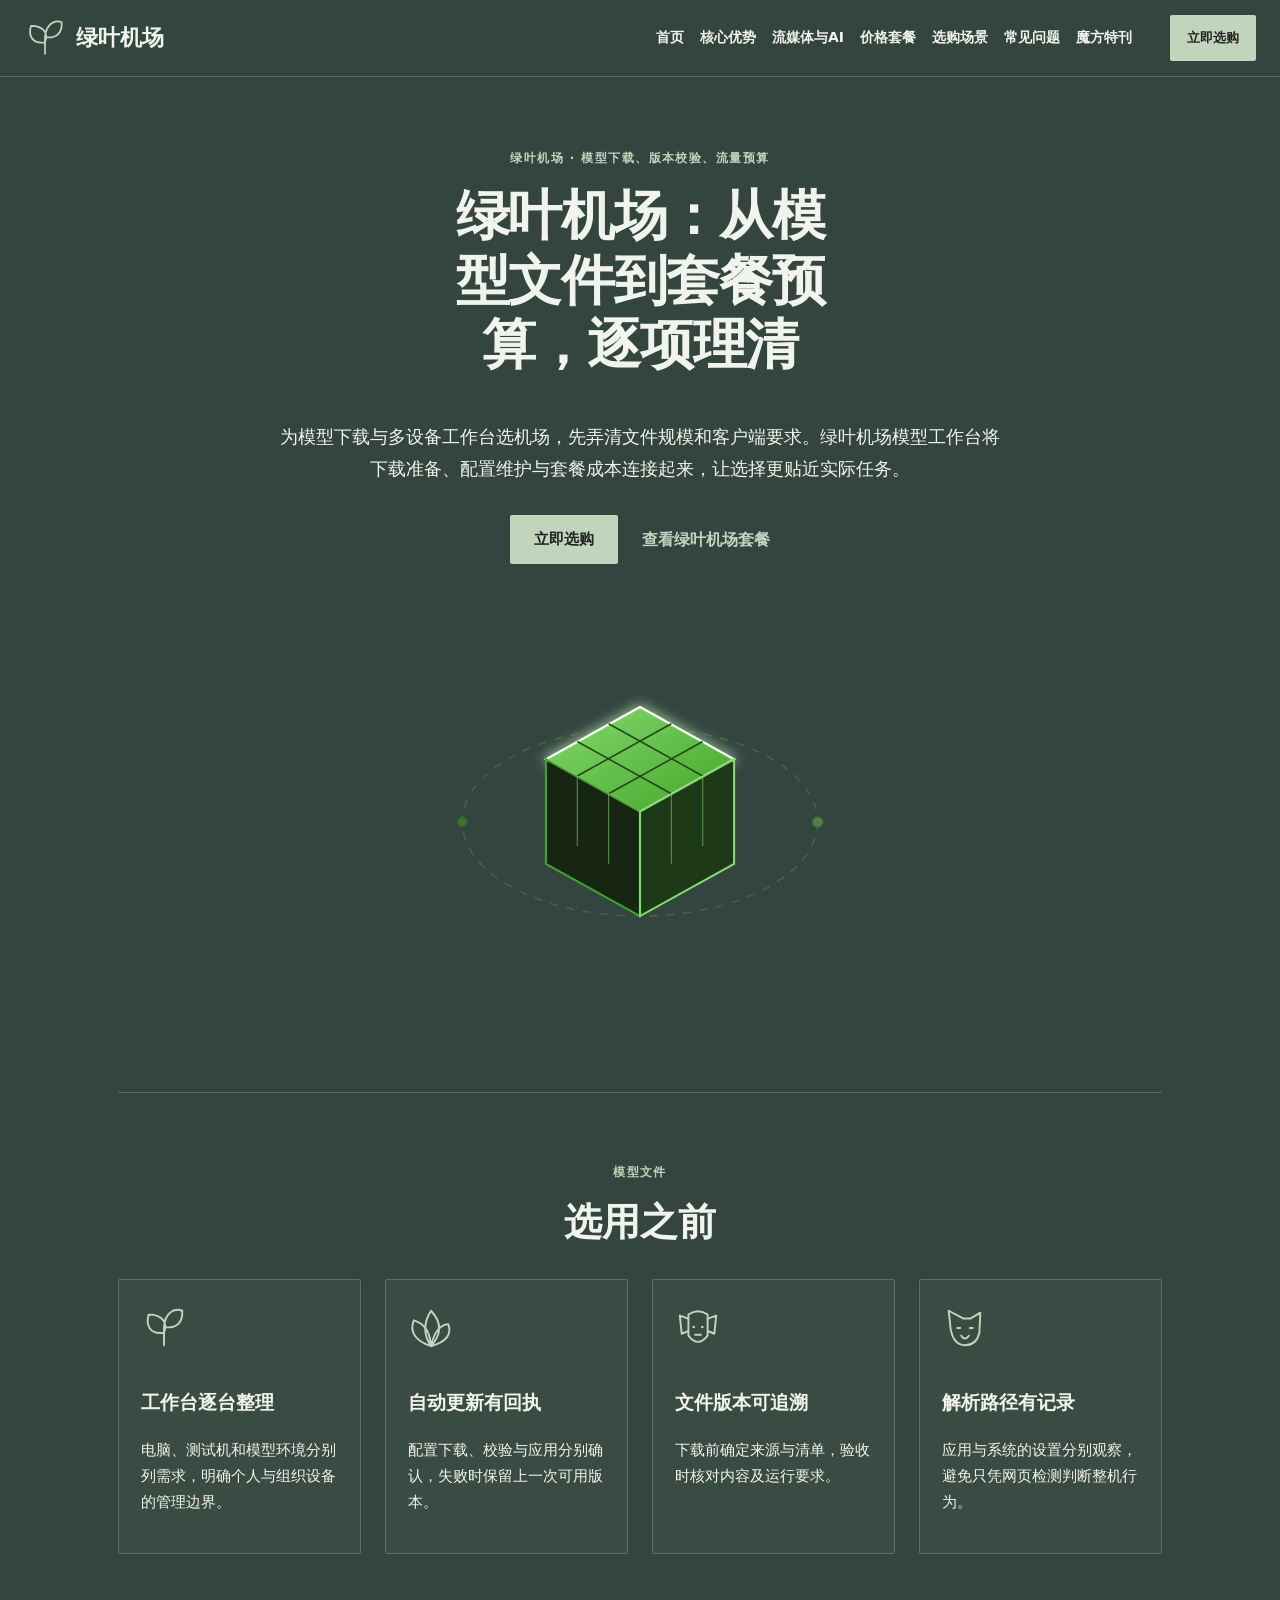
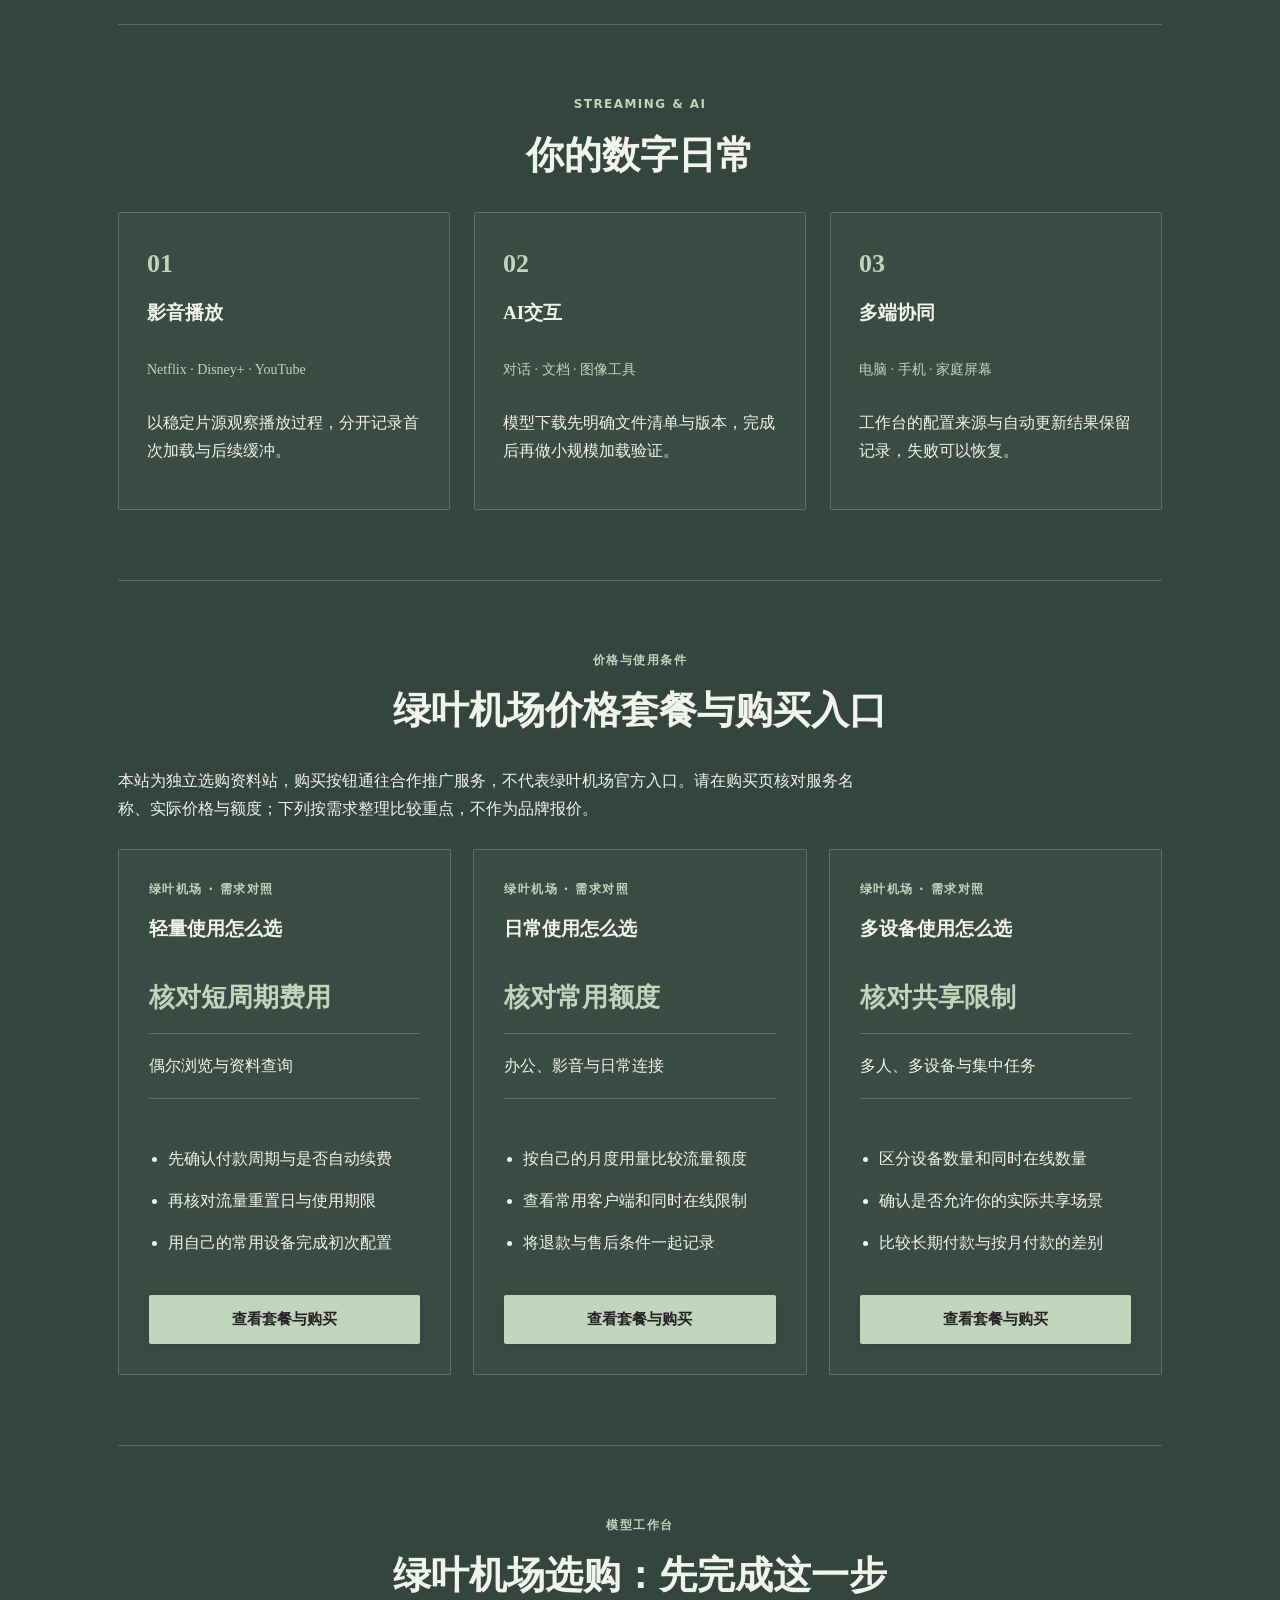
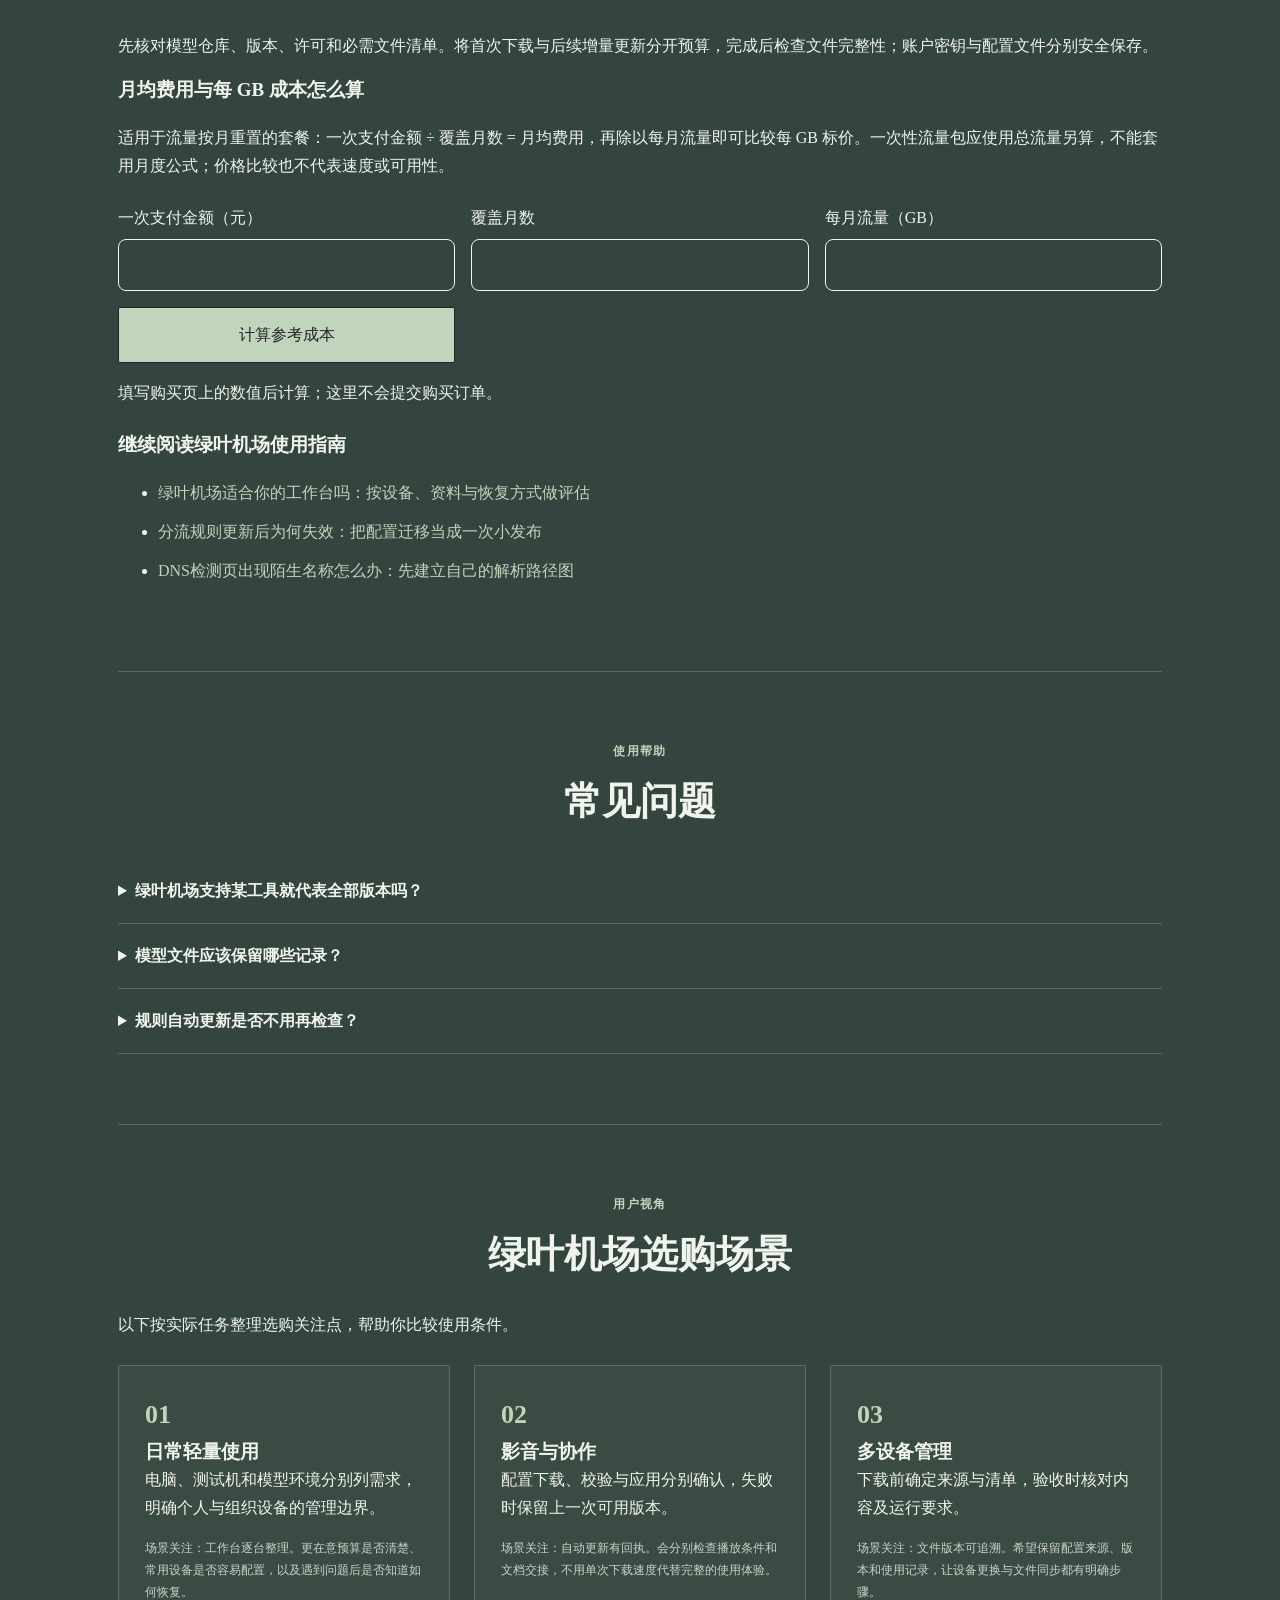
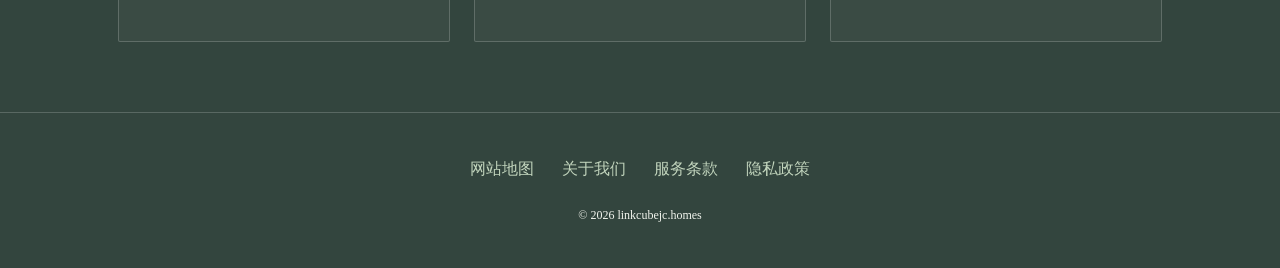
<file: index.html>
<!DOCTYPE html>

<html lang="zh-CN"><head><meta charset="utf-8"/><meta content="width=device-width,initial-scale=1" name="viewport"/><title>绿叶机场客户端与下载指南｜模型文件和套餐预算</title><meta content="为模型下载与多设备工作台选机场，先弄清文件规模和客户端要求。绿叶机场模型工作台将下载准备、配置维护与套餐成本连接起来，让选择更贴近实际任务。" name="description"/><link href="https://linkcubejc.homes/" rel="canonical"/><meta content="website" property="og:type"/><meta content="绿叶机场客户端与下载指南｜模型文件和套餐预算" property="og:title"/><meta content="为模型下载与多设备工作台选机场，先弄清文件规模和客户端要求。绿叶机场模型工作台将下载准备、配置维护与套餐成本连接起来，让选择更贴近实际任务。" property="og:description"/><meta content="https://linkcubejc.homes/" property="og:url"/><meta content="https://linkcubejc.homes/share.png" property="og:image"/><meta content="zh_CN" property="og:locale"/><link href="favicon.svg" rel="icon" type="image/svg+xml"/><link href="style.css" rel="stylesheet"/><script defer="" src="menu.js"></script><script type="application/ld+json">{"@context": "https://schema.org", "@type": "WebPage", "name": "绿叶机场客户端与下载指南｜模型文件和套餐预算", "url": "https://linkcubejc.homes/", "description": "为模型下载与多设备工作台选机场，先弄清文件规模和客户端要求。绿叶机场模型工作台将下载准备、配置维护与套餐成本连接起来，让选择更贴近实际任务。", "inLanguage": "zh-CN"}</script><link href="seo-guide.css" rel="stylesheet"/></head><body class="site-13 hero-C review-1 faq-1 nav-2"><header class="site-header"><div class="nav-wrap"><a class="brand" href="index.html"><svg aria-hidden="true" class="brand-mark" viewbox="0 0 48 48"><path d="M24 42V23 M24 29C8 31 5 20 8 10C23 10 28 19 24 29Z M24 23C25 7 36 3 43 6C44 18 37 25 24 23Z" fill="none" stroke="currentColor" stroke-linecap="round" stroke-linejoin="round" stroke-width="2"></path></svg><span>绿叶机场</span></a><nav aria-label="主导航" id="site-menu"><a href="index.html">首页</a><a href="index.html#features">核心优势</a><a href="index.html#streaming">流媒体与AI</a><a href="index.html#pricing">价格套餐</a><a href="index.html#testimonials">选购场景</a><a href="index.html#faq">常见问题</a><a href="cube-journal.html">魔方特刊</a></nav><div class="nav-actions"><a class="button compact" href="https://ww012.twilightaff.com/#/?code=A56DH1Af" rel="sponsored nofollow noopener" target="_blank">立即选购</a><button aria-controls="site-menu" aria-expanded="false" aria-label="切换主导航菜单" class="menu-toggle" type="button"><span></span><span></span></button></div></div></header><main class="site-main"><section class="hero-section"><div class="hero-copy"><span class="eyebrow">绿叶机场 · 模型下载、版本校验、流量预算</span><h1>绿叶机场：从模型文件到套餐预算，逐项理清</h1><p class="hero-intro">为模型下载与多设备工作台选机场，先弄清文件规模和客户端要求。绿叶机场模型工作台将下载准备、配置维护与套餐成本连接起来，让选择更贴近实际任务。</p><div class="hero-actions"><a class="button" href="https://ww012.twilightaff.com/#/?code=A56DH1Af" rel="sponsored nofollow noopener" target="_blank">立即选购</a><a class="text-button" href="#pricing">查看绿叶机场套餐</a></div></div><div aria-label="绿叶机场品牌动画" class="hero-art" role="img"><svg height="100%" style="max-height: 400px;" viewbox="0 0 520 440" width="100%" xmlns="http://www.w3.org/2000/svg">
<defs>
<lineargradient id="cubeMintGrad" x1="0" x2="1" y1="0" y2="1">
<stop offset="0%" stop-color="#85da6e"></stop>
<stop offset="100%" stop-color="#41a527"></stop>
</lineargradient>
<filter height="140%" id="cubeTechGlow" width="140%" x="-20%" y="-20%">
<fegaussianblur result="blur" stddeviation="6"></fegaussianblur>
<fecomposite in="SourceGraphic" in2="blur" operator="over"></fecomposite>
</filter>
</defs>
<style>
    @keyframes cubeRotateFloat {
      0%, 100% { transform: translateY(0px) rotate(0deg); }
      50% { transform: translateY(-12px) rotate(2deg); }
    }
    @keyframes gridPulse {
      0%, 100% { opacity: 0.4; }
      50% { opacity: 0.9; }
    }
    .cube-main { animation: cubeRotateFloat 4.8s ease-in-out infinite; transform-origin: 260px 220px; }
    .data-grid { animation: gridPulse 3s ease-in-out infinite; }
  </style>
<!-- Rotating Orbit Axis -->
<g opacity="0.4" stroke="#41a527" stroke-width="1.5">
<ellipse cx="260" cy="220" fill="none" rx="170" ry="90" stroke-dasharray="8,8"></ellipse>
<circle cx="430" cy="220" fill="#85da6e" r="5"></circle>
<circle cx="90" cy="220" fill="#3fbb1f" r="4"></circle>
</g>
<!-- LinkCube Isometric Block (The Multi-Dimensional Hub) -->
<g class="cube-main">
<!-- Top Face -->
<polygon fill="url(#cubeMintGrad)" filter="url(#cubeTechGlow)" points="260,110 350,160 260,210 170,160" stroke="#fff" stroke-width="2"></polygon>
<!-- Top Grid Lines (Rubik Cube Division) -->
<line stroke="#234819" stroke-width="1.5" x1="200" x2="290" y1="143" y2="193"></line>
<line stroke="#234819" stroke-width="1.5" x1="230" x2="320" y1="126" y2="176"></line>
<line stroke="#234819" stroke-width="1.5" x1="320" x2="230" y1="143" y2="193"></line>
<line stroke="#234819" stroke-width="1.5" x1="290" x2="200" y1="126" y2="176"></line>
<!-- Left Face -->
<polygon fill="#162612" points="170,160 260,210 260,310 170,260" stroke="#41a527" stroke-width="2"></polygon>
<line opacity="0.6" stroke="#85da6e" stroke-width="1" x1="200" x2="200" y1="243" y2="176"></line>
<line opacity="0.6" stroke="#85da6e" stroke-width="1" x1="230" x2="230" y1="260" y2="193"></line>
<!-- Right Face -->
<polygon fill="#1e3917" points="260,210 350,160 350,260 260,310" stroke="#85da6e" stroke-width="2"></polygon>
<line opacity="0.6" stroke="#85da6e" stroke-width="1" x1="290" x2="290" y1="260" y2="193"></line>
<line opacity="0.6" stroke="#85da6e" stroke-width="1" x1="320" x2="320" y1="243" y2="176"></line>
</g>
</svg></div></section><section class="section" id="features"><div class="section-heading"><span class="eyebrow">模型文件</span><h2>选用之前</h2></div><div class="features list"><div class="feature"><svg aria-hidden="true" class="" viewbox="0 0 48 48"><path d="M24 42V23 M24 29C8 31 5 20 8 10C23 10 28 19 24 29Z M24 23C25 7 36 3 43 6C44 18 37 25 24 23Z" fill="none" stroke="currentColor" stroke-linecap="round" stroke-linejoin="round" stroke-width="2"></path></svg><div><h3>工作台逐台整理</h3><p>电脑、测试机和模型环境分别列需求，明确个人与组织设备的管理边界。</p></div></div><div class="feature"><svg aria-hidden="true" class="" viewbox="0 0 48 48"><path d="M24 43Q12 25 24 6Q41 24 24 43Z M24 43Q-1 34 6 16Q23 21 24 43Z M24 43Q48 36 42 20Q29 21 24 43Z" fill="none" stroke="currentColor" stroke-linecap="round" stroke-linejoin="round" stroke-width="2"></path></svg><div><h3>自动更新有回执</h3><p>配置下载、校验与应用分别确认，失败时保留上一次可用版本。</p></div></div><div class="feature"><svg aria-hidden="true" class="" viewbox="0 0 48 48"><path d="M13 14L5 11L7 30L14 27 M35 14L43 11L41 30L34 27 M14 10Q24 3 34 10V32Q24 45 14 32Z M19 23H20 M28 23H29 M21 31H27" fill="none" stroke="currentColor" stroke-linecap="round" stroke-linejoin="round" stroke-width="2"></path></svg><div><h3>文件版本可追溯</h3><p>下载前确定来源与清单，验收时核对内容及运行要求。</p></div></div><div class="feature"><svg aria-hidden="true" class="" viewbox="0 0 48 48"><path d="M9 25L7 6L22 14H30L40 8L39 29Q36 42 24 42Q12 42 9 25Z M16 24H19 M29 24H32 M20 32Q24 38 28 32" fill="none" stroke="currentColor" stroke-linecap="round" stroke-linejoin="round" stroke-width="2"></path></svg><div><h3>解析路径有记录</h3><p>应用与系统的设置分别观察，避免只凭网页检测判断整机行为。</p></div></div></div></section><section class="section" id="streaming"><div class="section-heading"><span class="eyebrow">STREAMING &amp; AI</span><h2>你的数字日常</h2></div><div class="use-cases rows"><div class="use-case"><span class="item-no">01</span><h3>影音播放</h3><p class="platforms">Netflix · Disney+ · YouTube</p><p>以稳定片源观察播放过程，分开记录首次加载与后续缓冲。</p></div><div class="use-case"><span class="item-no">02</span><h3>AI交互</h3><p class="platforms">对话 · 文档 · 图像工具</p><p>模型下载先明确文件清单与版本，完成后再做小规模加载验证。</p></div><div class="use-case"><span class="item-no">03</span><h3>多端协同</h3><p class="platforms">电脑 · 手机 · 家庭屏幕</p><p>工作台的配置来源与自动更新结果保留记录，失败可以恢复。</p></div></div></section><section class="section" id="pricing"><div class="section-heading"><span class="eyebrow">价格与使用条件</span><h2>绿叶机场价格套餐与购买入口</h2></div><p class="section-intro">本站为独立选购资料站，购买按钮通往合作推广服务，不代表绿叶机场官方入口。请在购买页核对服务名称、实际价格与额度；下列按需求整理比较重点，不作为品牌报价。</p><div class="plans cards"><div class="plan"><span class="eyebrow">绿叶机场 · 需求对照</span><h3>轻量使用怎么选</h3><p class="price-value">核对短周期费用</p><p class="quota">偶尔浏览与资料查询</p><ul><li>先确认付款周期与是否自动续费</li><li>再核对流量重置日与使用期限</li><li>用自己的常用设备完成初次配置</li></ul> <a class="button" href="https://ww012.twilightaff.com/#/?code=A56DH1Af" rel="sponsored nofollow noopener" target="_blank">查看套餐与购买</a>
</div><div class="plan"><span class="eyebrow">绿叶机场 · 需求对照</span><h3>日常使用怎么选</h3><p class="price-value">核对常用额度</p><p class="quota">办公、影音与日常连接</p><ul><li>按自己的月度用量比较流量额度</li><li>查看常用客户端和同时在线限制</li><li>将退款与售后条件一起记录</li></ul> <a class="button" href="https://ww012.twilightaff.com/#/?code=A56DH1Af" rel="sponsored nofollow noopener" target="_blank">查看套餐与购买</a>
</div><div class="plan"><span class="eyebrow">绿叶机场 · 需求对照</span><h3>多设备使用怎么选</h3><p class="price-value">核对共享限制</p><p class="quota">多人、多设备与集中任务</p><ul><li>区分设备数量和同时在线数量</li><li>确认是否允许你的实际共享场景</li><li>比较长期付款与按月付款的差别</li></ul> <a class="button" href="https://ww012.twilightaff.com/#/?code=A56DH1Af" rel="sponsored nofollow noopener" target="_blank">查看套餐与购买</a>
</div></div></section><section class="section seo-plan-guide" id="plan-guide"><div class="section-heading"><span class="eyebrow">模型工作台</span><h2>绿叶机场选购：先完成这一步</h2></div><p>先核对模型仓库、版本、许可和必需文件清单。将首次下载与后续增量更新分开预算，完成后检查文件完整性；账户密钥与配置文件分别安全保存。</p><h3>月均费用与每 GB 成本怎么算</h3><p>适用于流量按月重置的套餐：一次支付金额 ÷ 覆盖月数 = 月均费用，再除以每月流量即可比较每 GB 标价。一次性流量包应使用总流量另算，不能套用月度公式；价格比较也不代表速度或可用性。</p><form class="seo-cost-form"><label>一次支付金额（元）<input inputmode="decimal" min="0.01" name="amount" required="" step="0.01" type="number"/></label><label>覆盖月数<input inputmode="numeric" max="120" min="1" name="months" required="" step="1" type="number"/></label><label>每月流量（GB）<input inputmode="decimal" min="0.01" name="quota" required="" step="0.01" type="number"/></label><button class="button" type="submit">计算参考成本</button><output aria-live="polite">填写购买页上的数值后计算；这里不会提交购买订单。</output></form><div class="seo-reading"><h3>继续阅读绿叶机场使用指南</h3><ul><li><a href="linkcube-bgp-anycast-multi-path-routing.html">绿叶机场适合你的工作台吗：按设备、资料与恢复方式做评估</a></li><li><a href="linkcube-clash-singbox-rule-automation.html">分流规则更新后为何失效：把配置迁移当成一次小发布</a></li><li><a href="linkcube-dns-leak-prevention-doh-dot.html">DNS检测页出现陌生名称怎么办：先建立自己的解析路径图</a></li></ul></div></section><section class="section" id="faq"><div class="section-heading"><span class="eyebrow">使用帮助</span><h2>常见问题</h2></div><div class="faq-list"><details><summary>绿叶机场支持某工具就代表全部版本吗？</summary><p>不能直接推断，客户端版本、核心和配置格式需要匹配核对。</p></details><details><summary>模型文件应该保留哪些记录？</summary><p>保留仓库、精确版本、许可状态与必需文件清单，访问密钥另行安全管理。</p></details><details><summary>规则自动更新是否不用再检查？</summary><p>仍需可见的成功与失败状态，并确认来源变化和恢复方式。</p></details></div></section><section class="section" id="testimonials"><div class="section-heading"><span class="eyebrow">用户视角</span><h2>绿叶机场选购场景</h2></div><p class="section-intro">以下按实际任务整理选购关注点，帮助你比较使用条件。</p><div class="reviews"><div class="review"><span class="review-mark">01</span><h3>日常轻量使用</h3><p>电脑、测试机和模型环境分别列需求，明确个人与组织设备的管理边界。</p><p class="small">场景关注：工作台逐台整理。更在意预算是否清楚、常用设备是否容易配置，以及遇到问题后是否知道如何恢复。</p></div><div class="review"><span class="review-mark">02</span><h3>影音与协作</h3><p>配置下载、校验与应用分别确认，失败时保留上一次可用版本。</p><p class="small">场景关注：自动更新有回执。会分别检查播放条件和文档交接，不用单次下载速度代替完整的使用体验。</p></div><div class="review"><span class="review-mark">03</span><h3>多设备管理</h3><p>下载前确定来源与清单，验收时核对内容及运行要求。</p><p class="small">场景关注：文件版本可追溯。希望保留配置来源、版本和使用记录，让设备更换与文件同步都有明确步骤。</p></div></div></section></main><footer class="site-footer"><nav aria-label="页脚导航"><a href="sitemap.html">网站地图</a><a href="about.html">关于我们</a><a href="terms.html">服务条款</a><a href="privacy.html">隐私政策</a></nav><p>© 2026 linkcubejc.homes</p></footer><script defer="True" src="seo-guide.js"></script></body></html>
</file>
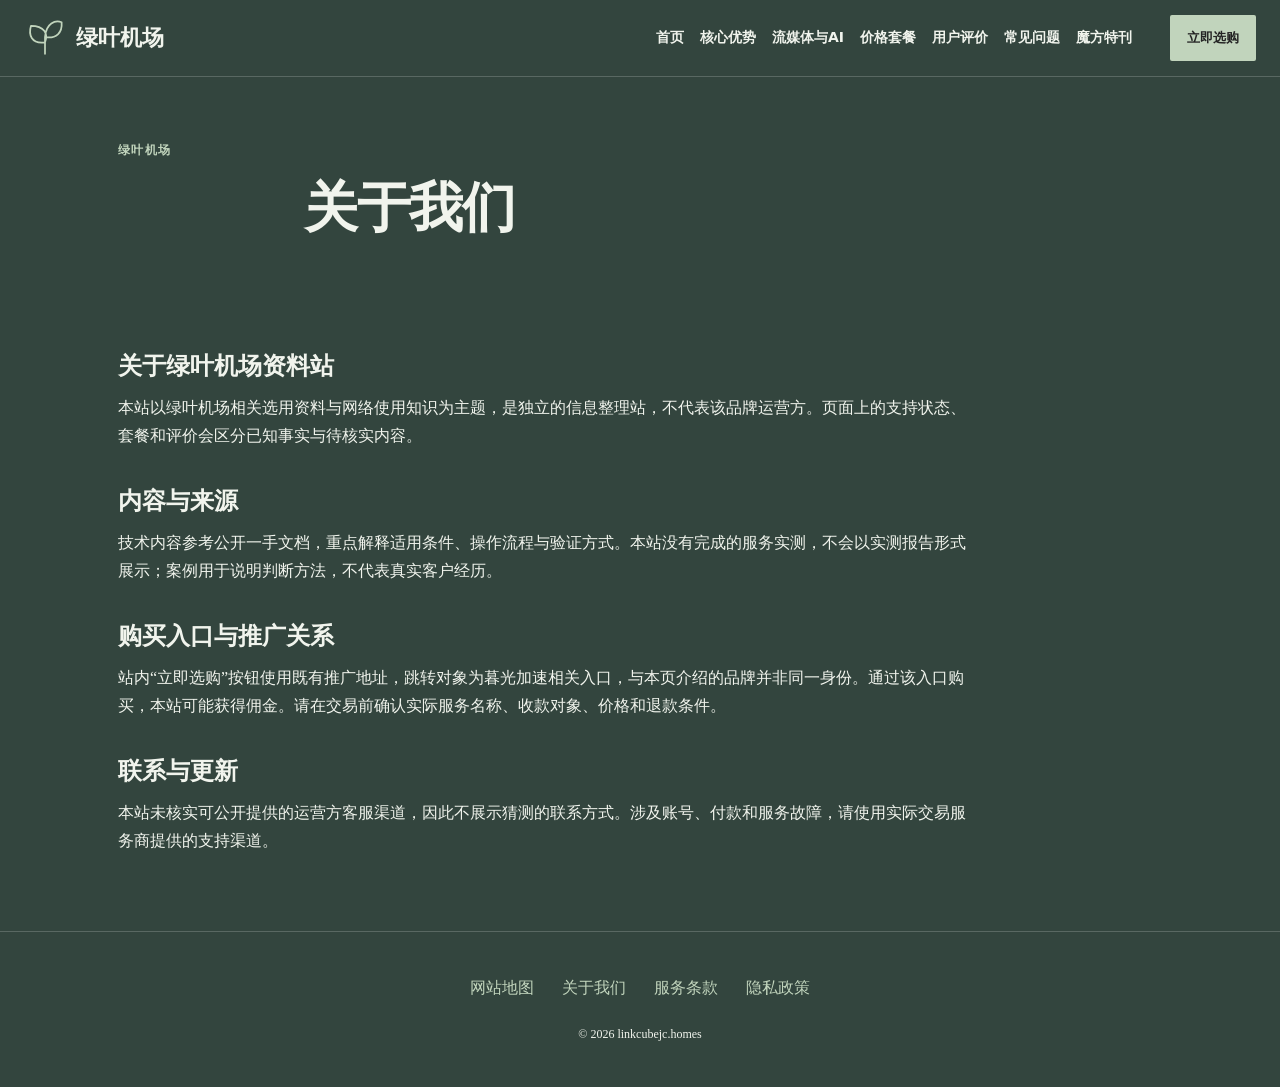
<file: about.html>
<!DOCTYPE html>
<html lang="zh-CN"><head><meta charset="UTF-8"><meta name="viewport" content="width=device-width,initial-scale=1"><title>关于我们｜绿叶机场·魔方特刊</title><meta name="description" content="魔方特刊的关于我们：说明绿叶机场资料整理、内容使用与第三方服务边界。"><meta name="keywords" content="绿叶机场,关于我们,魔方特刊,网络使用指南"><link rel="canonical" href="https://linkcubejc.homes/about.html"><meta property="og:type" content="website"><meta property="og:title" content="关于我们｜绿叶机场·魔方特刊"><meta property="og:description" content="魔方特刊的关于我们：说明绿叶机场资料整理、内容使用与第三方服务边界。"><meta property="og:url" content="https://linkcubejc.homes/about.html"><meta property="og:image" content="https://linkcubejc.homes/share.png"><meta property="og:locale" content="zh_CN"><link rel="icon" href="favicon.svg" type="image/svg+xml"><link rel="stylesheet" href="style.css"><script defer src="menu.js"></script><script type="application/ld+json">{"@context": "https://schema.org", "@type": "WebPage", "name": "关于我们｜绿叶机场·魔方特刊", "url": "https://linkcubejc.homes/about.html", "description": "魔方特刊的关于我们：说明绿叶机场资料整理、内容使用与第三方服务边界。", "inLanguage": "zh-CN"}</script></head><body class="site-13 hero-C review-1 faq-1 nav-2"><header class="site-header"><div class="nav-wrap"><a class="brand" href="index.html"><svg class="brand-mark" viewBox="0 0 48 48" aria-hidden="true"><path d="M24 42V23 M24 29C8 31 5 20 8 10C23 10 28 19 24 29Z M24 23C25 7 36 3 43 6C44 18 37 25 24 23Z" fill="none" stroke="currentColor" stroke-width="2" stroke-linecap="round" stroke-linejoin="round"/></svg><span>绿叶机场</span></a><nav id="site-menu" aria-label="主导航"><a href="index.html">首页</a><a href="index.html#features">核心优势</a><a href="index.html#streaming">流媒体与AI</a><a href="index.html#pricing">价格套餐</a><a href="index.html#testimonials">用户评价</a><a href="index.html#faq">常见问题</a><a href="cube-journal.html">魔方特刊</a></nav><div class="nav-actions"><a class="button compact" href="https://ww012.twilightaff.com/#/?code=A56DH1Af" target="_blank" rel="sponsored nofollow noopener">立即选购</a><button type="button" class="menu-toggle" aria-label="切换主导航菜单" aria-controls="site-menu" aria-expanded="false"><span></span><span></span></button></div></div></header><main class="site-main"><header class="page-heading"><span class="eyebrow">绿叶机场</span><h1>关于我们</h1></header><div class="prose"><h2>关于绿叶机场资料站</h2><p>本站以绿叶机场相关选用资料与网络使用知识为主题，是独立的信息整理站，不代表该品牌运营方。页面上的支持状态、套餐和评价会区分已知事实与待核实内容。</p><h2>内容与来源</h2><p>技术内容参考公开一手文档，重点解释适用条件、操作流程与验证方式。本站没有完成的服务实测，不会以实测报告形式展示；案例用于说明判断方法，不代表真实客户经历。</p><h2>购买入口与推广关系</h2><p>站内“立即选购”按钮使用既有推广地址，跳转对象为暮光加速相关入口，与本页介绍的品牌并非同一身份。通过该入口购买，本站可能获得佣金。请在交易前确认实际服务名称、收款对象、价格和退款条件。</p><h2>联系与更新</h2><p>本站未核实可公开提供的运营方客服渠道，因此不展示猜测的联系方式。涉及账号、付款和服务故障，请使用实际交易服务商提供的支持渠道。</p></div></main><footer class="site-footer"><nav aria-label="页脚导航"><a href="sitemap.html">网站地图</a><a href="about.html">关于我们</a><a href="terms.html">服务条款</a><a href="privacy.html">隐私政策</a></nav><p>© 2026 linkcubejc.homes</p></footer></body></html>
</file>
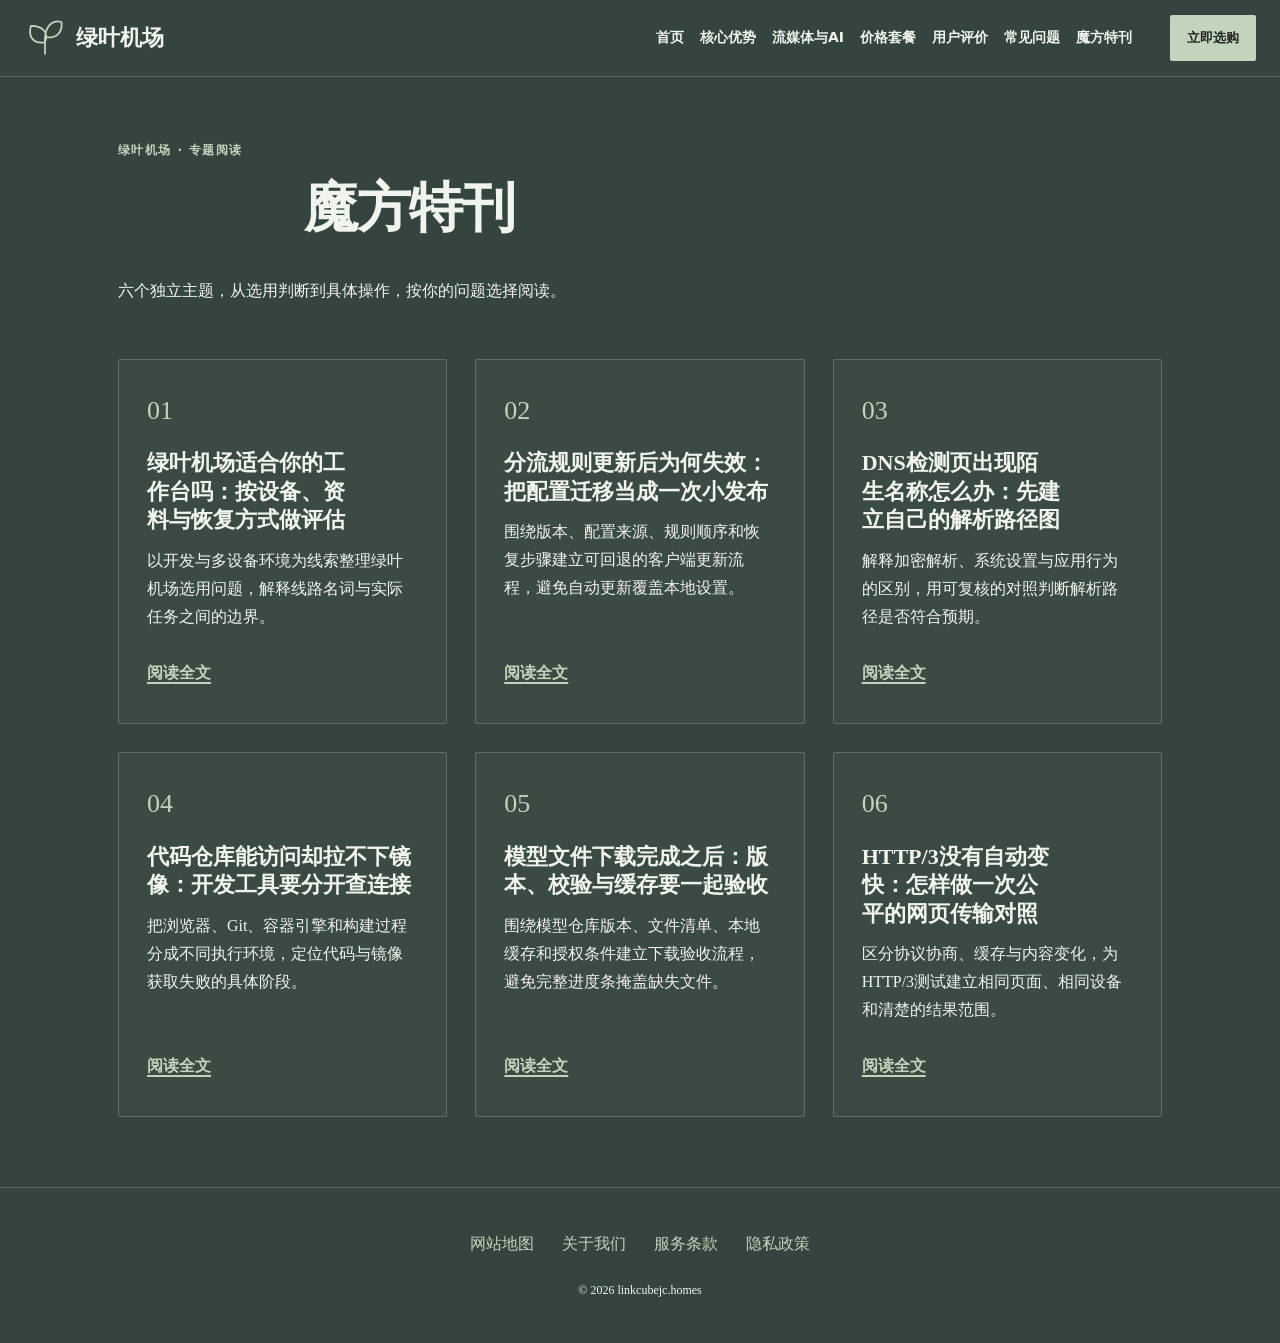
<file: cube-journal.html>
<!DOCTYPE html>
<html lang="zh-CN"><head><meta charset="UTF-8"><meta name="viewport" content="width=device-width,initial-scale=1"><title>魔方特刊｜绿叶机场专题文章</title><meta name="description" content="魔方特刊收录六篇独立专题，围绕电脑、容器工具和模型文件需要不同的连接策略展开阅读。"><meta name="keywords" content="绿叶机场,魔方特刊,魔方特刊,网络使用指南"><link rel="canonical" href="https://linkcubejc.homes/cube-journal.html"><meta property="og:type" content="website"><meta property="og:title" content="魔方特刊｜绿叶机场专题文章"><meta property="og:description" content="魔方特刊收录六篇独立专题，围绕电脑、容器工具和模型文件需要不同的连接策略展开阅读。"><meta property="og:url" content="https://linkcubejc.homes/cube-journal.html"><meta property="og:image" content="https://linkcubejc.homes/share.png"><meta property="og:locale" content="zh_CN"><link rel="icon" href="favicon.svg" type="image/svg+xml"><link rel="stylesheet" href="style.css"><script defer src="menu.js"></script><script type="application/ld+json">{"@context": "https://schema.org", "@type": "WebPage", "name": "魔方特刊｜绿叶机场专题文章", "url": "https://linkcubejc.homes/cube-journal.html", "description": "魔方特刊收录六篇独立专题，围绕电脑、容器工具和模型文件需要不同的连接策略展开阅读。", "inLanguage": "zh-CN"}</script></head><body class="site-13 hero-C review-1 faq-1 nav-2"><header class="site-header"><div class="nav-wrap"><a class="brand" href="index.html"><svg class="brand-mark" viewBox="0 0 48 48" aria-hidden="true"><path d="M24 42V23 M24 29C8 31 5 20 8 10C23 10 28 19 24 29Z M24 23C25 7 36 3 43 6C44 18 37 25 24 23Z" fill="none" stroke="currentColor" stroke-width="2" stroke-linecap="round" stroke-linejoin="round"/></svg><span>绿叶机场</span></a><nav id="site-menu" aria-label="主导航"><a href="index.html">首页</a><a href="index.html#features">核心优势</a><a href="index.html#streaming">流媒体与AI</a><a href="index.html#pricing">价格套餐</a><a href="index.html#testimonials">用户评价</a><a href="index.html#faq">常见问题</a><a href="cube-journal.html">魔方特刊</a></nav><div class="nav-actions"><a class="button compact" href="https://ww012.twilightaff.com/#/?code=A56DH1Af" target="_blank" rel="sponsored nofollow noopener">立即选购</a><button type="button" class="menu-toggle" aria-label="切换主导航菜单" aria-controls="site-menu" aria-expanded="false"><span></span><span></span></button></div></div></header><main class="site-main"><header class="page-heading"><span class="eyebrow">绿叶机场 · 专题阅读</span><h1>魔方特刊</h1><p>六个独立主题，从选用判断到具体操作，按你的问题选择阅读。</p></header><div class="article-list split"><article class="article-card"><h2>绿叶机场适合你的工作台吗：按设备、资料与恢复方式做评估</h2><p>以开发与多设备环境为线索整理绿叶机场选用问题，解释线路名词与实际任务之间的边界。</p><a href="linkcube-bgp-anycast-multi-path-routing.html">阅读全文</a></article><article class="article-card"><h2>分流规则更新后为何失效：把配置迁移当成一次小发布</h2><p>围绕版本、配置来源、规则顺序和恢复步骤建立可回退的客户端更新流程，避免自动更新覆盖本地设置。</p><a href="linkcube-clash-singbox-rule-automation.html">阅读全文</a></article><article class="article-card"><h2>DNS检测页出现陌生名称怎么办：先建立自己的解析路径图</h2><p>解释加密解析、系统设置与应用行为的区别，用可复核的对照判断解析路径是否符合预期。</p><a href="linkcube-dns-leak-prevention-doh-dot.html">阅读全文</a></article><article class="article-card"><h2>代码仓库能访问却拉不下镜像：开发工具要分开查连接</h2><p>把浏览器、Git、容器引擎和构建过程分成不同执行环境，定位代码与镜像获取失败的具体阶段。</p><a href="linkcube-docker-github-dev-acceleration.html">阅读全文</a></article><article class="article-card"><h2>模型文件下载完成之后：版本、校验与缓存要一起验收</h2><p>围绕模型仓库版本、文件清单、本地缓存和授权条件建立下载验收流程，避免完整进度条掩盖缺失文件。</p><a href="linkcube-huggingface-ai-model-weights.html">阅读全文</a></article><article class="article-card"><h2>HTTP/3没有自动变快：怎样做一次公平的网页传输对照</h2><p>区分协议协商、缓存与内容变化，为HTTP/3测试建立相同页面、相同设备和清楚的结果范围。</p><a href="linkcube-quic-http3-streaming-benchmark.html">阅读全文</a></article></div></main><footer class="site-footer"><nav aria-label="页脚导航"><a href="sitemap.html">网站地图</a><a href="about.html">关于我们</a><a href="terms.html">服务条款</a><a href="privacy.html">隐私政策</a></nav><p>© 2026 linkcubejc.homes</p></footer></body></html>
</file>
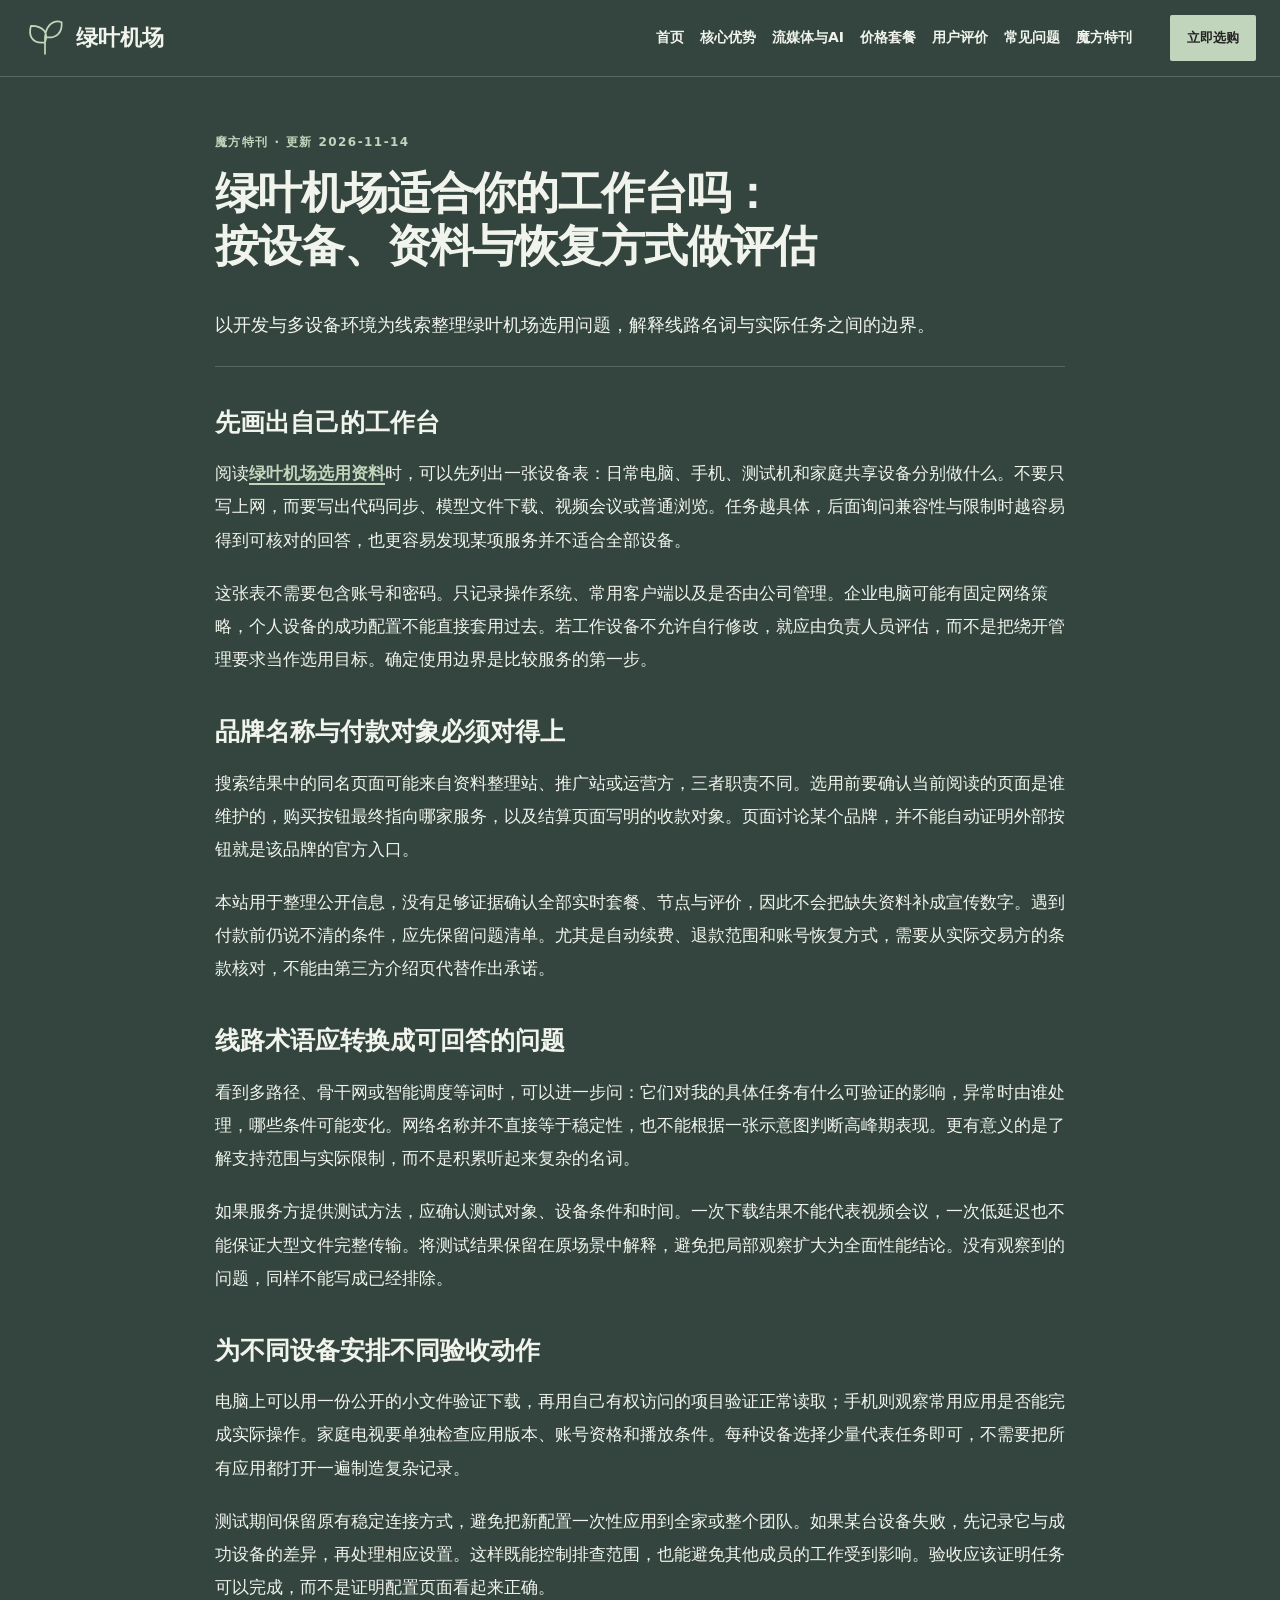
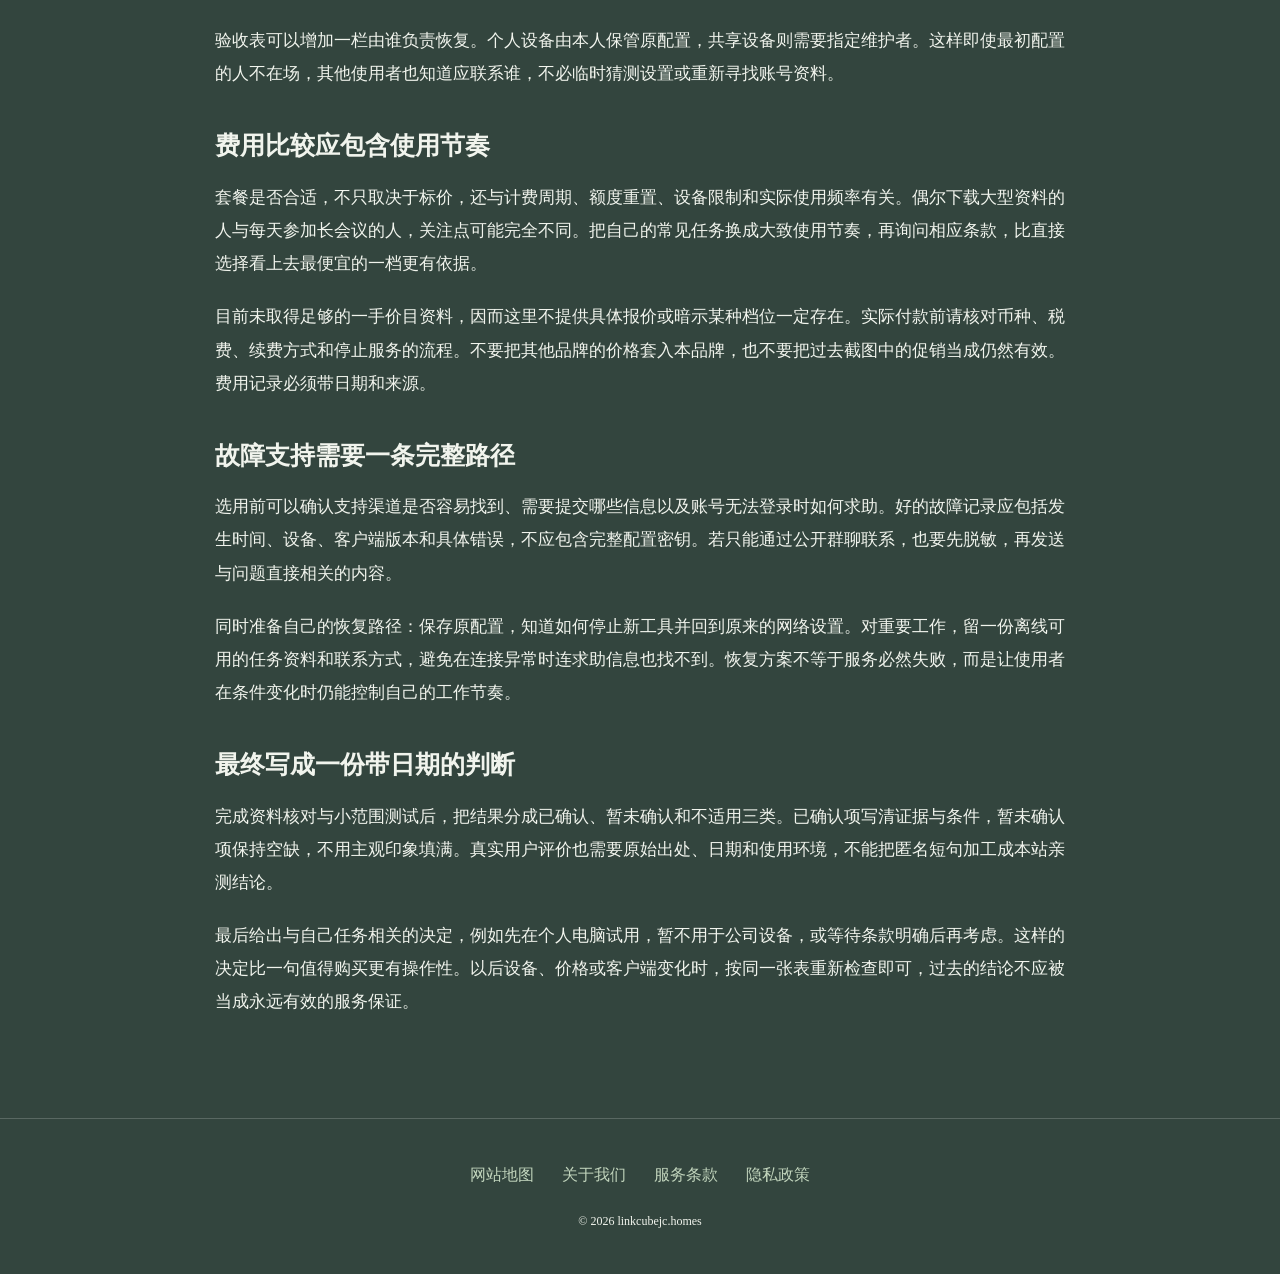
<file: linkcube-bgp-anycast-multi-path-routing.html>
<!DOCTYPE html>
<html lang="zh-CN"><head><meta charset="UTF-8"><meta name="viewport" content="width=device-width,initial-scale=1"><title>绿叶机场适合你的工作台吗：按设备、资料与恢复方式做评估｜绿叶机场</title><meta name="description" content="以开发与多设备环境为线索整理绿叶机场选用问题，解释线路名词与实际任务之间的边界。"><meta name="keywords" content="绿叶机场,绿叶机场适合你的工作台吗：按设备、资料与恢复方式做评估,先画出自己的工作台,网络使用指南"><link rel="canonical" href="https://linkcubejc.homes/linkcube-bgp-anycast-multi-path-routing.html"><meta property="og:type" content="article"><meta property="og:title" content="绿叶机场适合你的工作台吗：按设备、资料与恢复方式做评估｜绿叶机场"><meta property="og:description" content="以开发与多设备环境为线索整理绿叶机场选用问题，解释线路名词与实际任务之间的边界。"><meta property="og:url" content="https://linkcubejc.homes/linkcube-bgp-anycast-multi-path-routing.html"><meta property="og:image" content="https://linkcubejc.homes/share.png"><meta property="og:locale" content="zh_CN"><link rel="icon" href="favicon.svg" type="image/svg+xml"><link rel="stylesheet" href="style.css"><script defer src="menu.js"></script><script type="application/ld+json">{"@context": "https://schema.org", "@type": "Article", "name": "绿叶机场适合你的工作台吗：按设备、资料与恢复方式做评估｜绿叶机场", "url": "https://linkcubejc.homes/linkcube-bgp-anycast-multi-path-routing.html", "description": "以开发与多设备环境为线索整理绿叶机场选用问题，解释线路名词与实际任务之间的边界。", "inLanguage": "zh-CN", "headline": "绿叶机场适合你的工作台吗：按设备、资料与恢复方式做评估｜绿叶机场", "dateModified": "2026-11-14", "image": "https://linkcubejc.homes/share.png"}</script></head><body class="site-13 hero-C review-1 faq-1 nav-2"><header class="site-header"><div class="nav-wrap"><a class="brand" href="index.html"><svg class="brand-mark" viewBox="0 0 48 48" aria-hidden="true"><path d="M24 42V23 M24 29C8 31 5 20 8 10C23 10 28 19 24 29Z M24 23C25 7 36 3 43 6C44 18 37 25 24 23Z" fill="none" stroke="currentColor" stroke-width="2" stroke-linecap="round" stroke-linejoin="round"/></svg><span>绿叶机场</span></a><nav id="site-menu" aria-label="主导航"><a href="index.html">首页</a><a href="index.html#features">核心优势</a><a href="index.html#streaming">流媒体与AI</a><a href="index.html#pricing">价格套餐</a><a href="index.html#testimonials">用户评价</a><a href="index.html#faq">常见问题</a><a href="cube-journal.html">魔方特刊</a></nav><div class="nav-actions"><a class="button compact" href="https://ww012.twilightaff.com/#/?code=A56DH1Af" target="_blank" rel="sponsored nofollow noopener">立即选购</a><button type="button" class="menu-toggle" aria-label="切换主导航菜单" aria-controls="site-menu" aria-expanded="false"><span></span><span></span></button></div></div></header><main class="site-main"><article class="article-page"><header><span class="eyebrow">魔方特刊 · 更新 2026-11-14</span><h1>绿叶机场适合你的工作台吗：按设备、资料与恢复方式做评估</h1><p class="lead">以开发与多设备环境为线索整理绿叶机场选用问题，解释线路名词与实际任务之间的边界。</p></header><div class="article-body"><h2>先画出自己的工作台</h2><p>阅读<a href="index.html">绿叶机场选用资料</a>时，可以先列出一张设备表：日常电脑、手机、测试机和家庭共享设备分别做什么。不要只写上网，而要写出代码同步、模型文件下载、视频会议或普通浏览。任务越具体，后面询问兼容性与限制时越容易得到可核对的回答，也更容易发现某项服务并不适合全部设备。</p><p>这张表不需要包含账号和密码。只记录操作系统、常用客户端以及是否由公司管理。企业电脑可能有固定网络策略，个人设备的成功配置不能直接套用过去。若工作设备不允许自行修改，就应由负责人员评估，而不是把绕开管理要求当作选用目标。确定使用边界是比较服务的第一步。</p><h2>品牌名称与付款对象必须对得上</h2><p>搜索结果中的同名页面可能来自资料整理站、推广站或运营方，三者职责不同。选用前要确认当前阅读的页面是谁维护的，购买按钮最终指向哪家服务，以及结算页面写明的收款对象。页面讨论某个品牌，并不能自动证明外部按钮就是该品牌的官方入口。</p><p>本站用于整理公开信息，没有足够证据确认全部实时套餐、节点与评价，因此不会把缺失资料补成宣传数字。遇到付款前仍说不清的条件，应先保留问题清单。尤其是自动续费、退款范围和账号恢复方式，需要从实际交易方的条款核对，不能由第三方介绍页代替作出承诺。</p><h2>线路术语应转换成可回答的问题</h2><p>看到多路径、骨干网或智能调度等词时，可以进一步问：它们对我的具体任务有什么可验证的影响，异常时由谁处理，哪些条件可能变化。网络名称并不直接等于稳定性，也不能根据一张示意图判断高峰期表现。更有意义的是了解支持范围与实际限制，而不是积累听起来复杂的名词。</p><p>如果服务方提供测试方法，应确认测试对象、设备条件和时间。一次下载结果不能代表视频会议，一次低延迟也不能保证大型文件完整传输。将测试结果保留在原场景中解释，避免把局部观察扩大为全面性能结论。没有观察到的问题，同样不能写成已经排除。</p><h2>为不同设备安排不同验收动作</h2><p>电脑上可以用一份公开的小文件验证下载，再用自己有权访问的项目验证正常读取；手机则观察常用应用是否能完成实际操作。家庭电视要单独检查应用版本、账号资格和播放条件。每种设备选择少量代表任务即可，不需要把所有应用都打开一遍制造复杂记录。</p><p>测试期间保留原有稳定连接方式，避免把新配置一次性应用到全家或整个团队。如果某台设备失败，先记录它与成功设备的差异，再处理相应设置。这样既能控制排查范围，也能避免其他成员的工作受到影响。验收应该证明任务可以完成，而不是证明配置页面看起来正确。</p><p>验收表可以增加一栏由谁负责恢复。个人设备由本人保管原配置，共享设备则需要指定维护者。这样即使最初配置的人不在场，其他使用者也知道应联系谁，不必临时猜测设置或重新寻找账号资料。</p><h2>费用比较应包含使用节奏</h2><p>套餐是否合适，不只取决于标价，还与计费周期、额度重置、设备限制和实际使用频率有关。偶尔下载大型资料的人与每天参加长会议的人，关注点可能完全不同。把自己的常见任务换成大致使用节奏，再询问相应条款，比直接选择看上去最便宜的一档更有依据。</p><p>目前未取得足够的一手价目资料，因而这里不提供具体报价或暗示某种档位一定存在。实际付款前请核对币种、税费、续费方式和停止服务的流程。不要把其他品牌的价格套入本品牌，也不要把过去截图中的促销当成仍然有效。费用记录必须带日期和来源。</p><h2>故障支持需要一条完整路径</h2><p>选用前可以确认支持渠道是否容易找到、需要提交哪些信息以及账号无法登录时如何求助。好的故障记录应包括发生时间、设备、客户端版本和具体错误，不应包含完整配置密钥。若只能通过公开群聊联系，也要先脱敏，再发送与问题直接相关的内容。</p><p>同时准备自己的恢复路径：保存原配置，知道如何停止新工具并回到原来的网络设置。对重要工作，留一份离线可用的任务资料和联系方式，避免在连接异常时连求助信息也找不到。恢复方案不等于服务必然失败，而是让使用者在条件变化时仍能控制自己的工作节奏。</p><h2>最终写成一份带日期的判断</h2><p>完成资料核对与小范围测试后，把结果分成已确认、暂未确认和不适用三类。已确认项写清证据与条件，暂未确认项保持空缺，不用主观印象填满。真实用户评价也需要原始出处、日期和使用环境，不能把匿名短句加工成本站亲测结论。</p><p>最后给出与自己任务相关的决定，例如先在个人电脑试用，暂不用于公司设备，或等待条款明确后再考虑。这样的决定比一句值得购买更有操作性。以后设备、价格或客户端变化时，按同一张表重新检查即可，过去的结论不应被当成永远有效的服务保证。</p></div></article></main><footer class="site-footer"><nav aria-label="页脚导航"><a href="sitemap.html">网站地图</a><a href="about.html">关于我们</a><a href="terms.html">服务条款</a><a href="privacy.html">隐私政策</a></nav><p>© 2026 linkcubejc.homes</p></footer></body></html>
</file>
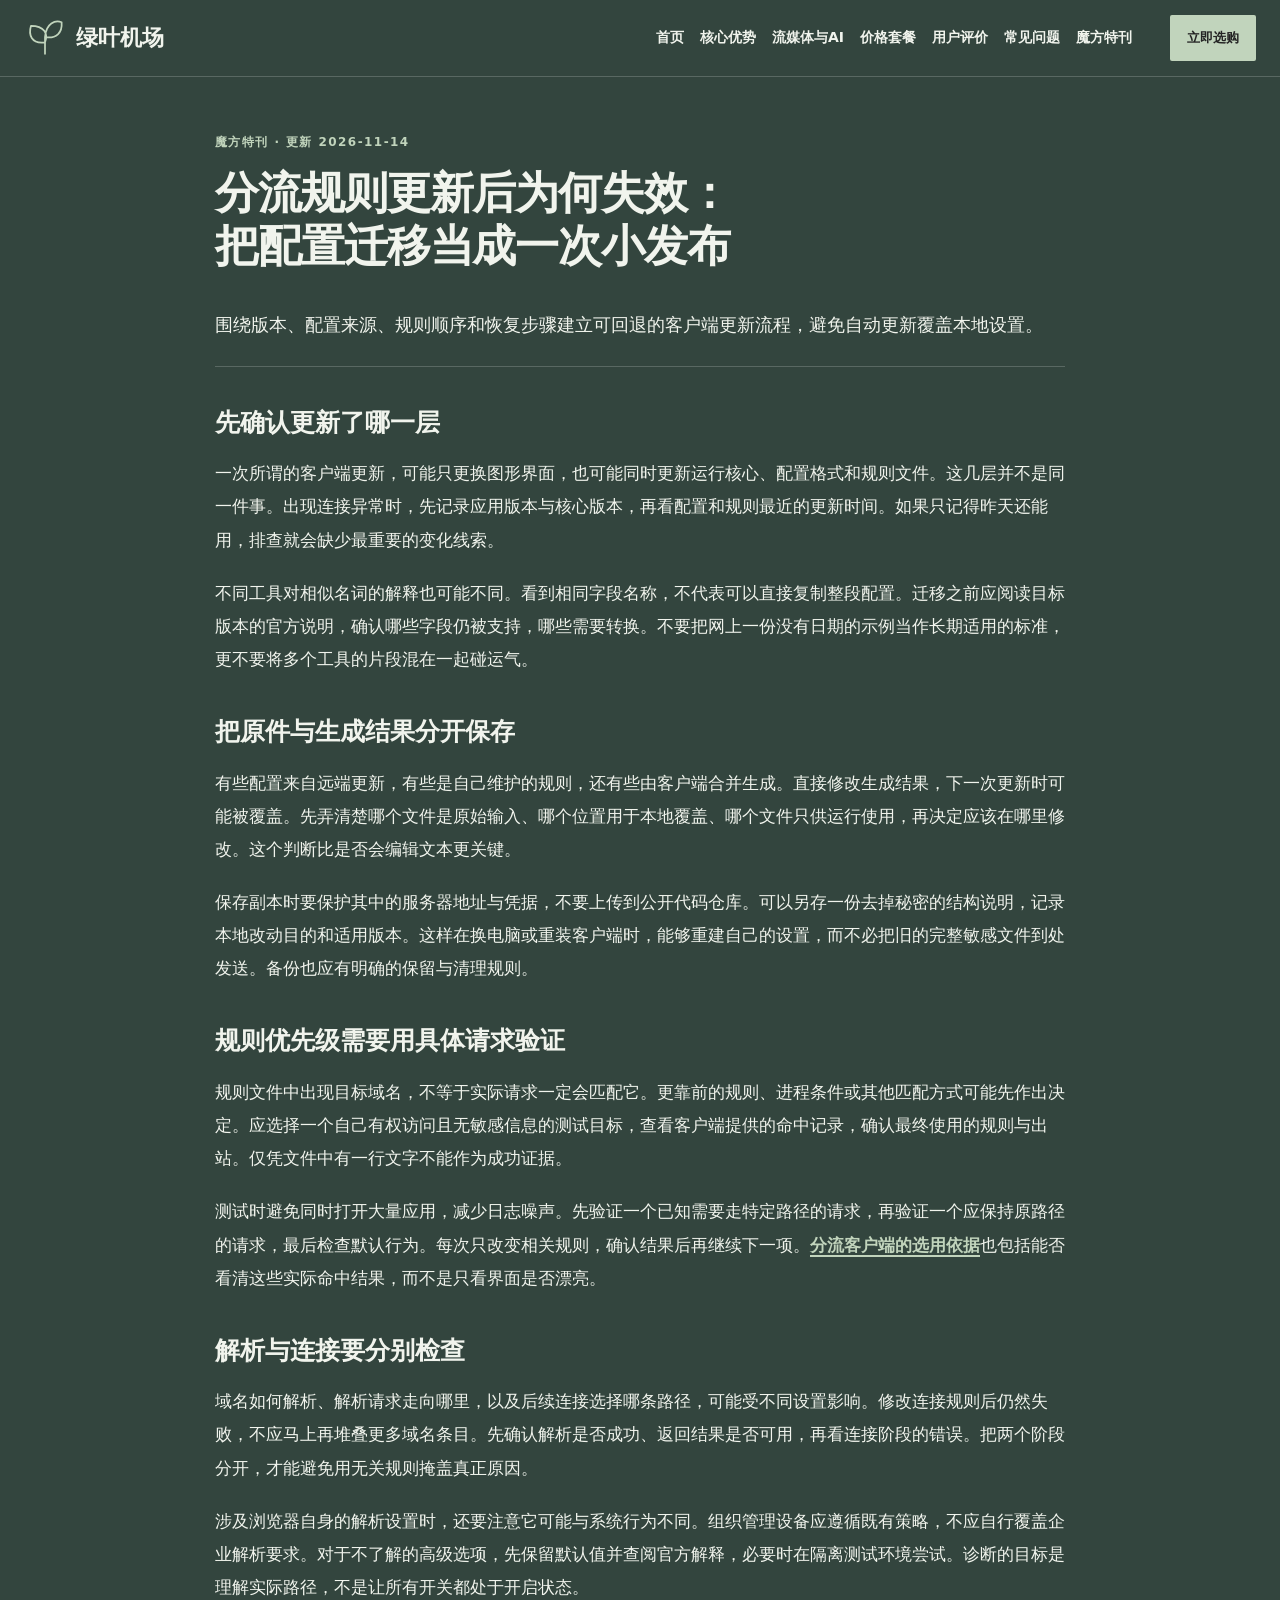
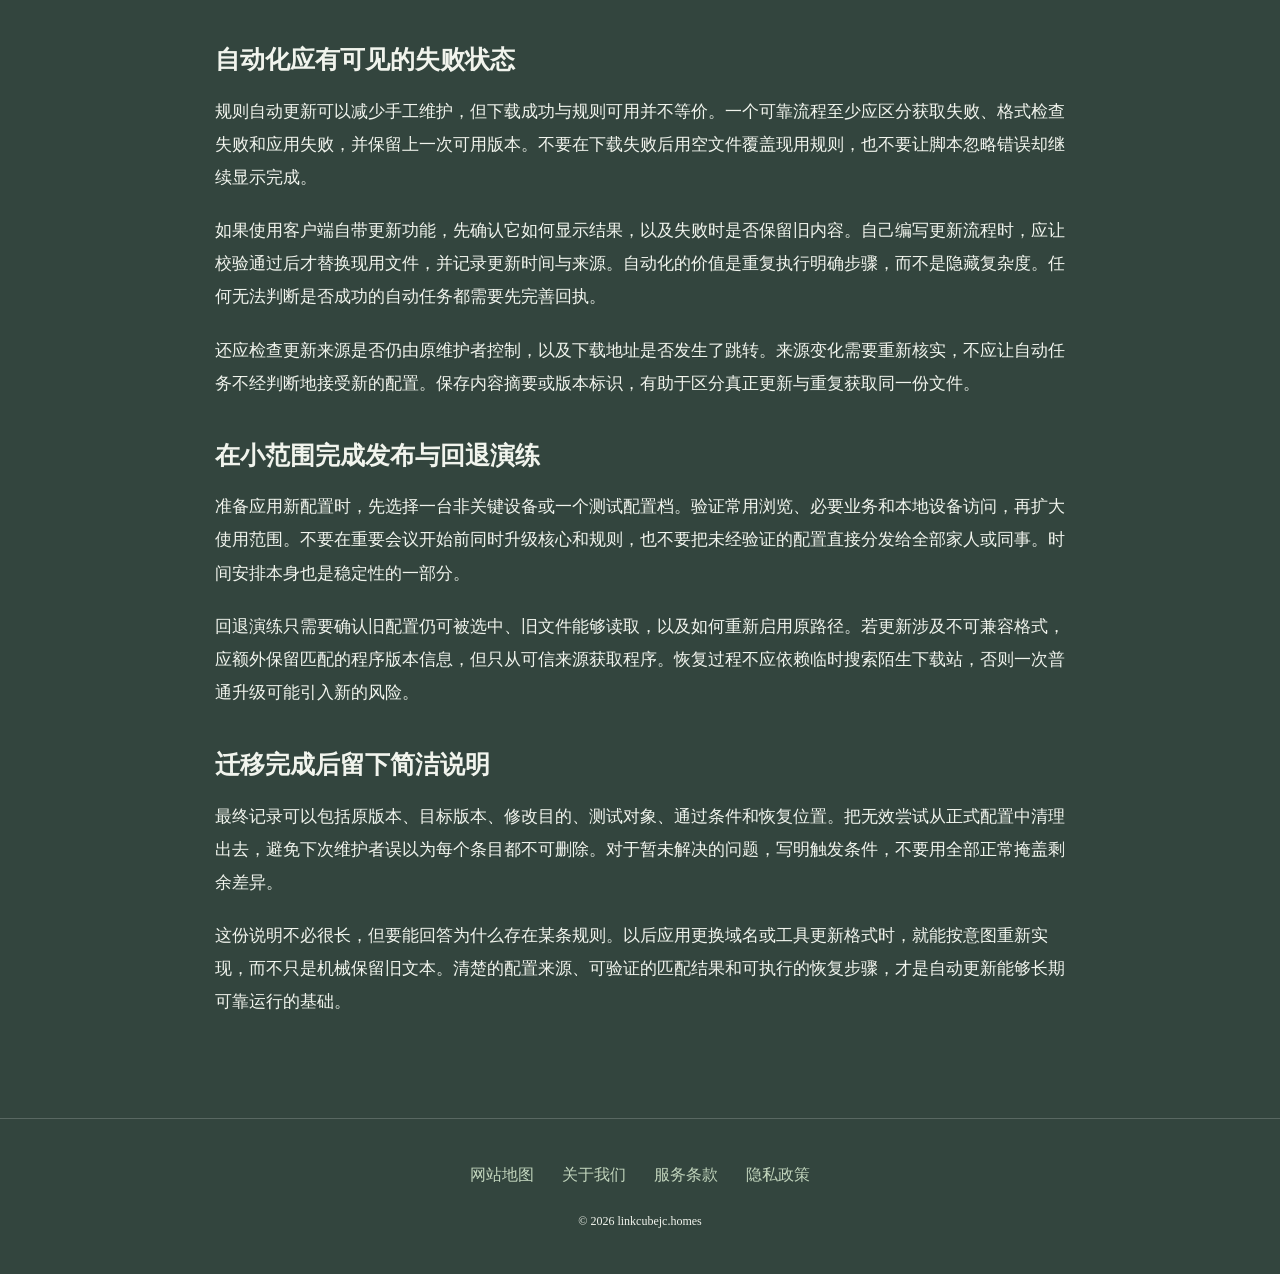
<file: linkcube-clash-singbox-rule-automation.html>
<!DOCTYPE html>
<html lang="zh-CN"><head><meta charset="UTF-8"><meta name="viewport" content="width=device-width,initial-scale=1"><title>分流规则更新后为何失效：把配置迁移当成一次小发布｜绿叶机场</title><meta name="description" content="围绕版本、配置来源、规则顺序和恢复步骤建立可回退的客户端更新流程，避免自动更新覆盖本地设置。"><meta name="keywords" content="绿叶机场,分流规则更新后为何失效：把配置迁移当成一次小发布,先确认更新了哪一层,网络使用指南"><link rel="canonical" href="https://linkcubejc.homes/linkcube-clash-singbox-rule-automation.html"><meta property="og:type" content="article"><meta property="og:title" content="分流规则更新后为何失效：把配置迁移当成一次小发布｜绿叶机场"><meta property="og:description" content="围绕版本、配置来源、规则顺序和恢复步骤建立可回退的客户端更新流程，避免自动更新覆盖本地设置。"><meta property="og:url" content="https://linkcubejc.homes/linkcube-clash-singbox-rule-automation.html"><meta property="og:image" content="https://linkcubejc.homes/share.png"><meta property="og:locale" content="zh_CN"><link rel="icon" href="favicon.svg" type="image/svg+xml"><link rel="stylesheet" href="style.css"><script defer src="menu.js"></script><script type="application/ld+json">{"@context": "https://schema.org", "@type": "Article", "name": "分流规则更新后为何失效：把配置迁移当成一次小发布｜绿叶机场", "url": "https://linkcubejc.homes/linkcube-clash-singbox-rule-automation.html", "description": "围绕版本、配置来源、规则顺序和恢复步骤建立可回退的客户端更新流程，避免自动更新覆盖本地设置。", "inLanguage": "zh-CN", "headline": "分流规则更新后为何失效：把配置迁移当成一次小发布｜绿叶机场", "dateModified": "2026-11-14", "image": "https://linkcubejc.homes/share.png"}</script></head><body class="site-13 hero-C review-1 faq-1 nav-2"><header class="site-header"><div class="nav-wrap"><a class="brand" href="index.html"><svg class="brand-mark" viewBox="0 0 48 48" aria-hidden="true"><path d="M24 42V23 M24 29C8 31 5 20 8 10C23 10 28 19 24 29Z M24 23C25 7 36 3 43 6C44 18 37 25 24 23Z" fill="none" stroke="currentColor" stroke-width="2" stroke-linecap="round" stroke-linejoin="round"/></svg><span>绿叶机场</span></a><nav id="site-menu" aria-label="主导航"><a href="index.html">首页</a><a href="index.html#features">核心优势</a><a href="index.html#streaming">流媒体与AI</a><a href="index.html#pricing">价格套餐</a><a href="index.html#testimonials">用户评价</a><a href="index.html#faq">常见问题</a><a href="cube-journal.html">魔方特刊</a></nav><div class="nav-actions"><a class="button compact" href="https://ww012.twilightaff.com/#/?code=A56DH1Af" target="_blank" rel="sponsored nofollow noopener">立即选购</a><button type="button" class="menu-toggle" aria-label="切换主导航菜单" aria-controls="site-menu" aria-expanded="false"><span></span><span></span></button></div></div></header><main class="site-main"><article class="article-page"><header><span class="eyebrow">魔方特刊 · 更新 2026-11-14</span><h1>分流规则更新后为何失效：把配置迁移当成一次小发布</h1><p class="lead">围绕版本、配置来源、规则顺序和恢复步骤建立可回退的客户端更新流程，避免自动更新覆盖本地设置。</p></header><div class="article-body"><h2>先确认更新了哪一层</h2><p>一次所谓的客户端更新，可能只更换图形界面，也可能同时更新运行核心、配置格式和规则文件。这几层并不是同一件事。出现连接异常时，先记录应用版本与核心版本，再看配置和规则最近的更新时间。如果只记得昨天还能用，排查就会缺少最重要的变化线索。</p><p>不同工具对相似名词的解释也可能不同。看到相同字段名称，不代表可以直接复制整段配置。迁移之前应阅读目标版本的官方说明，确认哪些字段仍被支持，哪些需要转换。不要把网上一份没有日期的示例当作长期适用的标准，更不要将多个工具的片段混在一起碰运气。</p><h2>把原件与生成结果分开保存</h2><p>有些配置来自远端更新，有些是自己维护的规则，还有些由客户端合并生成。直接修改生成结果，下一次更新时可能被覆盖。先弄清楚哪个文件是原始输入、哪个位置用于本地覆盖、哪个文件只供运行使用，再决定应该在哪里修改。这个判断比是否会编辑文本更关键。</p><p>保存副本时要保护其中的服务器地址与凭据，不要上传到公开代码仓库。可以另存一份去掉秘密的结构说明，记录本地改动目的和适用版本。这样在换电脑或重装客户端时，能够重建自己的设置，而不必把旧的完整敏感文件到处发送。备份也应有明确的保留与清理规则。</p><h2>规则优先级需要用具体请求验证</h2><p>规则文件中出现目标域名，不等于实际请求一定会匹配它。更靠前的规则、进程条件或其他匹配方式可能先作出决定。应选择一个自己有权访问且无敏感信息的测试目标，查看客户端提供的命中记录，确认最终使用的规则与出站。仅凭文件中有一行文字不能作为成功证据。</p><p>测试时避免同时打开大量应用，减少日志噪声。先验证一个已知需要走特定路径的请求，再验证一个应保持原路径的请求，最后检查默认行为。每次只改变相关规则，确认结果后再继续下一项。<a href="https://dajichang.mom/" target="_blank" rel="noopener">分流客户端的选用依据</a>也包括能否看清这些实际命中结果，而不是只看界面是否漂亮。</p><h2>解析与连接要分别检查</h2><p>域名如何解析、解析请求走向哪里，以及后续连接选择哪条路径，可能受不同设置影响。修改连接规则后仍然失败，不应马上再堆叠更多域名条目。先确认解析是否成功、返回结果是否可用，再看连接阶段的错误。把两个阶段分开，才能避免用无关规则掩盖真正原因。</p><p>涉及浏览器自身的解析设置时，还要注意它可能与系统行为不同。组织管理设备应遵循既有策略，不应自行覆盖企业解析要求。对于不了解的高级选项，先保留默认值并查阅官方解释，必要时在隔离测试环境尝试。诊断的目标是理解实际路径，不是让所有开关都处于开启状态。</p><h2>自动化应有可见的失败状态</h2><p>规则自动更新可以减少手工维护，但下载成功与规则可用并不等价。一个可靠流程至少应区分获取失败、格式检查失败和应用失败，并保留上一次可用版本。不要在下载失败后用空文件覆盖现用规则，也不要让脚本忽略错误却继续显示完成。</p><p>如果使用客户端自带更新功能，先确认它如何显示结果，以及失败时是否保留旧内容。自己编写更新流程时，应让校验通过后才替换现用文件，并记录更新时间与来源。自动化的价值是重复执行明确步骤，而不是隐藏复杂度。任何无法判断是否成功的自动任务都需要先完善回执。</p><p>还应检查更新来源是否仍由原维护者控制，以及下载地址是否发生了跳转。来源变化需要重新核实，不应让自动任务不经判断地接受新的配置。保存内容摘要或版本标识，有助于区分真正更新与重复获取同一份文件。</p><h2>在小范围完成发布与回退演练</h2><p>准备应用新配置时，先选择一台非关键设备或一个测试配置档。验证常用浏览、必要业务和本地设备访问，再扩大使用范围。不要在重要会议开始前同时升级核心和规则，也不要把未经验证的配置直接分发给全部家人或同事。时间安排本身也是稳定性的一部分。</p><p>回退演练只需要确认旧配置仍可被选中、旧文件能够读取，以及如何重新启用原路径。若更新涉及不可兼容格式，应额外保留匹配的程序版本信息，但只从可信来源获取程序。恢复过程不应依赖临时搜索陌生下载站，否则一次普通升级可能引入新的风险。</p><h2>迁移完成后留下简洁说明</h2><p>最终记录可以包括原版本、目标版本、修改目的、测试对象、通过条件和恢复位置。把无效尝试从正式配置中清理出去，避免下次维护者误以为每个条目都不可删除。对于暂未解决的问题，写明触发条件，不要用全部正常掩盖剩余差异。</p><p>这份说明不必很长，但要能回答为什么存在某条规则。以后应用更换域名或工具更新格式时，就能按意图重新实现，而不只是机械保留旧文本。清楚的配置来源、可验证的匹配结果和可执行的恢复步骤，才是自动更新能够长期可靠运行的基础。</p></div></article></main><footer class="site-footer"><nav aria-label="页脚导航"><a href="sitemap.html">网站地图</a><a href="about.html">关于我们</a><a href="terms.html">服务条款</a><a href="privacy.html">隐私政策</a></nav><p>© 2026 linkcubejc.homes</p></footer></body></html>
</file>
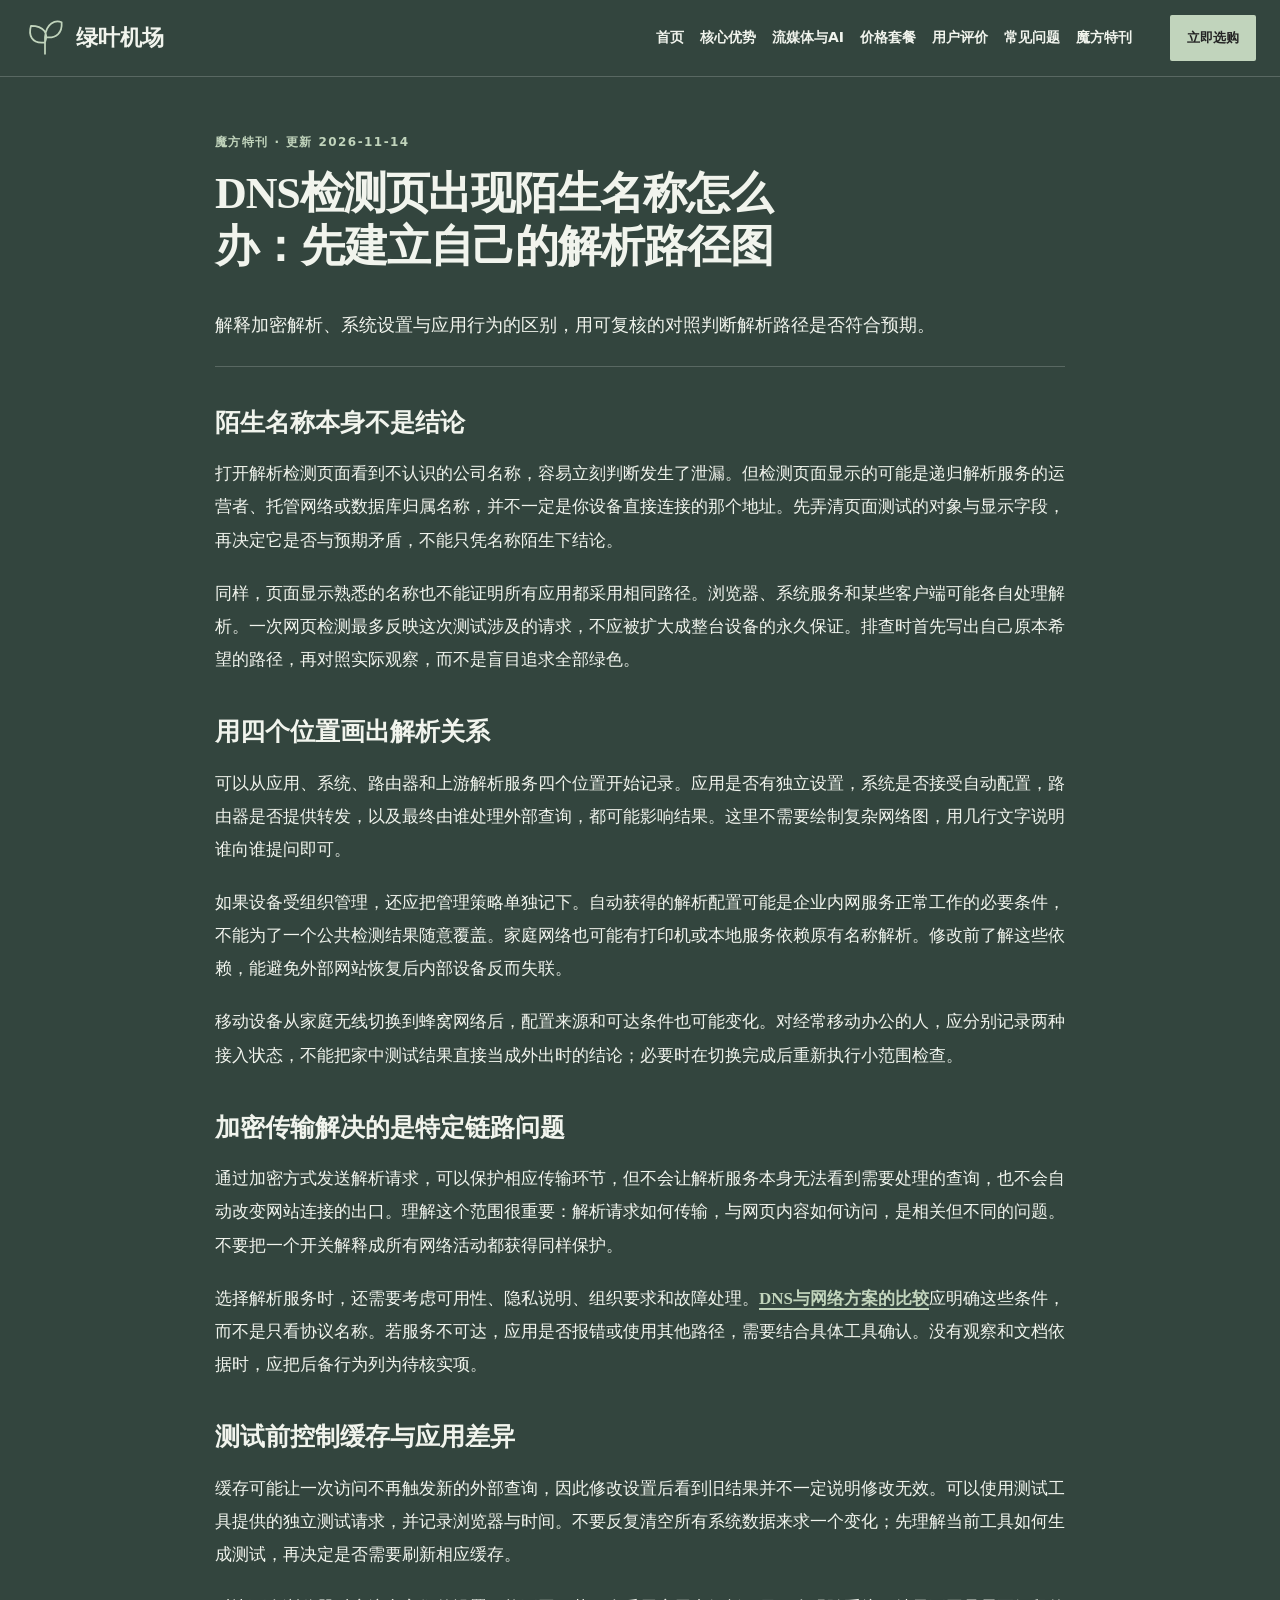
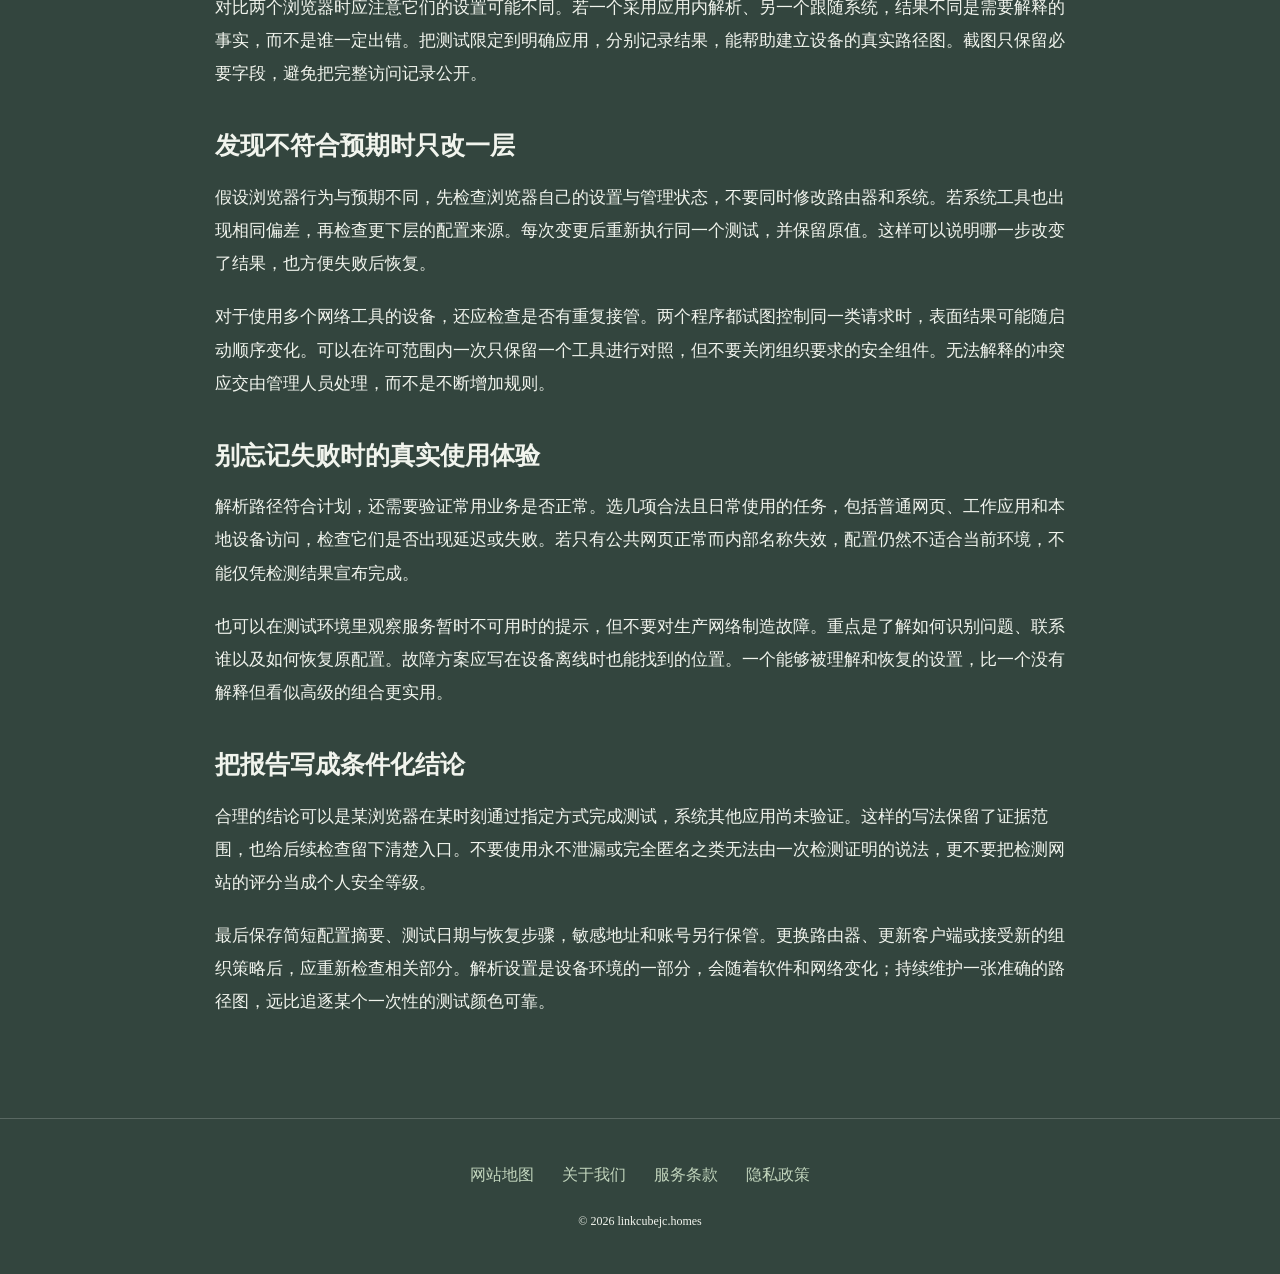
<file: linkcube-dns-leak-prevention-doh-dot.html>
<!DOCTYPE html>
<html lang="zh-CN"><head><meta charset="UTF-8"><meta name="viewport" content="width=device-width,initial-scale=1"><title>DNS检测页出现陌生名称怎么办：先建立自己的解析路径图｜绿叶机场</title><meta name="description" content="解释加密解析、系统设置与应用行为的区别，用可复核的对照判断解析路径是否符合预期。"><meta name="keywords" content="绿叶机场,DNS检测页出现陌生名称怎么办：先建立自己的解析路径图,陌生名称本身不是结论,网络使用指南"><link rel="canonical" href="https://linkcubejc.homes/linkcube-dns-leak-prevention-doh-dot.html"><meta property="og:type" content="article"><meta property="og:title" content="DNS检测页出现陌生名称怎么办：先建立自己的解析路径图｜绿叶机场"><meta property="og:description" content="解释加密解析、系统设置与应用行为的区别，用可复核的对照判断解析路径是否符合预期。"><meta property="og:url" content="https://linkcubejc.homes/linkcube-dns-leak-prevention-doh-dot.html"><meta property="og:image" content="https://linkcubejc.homes/share.png"><meta property="og:locale" content="zh_CN"><link rel="icon" href="favicon.svg" type="image/svg+xml"><link rel="stylesheet" href="style.css"><script defer src="menu.js"></script><script type="application/ld+json">{"@context": "https://schema.org", "@type": "Article", "name": "DNS检测页出现陌生名称怎么办：先建立自己的解析路径图｜绿叶机场", "url": "https://linkcubejc.homes/linkcube-dns-leak-prevention-doh-dot.html", "description": "解释加密解析、系统设置与应用行为的区别，用可复核的对照判断解析路径是否符合预期。", "inLanguage": "zh-CN", "headline": "DNS检测页出现陌生名称怎么办：先建立自己的解析路径图｜绿叶机场", "dateModified": "2026-11-14", "image": "https://linkcubejc.homes/share.png"}</script></head><body class="site-13 hero-C review-1 faq-1 nav-2"><header class="site-header"><div class="nav-wrap"><a class="brand" href="index.html"><svg class="brand-mark" viewBox="0 0 48 48" aria-hidden="true"><path d="M24 42V23 M24 29C8 31 5 20 8 10C23 10 28 19 24 29Z M24 23C25 7 36 3 43 6C44 18 37 25 24 23Z" fill="none" stroke="currentColor" stroke-width="2" stroke-linecap="round" stroke-linejoin="round"/></svg><span>绿叶机场</span></a><nav id="site-menu" aria-label="主导航"><a href="index.html">首页</a><a href="index.html#features">核心优势</a><a href="index.html#streaming">流媒体与AI</a><a href="index.html#pricing">价格套餐</a><a href="index.html#testimonials">用户评价</a><a href="index.html#faq">常见问题</a><a href="cube-journal.html">魔方特刊</a></nav><div class="nav-actions"><a class="button compact" href="https://ww012.twilightaff.com/#/?code=A56DH1Af" target="_blank" rel="sponsored nofollow noopener">立即选购</a><button type="button" class="menu-toggle" aria-label="切换主导航菜单" aria-controls="site-menu" aria-expanded="false"><span></span><span></span></button></div></div></header><main class="site-main"><article class="article-page"><header><span class="eyebrow">魔方特刊 · 更新 2026-11-14</span><h1>DNS检测页出现陌生名称怎么办：先建立自己的解析路径图</h1><p class="lead">解释加密解析、系统设置与应用行为的区别，用可复核的对照判断解析路径是否符合预期。</p></header><div class="article-body"><h2>陌生名称本身不是结论</h2><p>打开解析检测页面看到不认识的公司名称，容易立刻判断发生了泄漏。但检测页面显示的可能是递归解析服务的运营者、托管网络或数据库归属名称，并不一定是你设备直接连接的那个地址。先弄清页面测试的对象与显示字段，再决定它是否与预期矛盾，不能只凭名称陌生下结论。</p><p>同样，页面显示熟悉的名称也不能证明所有应用都采用相同路径。浏览器、系统服务和某些客户端可能各自处理解析。一次网页检测最多反映这次测试涉及的请求，不应被扩大成整台设备的永久保证。排查时首先写出自己原本希望的路径，再对照实际观察，而不是盲目追求全部绿色。</p><h2>用四个位置画出解析关系</h2><p>可以从应用、系统、路由器和上游解析服务四个位置开始记录。应用是否有独立设置，系统是否接受自动配置，路由器是否提供转发，以及最终由谁处理外部查询，都可能影响结果。这里不需要绘制复杂网络图，用几行文字说明谁向谁提问即可。</p><p>如果设备受组织管理，还应把管理策略单独记下。自动获得的解析配置可能是企业内网服务正常工作的必要条件，不能为了一个公共检测结果随意覆盖。家庭网络也可能有打印机或本地服务依赖原有名称解析。修改前了解这些依赖，能避免外部网站恢复后内部设备反而失联。</p><p>移动设备从家庭无线切换到蜂窝网络后，配置来源和可达条件也可能变化。对经常移动办公的人，应分别记录两种接入状态，不能把家中测试结果直接当成外出时的结论；必要时在切换完成后重新执行小范围检查。</p><h2>加密传输解决的是特定链路问题</h2><p>通过加密方式发送解析请求，可以保护相应传输环节，但不会让解析服务本身无法看到需要处理的查询，也不会自动改变网站连接的出口。理解这个范围很重要：解析请求如何传输，与网页内容如何访问，是相关但不同的问题。不要把一个开关解释成所有网络活动都获得同样保护。</p><p>选择解析服务时，还需要考虑可用性、隐私说明、组织要求和故障处理。<a href="https://dajichang.mom/" target="_blank" rel="noopener">DNS与网络方案的比较</a>应明确这些条件，而不是只看协议名称。若服务不可达，应用是否报错或使用其他路径，需要结合具体工具确认。没有观察和文档依据时，应把后备行为列为待核实项。</p><h2>测试前控制缓存与应用差异</h2><p>缓存可能让一次访问不再触发新的外部查询，因此修改设置后看到旧结果并不一定说明修改无效。可以使用测试工具提供的独立测试请求，并记录浏览器与时间。不要反复清空所有系统数据来求一个变化；先理解当前工具如何生成测试，再决定是否需要刷新相应缓存。</p><p>对比两个浏览器时应注意它们的设置可能不同。若一个采用应用内解析、另一个跟随系统，结果不同是需要解释的事实，而不是谁一定出错。把测试限定到明确应用，分别记录结果，能帮助建立设备的真实路径图。截图只保留必要字段，避免把完整访问记录公开。</p><h2>发现不符合预期时只改一层</h2><p>假设浏览器行为与预期不同，先检查浏览器自己的设置与管理状态，不要同时修改路由器和系统。若系统工具也出现相同偏差，再检查更下层的配置来源。每次变更后重新执行同一个测试，并保留原值。这样可以说明哪一步改变了结果，也方便失败后恢复。</p><p>对于使用多个网络工具的设备，还应检查是否有重复接管。两个程序都试图控制同一类请求时，表面结果可能随启动顺序变化。可以在许可范围内一次只保留一个工具进行对照，但不要关闭组织要求的安全组件。无法解释的冲突应交由管理人员处理，而不是不断增加规则。</p><h2>别忘记失败时的真实使用体验</h2><p>解析路径符合计划，还需要验证常用业务是否正常。选几项合法且日常使用的任务，包括普通网页、工作应用和本地设备访问，检查它们是否出现延迟或失败。若只有公共网页正常而内部名称失效，配置仍然不适合当前环境，不能仅凭检测结果宣布完成。</p><p>也可以在测试环境里观察服务暂时不可用时的提示，但不要对生产网络制造故障。重点是了解如何识别问题、联系谁以及如何恢复原配置。故障方案应写在设备离线时也能找到的位置。一个能够被理解和恢复的设置，比一个没有解释但看似高级的组合更实用。</p><h2>把报告写成条件化结论</h2><p>合理的结论可以是某浏览器在某时刻通过指定方式完成测试，系统其他应用尚未验证。这样的写法保留了证据范围，也给后续检查留下清楚入口。不要使用永不泄漏或完全匿名之类无法由一次检测证明的说法，更不要把检测网站的评分当成个人安全等级。</p><p>最后保存简短配置摘要、测试日期与恢复步骤，敏感地址和账号另行保管。更换路由器、更新客户端或接受新的组织策略后，应重新检查相关部分。解析设置是设备环境的一部分，会随着软件和网络变化；持续维护一张准确的路径图，远比追逐某个一次性的测试颜色可靠。</p></div></article></main><footer class="site-footer"><nav aria-label="页脚导航"><a href="sitemap.html">网站地图</a><a href="about.html">关于我们</a><a href="terms.html">服务条款</a><a href="privacy.html">隐私政策</a></nav><p>© 2026 linkcubejc.homes</p></footer></body></html>
</file>
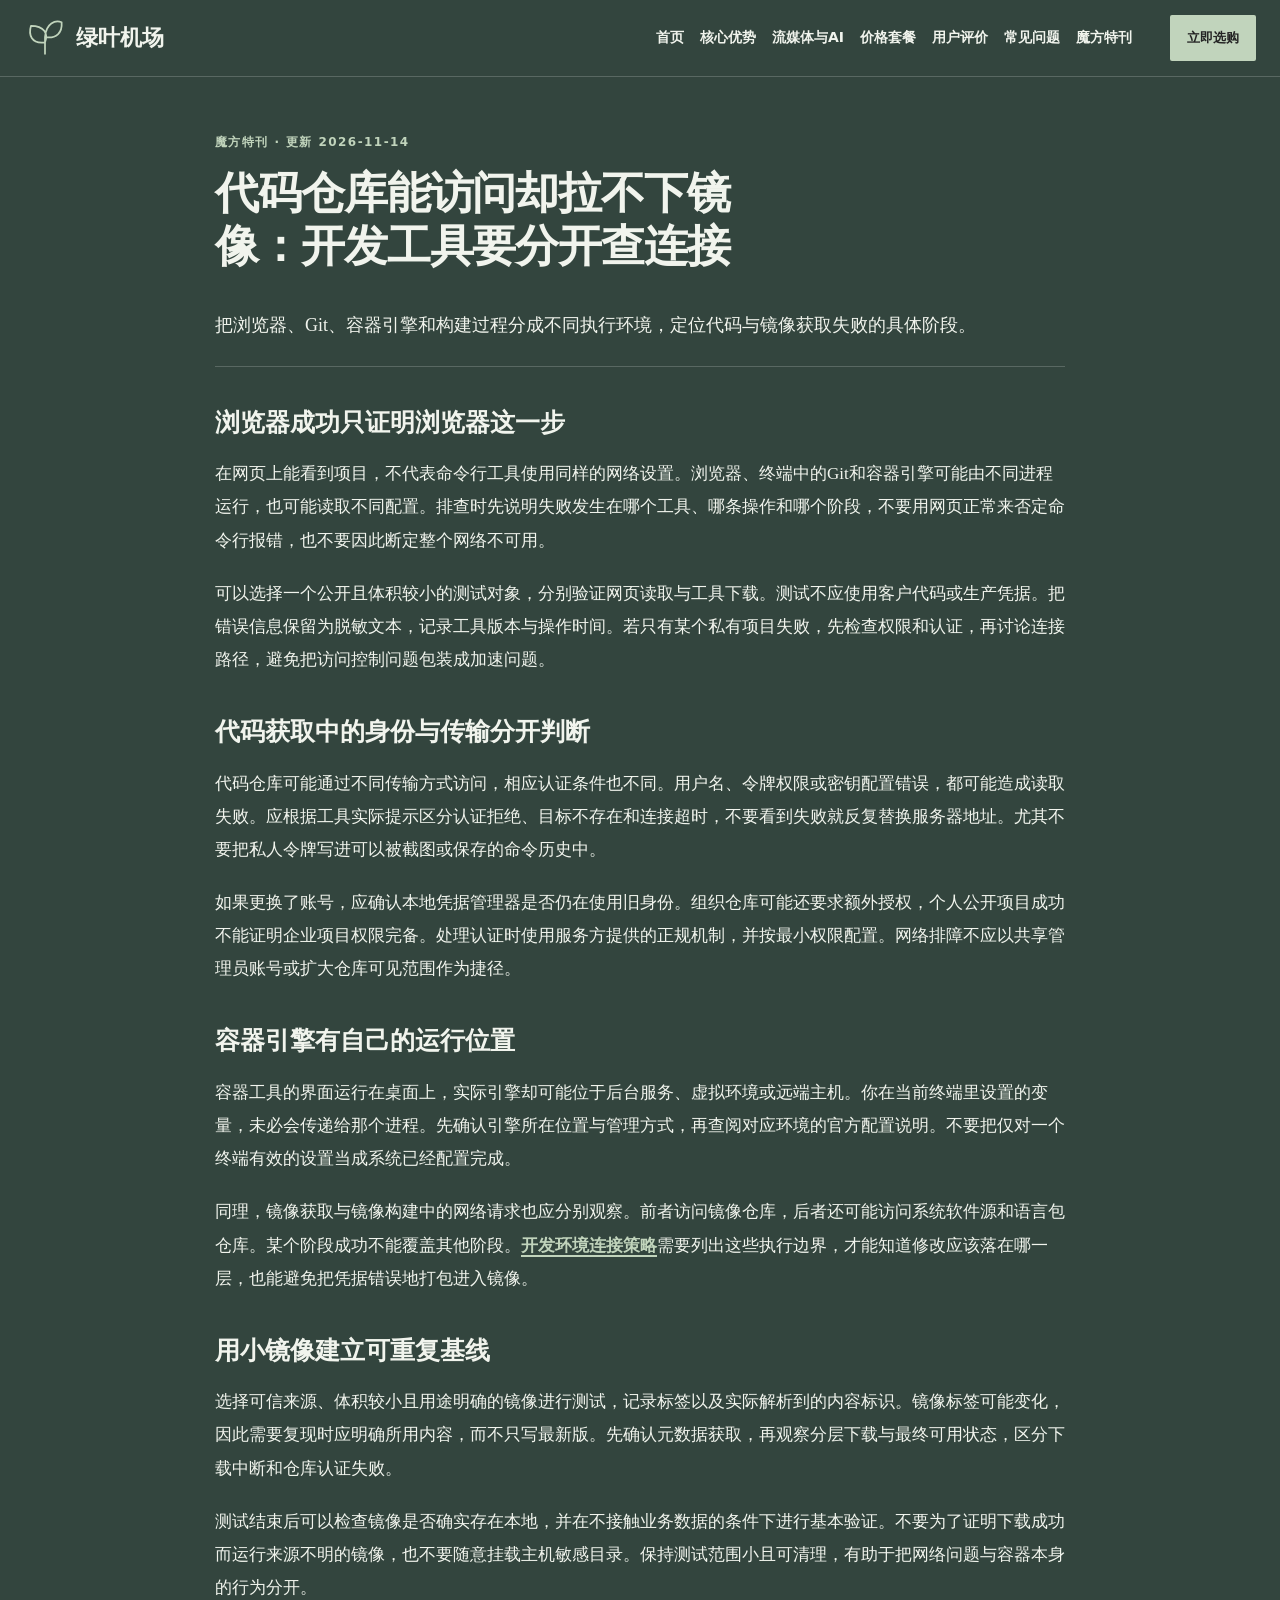
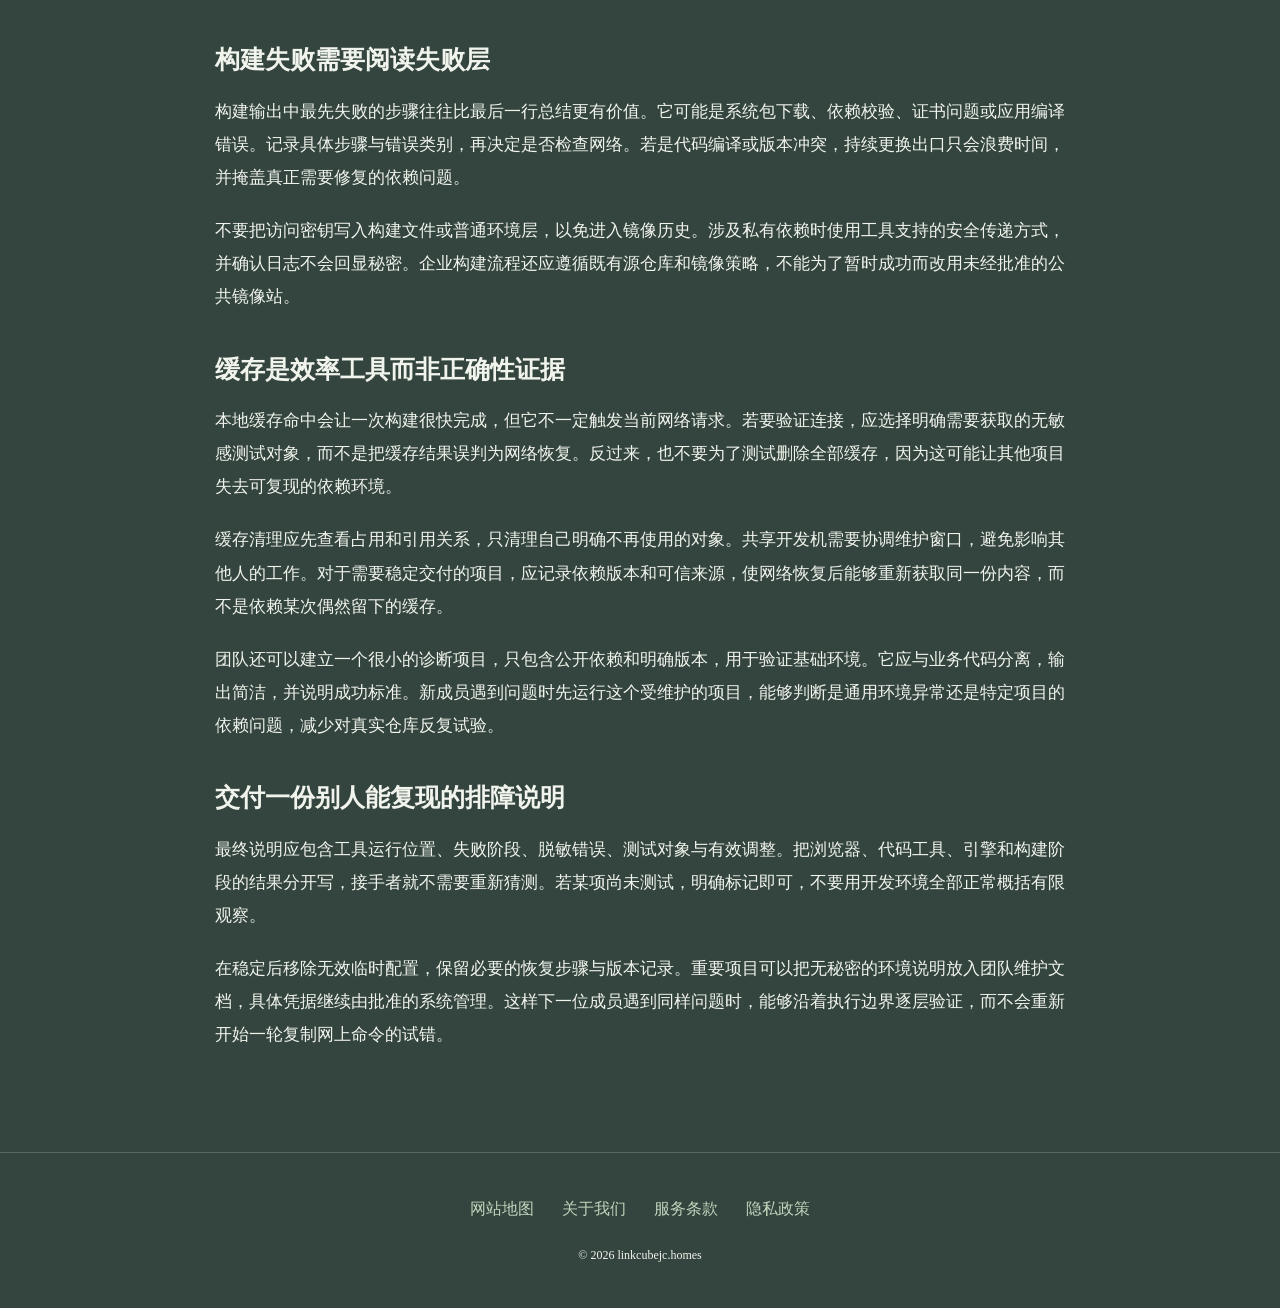
<file: linkcube-docker-github-dev-acceleration.html>
<!DOCTYPE html>
<html lang="zh-CN"><head><meta charset="UTF-8"><meta name="viewport" content="width=device-width,initial-scale=1"><title>代码仓库能访问却拉不下镜像：开发工具要分开查连接｜绿叶机场</title><meta name="description" content="把浏览器、Git、容器引擎和构建过程分成不同执行环境，定位代码与镜像获取失败的具体阶段。"><meta name="keywords" content="绿叶机场,代码仓库能访问却拉不下镜像：开发工具要分开查连接,浏览器成功只证明浏览器这一步,网络使用指南"><link rel="canonical" href="https://linkcubejc.homes/linkcube-docker-github-dev-acceleration.html"><meta property="og:type" content="article"><meta property="og:title" content="代码仓库能访问却拉不下镜像：开发工具要分开查连接｜绿叶机场"><meta property="og:description" content="把浏览器、Git、容器引擎和构建过程分成不同执行环境，定位代码与镜像获取失败的具体阶段。"><meta property="og:url" content="https://linkcubejc.homes/linkcube-docker-github-dev-acceleration.html"><meta property="og:image" content="https://linkcubejc.homes/share.png"><meta property="og:locale" content="zh_CN"><link rel="icon" href="favicon.svg" type="image/svg+xml"><link rel="stylesheet" href="style.css"><script defer src="menu.js"></script><script type="application/ld+json">{"@context": "https://schema.org", "@type": "Article", "name": "代码仓库能访问却拉不下镜像：开发工具要分开查连接｜绿叶机场", "url": "https://linkcubejc.homes/linkcube-docker-github-dev-acceleration.html", "description": "把浏览器、Git、容器引擎和构建过程分成不同执行环境，定位代码与镜像获取失败的具体阶段。", "inLanguage": "zh-CN", "headline": "代码仓库能访问却拉不下镜像：开发工具要分开查连接｜绿叶机场", "dateModified": "2026-11-14", "image": "https://linkcubejc.homes/share.png"}</script></head><body class="site-13 hero-C review-1 faq-1 nav-2"><header class="site-header"><div class="nav-wrap"><a class="brand" href="index.html"><svg class="brand-mark" viewBox="0 0 48 48" aria-hidden="true"><path d="M24 42V23 M24 29C8 31 5 20 8 10C23 10 28 19 24 29Z M24 23C25 7 36 3 43 6C44 18 37 25 24 23Z" fill="none" stroke="currentColor" stroke-width="2" stroke-linecap="round" stroke-linejoin="round"/></svg><span>绿叶机场</span></a><nav id="site-menu" aria-label="主导航"><a href="index.html">首页</a><a href="index.html#features">核心优势</a><a href="index.html#streaming">流媒体与AI</a><a href="index.html#pricing">价格套餐</a><a href="index.html#testimonials">用户评价</a><a href="index.html#faq">常见问题</a><a href="cube-journal.html">魔方特刊</a></nav><div class="nav-actions"><a class="button compact" href="https://ww012.twilightaff.com/#/?code=A56DH1Af" target="_blank" rel="sponsored nofollow noopener">立即选购</a><button type="button" class="menu-toggle" aria-label="切换主导航菜单" aria-controls="site-menu" aria-expanded="false"><span></span><span></span></button></div></div></header><main class="site-main"><article class="article-page"><header><span class="eyebrow">魔方特刊 · 更新 2026-11-14</span><h1>代码仓库能访问却拉不下镜像：开发工具要分开查连接</h1><p class="lead">把浏览器、Git、容器引擎和构建过程分成不同执行环境，定位代码与镜像获取失败的具体阶段。</p></header><div class="article-body"><h2>浏览器成功只证明浏览器这一步</h2><p>在网页上能看到项目，不代表命令行工具使用同样的网络设置。浏览器、终端中的Git和容器引擎可能由不同进程运行，也可能读取不同配置。排查时先说明失败发生在哪个工具、哪条操作和哪个阶段，不要用网页正常来否定命令行报错，也不要因此断定整个网络不可用。</p><p>可以选择一个公开且体积较小的测试对象，分别验证网页读取与工具下载。测试不应使用客户代码或生产凭据。把错误信息保留为脱敏文本，记录工具版本与操作时间。若只有某个私有项目失败，先检查权限和认证，再讨论连接路径，避免把访问控制问题包装成加速问题。</p><h2>代码获取中的身份与传输分开判断</h2><p>代码仓库可能通过不同传输方式访问，相应认证条件也不同。用户名、令牌权限或密钥配置错误，都可能造成读取失败。应根据工具实际提示区分认证拒绝、目标不存在和连接超时，不要看到失败就反复替换服务器地址。尤其不要把私人令牌写进可以被截图或保存的命令历史中。</p><p>如果更换了账号，应确认本地凭据管理器是否仍在使用旧身份。组织仓库可能还要求额外授权，个人公开项目成功不能证明企业项目权限完备。处理认证时使用服务方提供的正规机制，并按最小权限配置。网络排障不应以共享管理员账号或扩大仓库可见范围作为捷径。</p><h2>容器引擎有自己的运行位置</h2><p>容器工具的界面运行在桌面上，实际引擎却可能位于后台服务、虚拟环境或远端主机。你在当前终端里设置的变量，未必会传递给那个进程。先确认引擎所在位置与管理方式，再查阅对应环境的官方配置说明。不要把仅对一个终端有效的设置当成系统已经配置完成。</p><p>同理，镜像获取与镜像构建中的网络请求也应分别观察。前者访问镜像仓库，后者还可能访问系统软件源和语言包仓库。某个阶段成功不能覆盖其他阶段。<a href="https://dajichang.mom/" target="_blank" rel="noopener">开发环境连接策略</a>需要列出这些执行边界，才能知道修改应该落在哪一层，也能避免把凭据错误地打包进入镜像。</p><h2>用小镜像建立可重复基线</h2><p>选择可信来源、体积较小且用途明确的镜像进行测试，记录标签以及实际解析到的内容标识。镜像标签可能变化，因此需要复现时应明确所用内容，而不只写最新版。先确认元数据获取，再观察分层下载与最终可用状态，区分下载中断和仓库认证失败。</p><p>测试结束后可以检查镜像是否确实存在本地，并在不接触业务数据的条件下进行基本验证。不要为了证明下载成功而运行来源不明的镜像，也不要随意挂载主机敏感目录。保持测试范围小且可清理，有助于把网络问题与容器本身的行为分开。</p><h2>构建失败需要阅读失败层</h2><p>构建输出中最先失败的步骤往往比最后一行总结更有价值。它可能是系统包下载、依赖校验、证书问题或应用编译错误。记录具体步骤与错误类别，再决定是否检查网络。若是代码编译或版本冲突，持续更换出口只会浪费时间，并掩盖真正需要修复的依赖问题。</p><p>不要把访问密钥写入构建文件或普通环境层，以免进入镜像历史。涉及私有依赖时使用工具支持的安全传递方式，并确认日志不会回显秘密。企业构建流程还应遵循既有源仓库和镜像策略，不能为了暂时成功而改用未经批准的公共镜像站。</p><h2>缓存是效率工具而非正确性证据</h2><p>本地缓存命中会让一次构建很快完成，但它不一定触发当前网络请求。若要验证连接，应选择明确需要获取的无敏感测试对象，而不是把缓存结果误判为网络恢复。反过来，也不要为了测试删除全部缓存，因为这可能让其他项目失去可复现的依赖环境。</p><p>缓存清理应先查看占用和引用关系，只清理自己明确不再使用的对象。共享开发机需要协调维护窗口，避免影响其他人的工作。对于需要稳定交付的项目，应记录依赖版本和可信来源，使网络恢复后能够重新获取同一份内容，而不是依赖某次偶然留下的缓存。</p><p>团队还可以建立一个很小的诊断项目，只包含公开依赖和明确版本，用于验证基础环境。它应与业务代码分离，输出简洁，并说明成功标准。新成员遇到问题时先运行这个受维护的项目，能够判断是通用环境异常还是特定项目的依赖问题，减少对真实仓库反复试验。</p><h2>交付一份别人能复现的排障说明</h2><p>最终说明应包含工具运行位置、失败阶段、脱敏错误、测试对象与有效调整。把浏览器、代码工具、引擎和构建阶段的结果分开写，接手者就不需要重新猜测。若某项尚未测试，明确标记即可，不要用开发环境全部正常概括有限观察。</p><p>在稳定后移除无效临时配置，保留必要的恢复步骤与版本记录。重要项目可以把无秘密的环境说明放入团队维护文档，具体凭据继续由批准的系统管理。这样下一位成员遇到同样问题时，能够沿着执行边界逐层验证，而不会重新开始一轮复制网上命令的试错。</p></div></article></main><footer class="site-footer"><nav aria-label="页脚导航"><a href="sitemap.html">网站地图</a><a href="about.html">关于我们</a><a href="terms.html">服务条款</a><a href="privacy.html">隐私政策</a></nav><p>© 2026 linkcubejc.homes</p></footer></body></html>
</file>
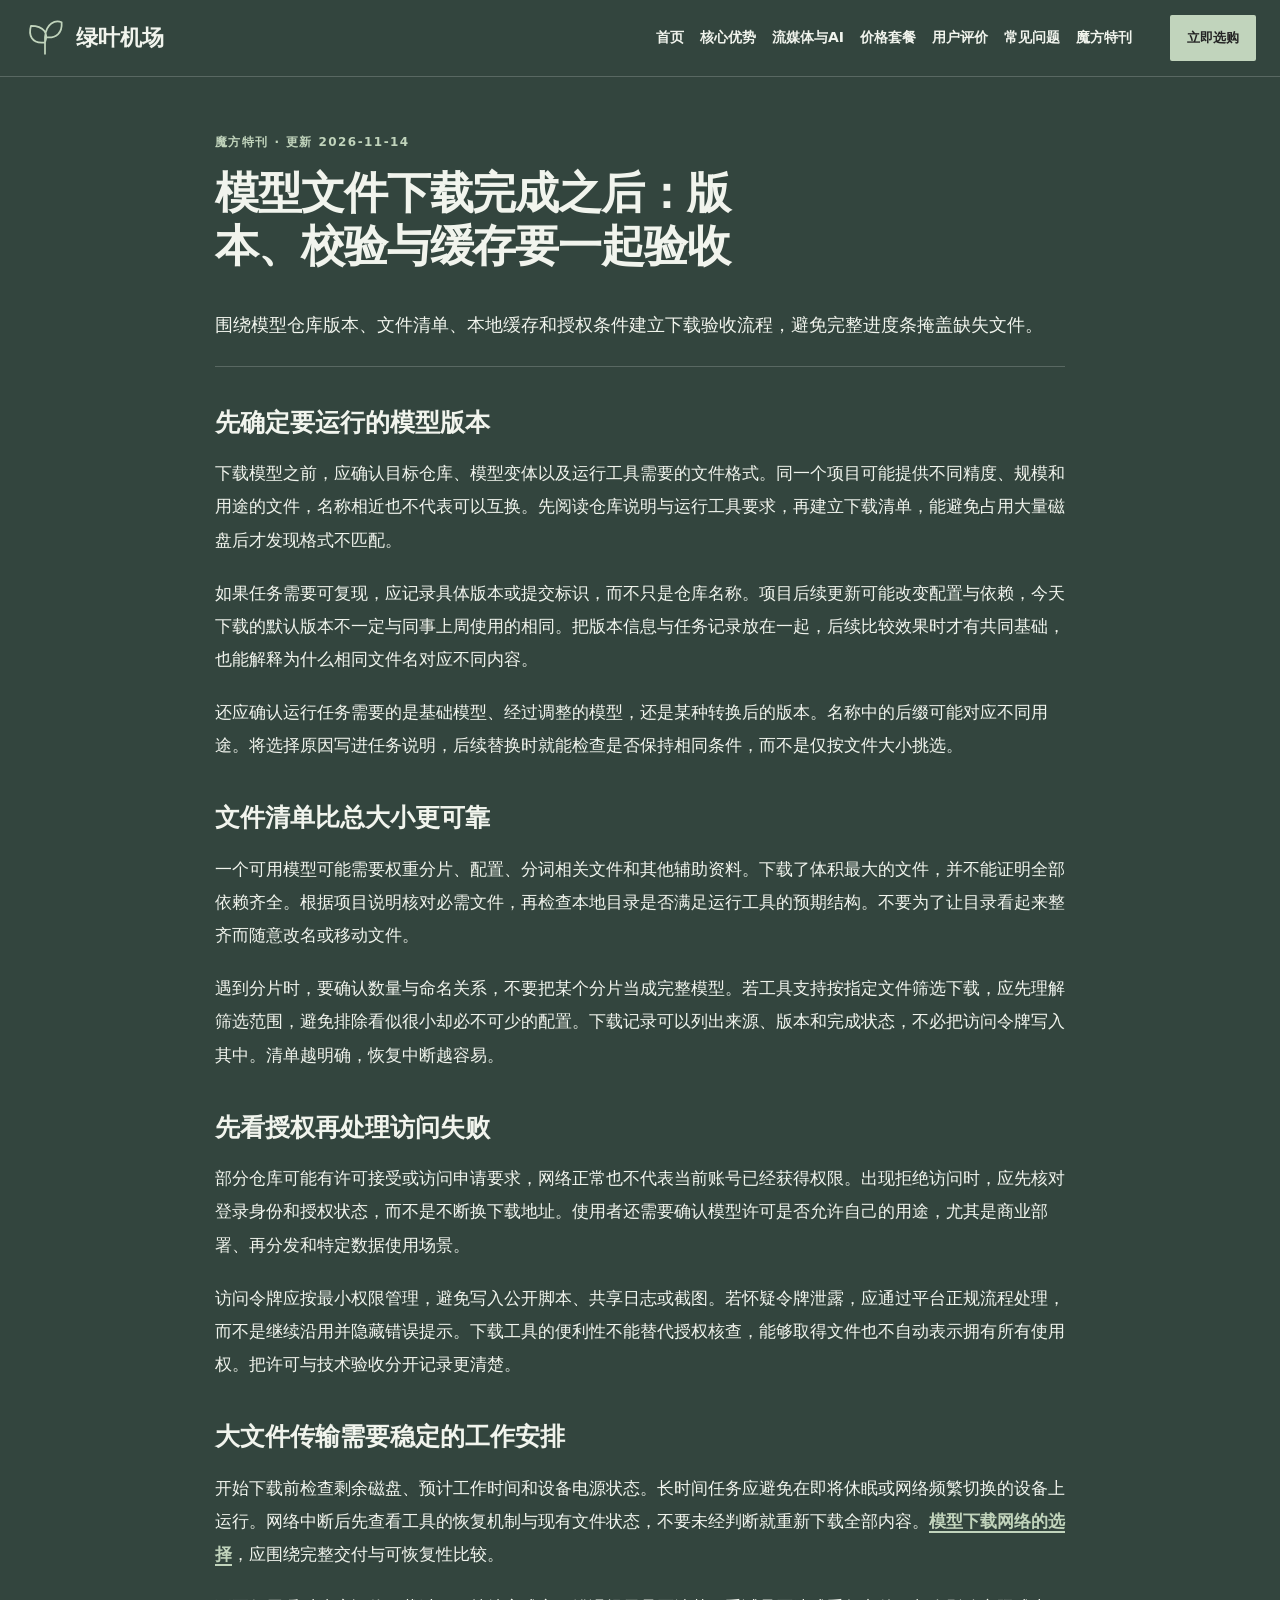
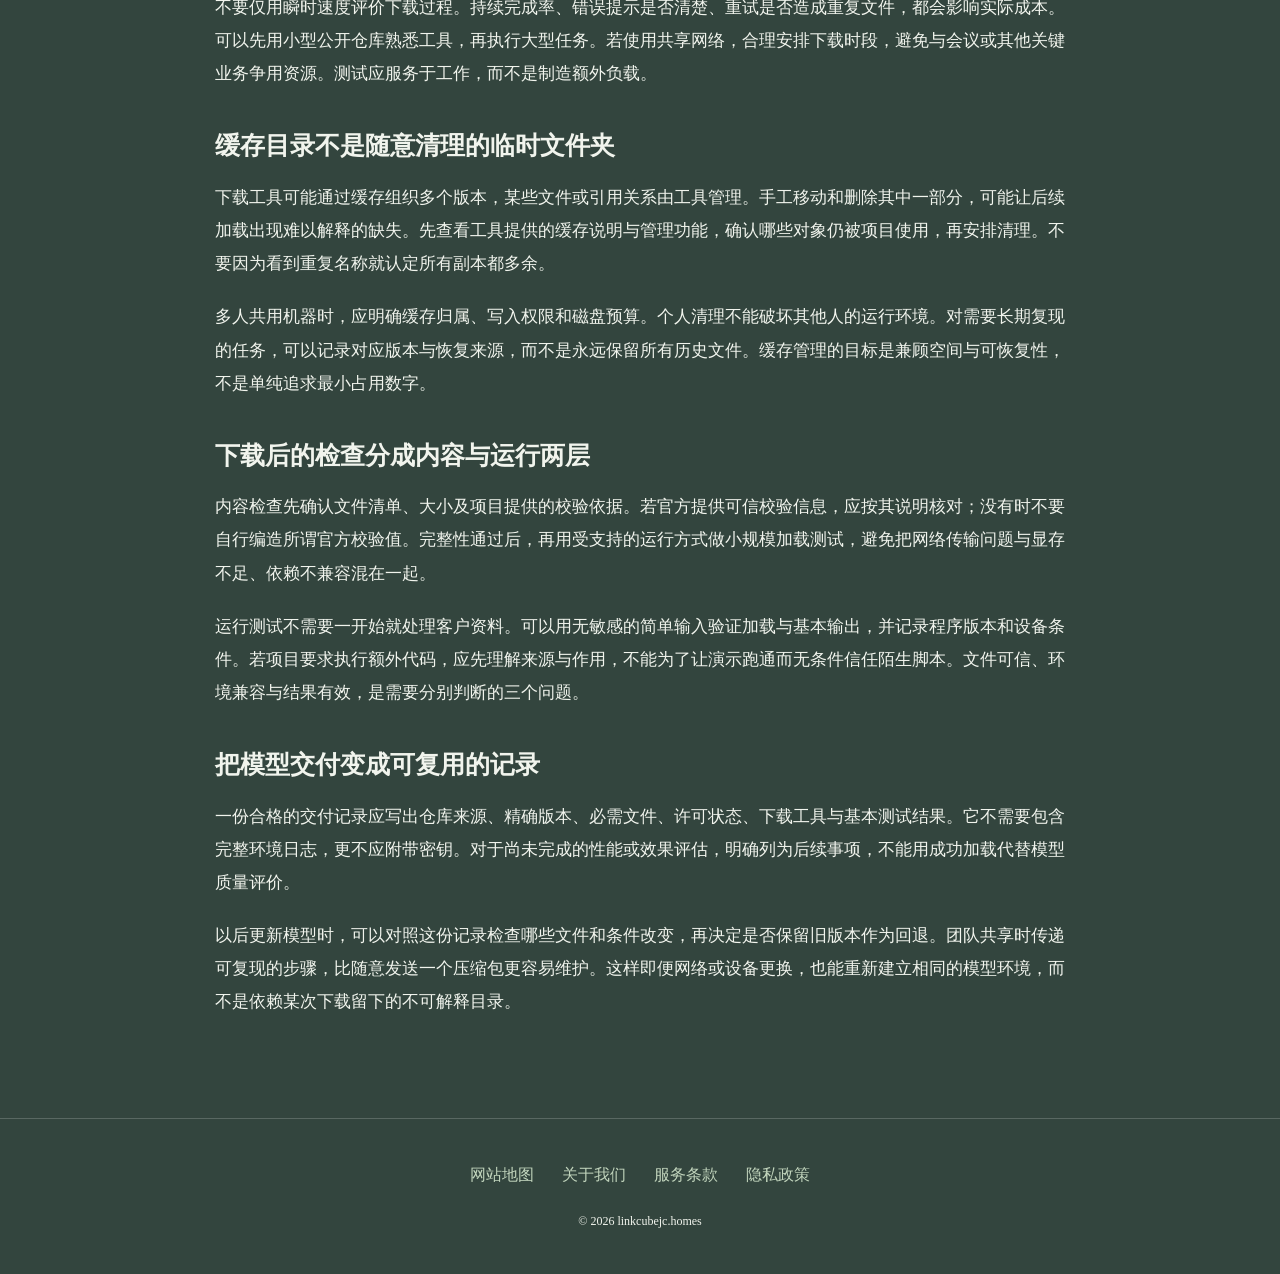
<file: linkcube-huggingface-ai-model-weights.html>
<!DOCTYPE html>
<html lang="zh-CN"><head><meta charset="UTF-8"><meta name="viewport" content="width=device-width,initial-scale=1"><title>模型文件下载完成之后：版本、校验与缓存要一起验收｜绿叶机场</title><meta name="description" content="围绕模型仓库版本、文件清单、本地缓存和授权条件建立下载验收流程，避免完整进度条掩盖缺失文件。"><meta name="keywords" content="绿叶机场,模型文件下载完成之后：版本、校验与缓存要一起验收,先确定要运行的模型版本,网络使用指南"><link rel="canonical" href="https://linkcubejc.homes/linkcube-huggingface-ai-model-weights.html"><meta property="og:type" content="article"><meta property="og:title" content="模型文件下载完成之后：版本、校验与缓存要一起验收｜绿叶机场"><meta property="og:description" content="围绕模型仓库版本、文件清单、本地缓存和授权条件建立下载验收流程，避免完整进度条掩盖缺失文件。"><meta property="og:url" content="https://linkcubejc.homes/linkcube-huggingface-ai-model-weights.html"><meta property="og:image" content="https://linkcubejc.homes/share.png"><meta property="og:locale" content="zh_CN"><link rel="icon" href="favicon.svg" type="image/svg+xml"><link rel="stylesheet" href="style.css"><script defer src="menu.js"></script><script type="application/ld+json">{"@context": "https://schema.org", "@type": "Article", "name": "模型文件下载完成之后：版本、校验与缓存要一起验收｜绿叶机场", "url": "https://linkcubejc.homes/linkcube-huggingface-ai-model-weights.html", "description": "围绕模型仓库版本、文件清单、本地缓存和授权条件建立下载验收流程，避免完整进度条掩盖缺失文件。", "inLanguage": "zh-CN", "headline": "模型文件下载完成之后：版本、校验与缓存要一起验收｜绿叶机场", "dateModified": "2026-11-14", "image": "https://linkcubejc.homes/share.png"}</script></head><body class="site-13 hero-C review-1 faq-1 nav-2"><header class="site-header"><div class="nav-wrap"><a class="brand" href="index.html"><svg class="brand-mark" viewBox="0 0 48 48" aria-hidden="true"><path d="M24 42V23 M24 29C8 31 5 20 8 10C23 10 28 19 24 29Z M24 23C25 7 36 3 43 6C44 18 37 25 24 23Z" fill="none" stroke="currentColor" stroke-width="2" stroke-linecap="round" stroke-linejoin="round"/></svg><span>绿叶机场</span></a><nav id="site-menu" aria-label="主导航"><a href="index.html">首页</a><a href="index.html#features">核心优势</a><a href="index.html#streaming">流媒体与AI</a><a href="index.html#pricing">价格套餐</a><a href="index.html#testimonials">用户评价</a><a href="index.html#faq">常见问题</a><a href="cube-journal.html">魔方特刊</a></nav><div class="nav-actions"><a class="button compact" href="https://ww012.twilightaff.com/#/?code=A56DH1Af" target="_blank" rel="sponsored nofollow noopener">立即选购</a><button type="button" class="menu-toggle" aria-label="切换主导航菜单" aria-controls="site-menu" aria-expanded="false"><span></span><span></span></button></div></div></header><main class="site-main"><article class="article-page"><header><span class="eyebrow">魔方特刊 · 更新 2026-11-14</span><h1>模型文件下载完成之后：版本、校验与缓存要一起验收</h1><p class="lead">围绕模型仓库版本、文件清单、本地缓存和授权条件建立下载验收流程，避免完整进度条掩盖缺失文件。</p></header><div class="article-body"><h2>先确定要运行的模型版本</h2><p>下载模型之前，应确认目标仓库、模型变体以及运行工具需要的文件格式。同一个项目可能提供不同精度、规模和用途的文件，名称相近也不代表可以互换。先阅读仓库说明与运行工具要求，再建立下载清单，能避免占用大量磁盘后才发现格式不匹配。</p><p>如果任务需要可复现，应记录具体版本或提交标识，而不只是仓库名称。项目后续更新可能改变配置与依赖，今天下载的默认版本不一定与同事上周使用的相同。把版本信息与任务记录放在一起，后续比较效果时才有共同基础，也能解释为什么相同文件名对应不同内容。</p><p>还应确认运行任务需要的是基础模型、经过调整的模型，还是某种转换后的版本。名称中的后缀可能对应不同用途。将选择原因写进任务说明，后续替换时就能检查是否保持相同条件，而不是仅按文件大小挑选。</p><h2>文件清单比总大小更可靠</h2><p>一个可用模型可能需要权重分片、配置、分词相关文件和其他辅助资料。下载了体积最大的文件，并不能证明全部依赖齐全。根据项目说明核对必需文件，再检查本地目录是否满足运行工具的预期结构。不要为了让目录看起来整齐而随意改名或移动文件。</p><p>遇到分片时，要确认数量与命名关系，不要把某个分片当成完整模型。若工具支持按指定文件筛选下载，应先理解筛选范围，避免排除看似很小却必不可少的配置。下载记录可以列出来源、版本和完成状态，不必把访问令牌写入其中。清单越明确，恢复中断越容易。</p><h2>先看授权再处理访问失败</h2><p>部分仓库可能有许可接受或访问申请要求，网络正常也不代表当前账号已经获得权限。出现拒绝访问时，应先核对登录身份和授权状态，而不是不断换下载地址。使用者还需要确认模型许可是否允许自己的用途，尤其是商业部署、再分发和特定数据使用场景。</p><p>访问令牌应按最小权限管理，避免写入公开脚本、共享日志或截图。若怀疑令牌泄露，应通过平台正规流程处理，而不是继续沿用并隐藏错误提示。下载工具的便利性不能替代授权核查，能够取得文件也不自动表示拥有所有使用权。把许可与技术验收分开记录更清楚。</p><h2>大文件传输需要稳定的工作安排</h2><p>开始下载前检查剩余磁盘、预计工作时间和设备电源状态。长时间任务应避免在即将休眠或网络频繁切换的设备上运行。网络中断后先查看工具的恢复机制与现有文件状态，不要未经判断就重新下载全部内容。<a href="https://dajichang.mom/" target="_blank" rel="noopener">模型下载网络的选择</a>，应围绕完整交付与可恢复性比较。</p><p>不要仅用瞬时速度评价下载过程。持续完成率、错误提示是否清楚、重试是否造成重复文件，都会影响实际成本。可以先用小型公开仓库熟悉工具，再执行大型任务。若使用共享网络，合理安排下载时段，避免与会议或其他关键业务争用资源。测试应服务于工作，而不是制造额外负载。</p><h2>缓存目录不是随意清理的临时文件夹</h2><p>下载工具可能通过缓存组织多个版本，某些文件或引用关系由工具管理。手工移动和删除其中一部分，可能让后续加载出现难以解释的缺失。先查看工具提供的缓存说明与管理功能，确认哪些对象仍被项目使用，再安排清理。不要因为看到重复名称就认定所有副本都多余。</p><p>多人共用机器时，应明确缓存归属、写入权限和磁盘预算。个人清理不能破坏其他人的运行环境。对需要长期复现的任务，可以记录对应版本与恢复来源，而不是永远保留所有历史文件。缓存管理的目标是兼顾空间与可恢复性，不是单纯追求最小占用数字。</p><h2>下载后的检查分成内容与运行两层</h2><p>内容检查先确认文件清单、大小及项目提供的校验依据。若官方提供可信校验信息，应按其说明核对；没有时不要自行编造所谓官方校验值。完整性通过后，再用受支持的运行方式做小规模加载测试，避免把网络传输问题与显存不足、依赖不兼容混在一起。</p><p>运行测试不需要一开始就处理客户资料。可以用无敏感的简单输入验证加载与基本输出，并记录程序版本和设备条件。若项目要求执行额外代码，应先理解来源与作用，不能为了让演示跑通而无条件信任陌生脚本。文件可信、环境兼容与结果有效，是需要分别判断的三个问题。</p><h2>把模型交付变成可复用的记录</h2><p>一份合格的交付记录应写出仓库来源、精确版本、必需文件、许可状态、下载工具与基本测试结果。它不需要包含完整环境日志，更不应附带密钥。对于尚未完成的性能或效果评估，明确列为后续事项，不能用成功加载代替模型质量评价。</p><p>以后更新模型时，可以对照这份记录检查哪些文件和条件改变，再决定是否保留旧版本作为回退。团队共享时传递可复现的步骤，比随意发送一个压缩包更容易维护。这样即便网络或设备更换，也能重新建立相同的模型环境，而不是依赖某次下载留下的不可解释目录。</p></div></article></main><footer class="site-footer"><nav aria-label="页脚导航"><a href="sitemap.html">网站地图</a><a href="about.html">关于我们</a><a href="terms.html">服务条款</a><a href="privacy.html">隐私政策</a></nav><p>© 2026 linkcubejc.homes</p></footer></body></html>
</file>
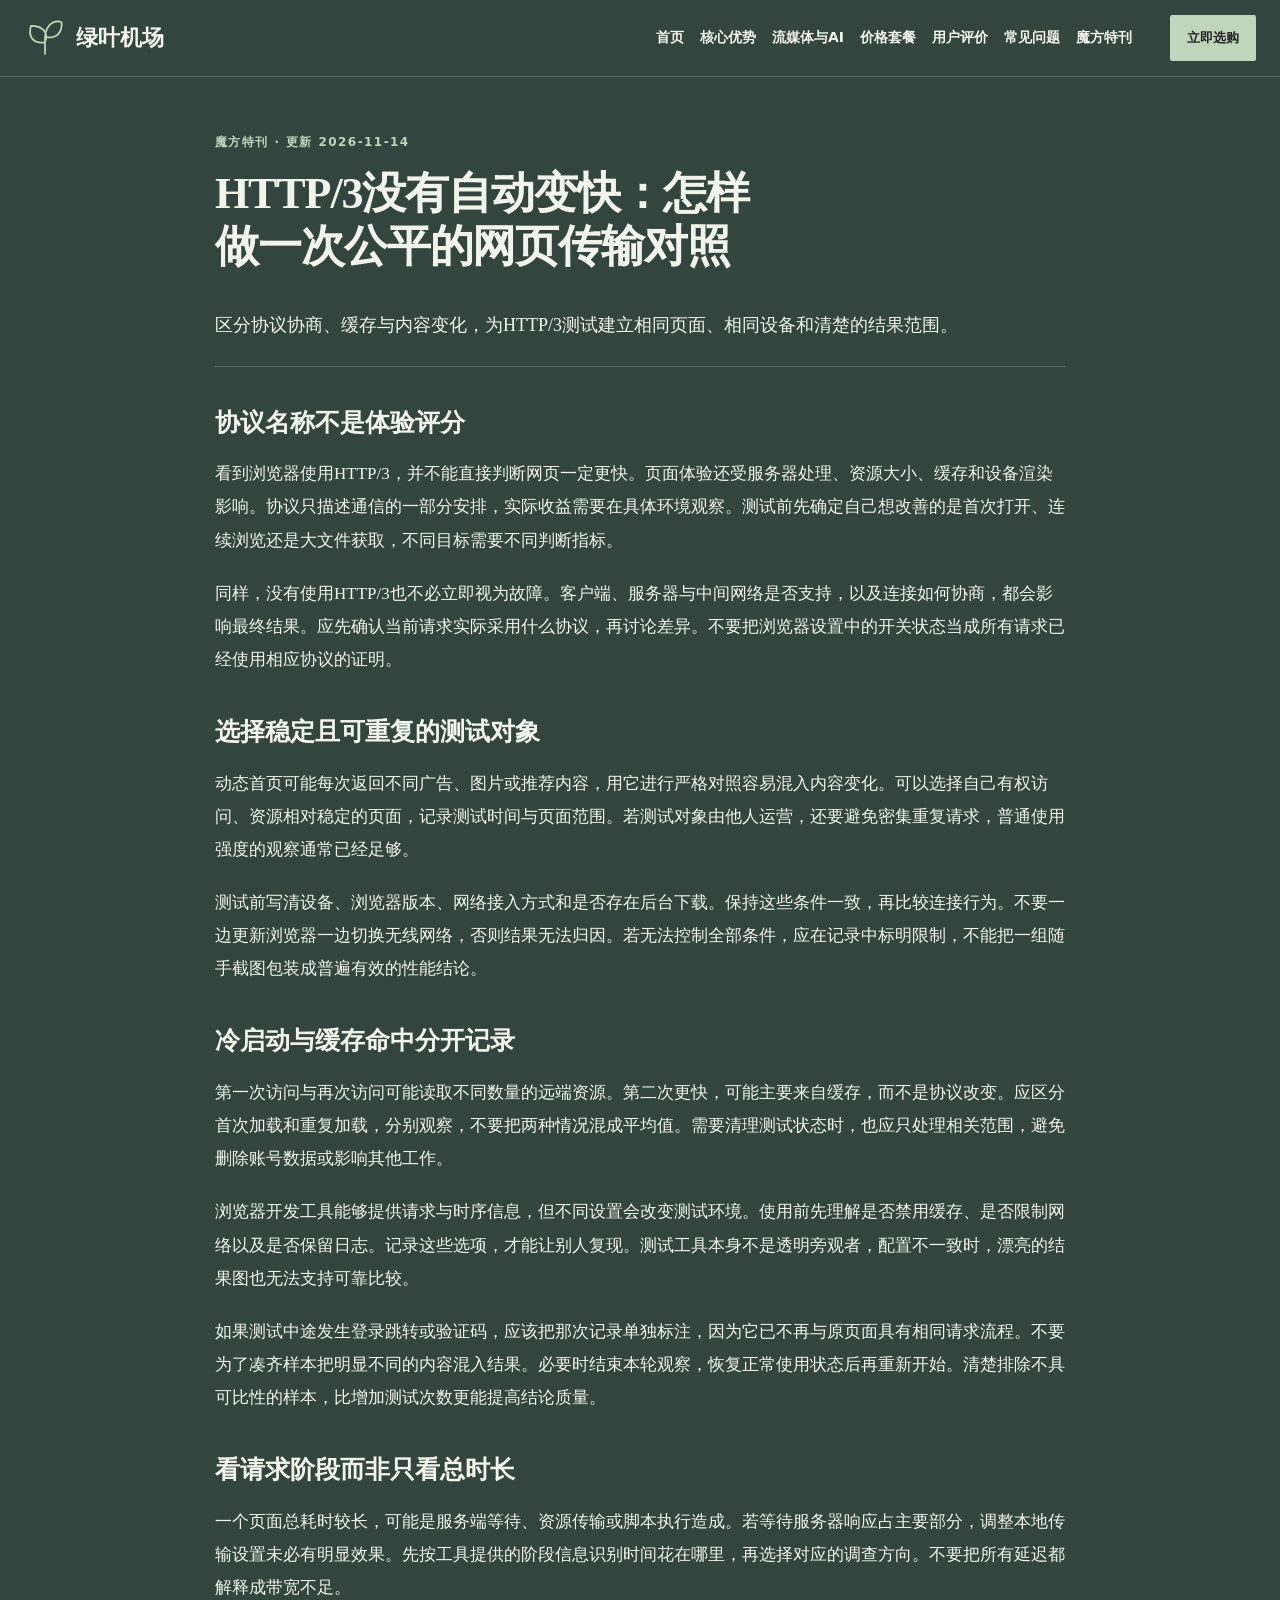
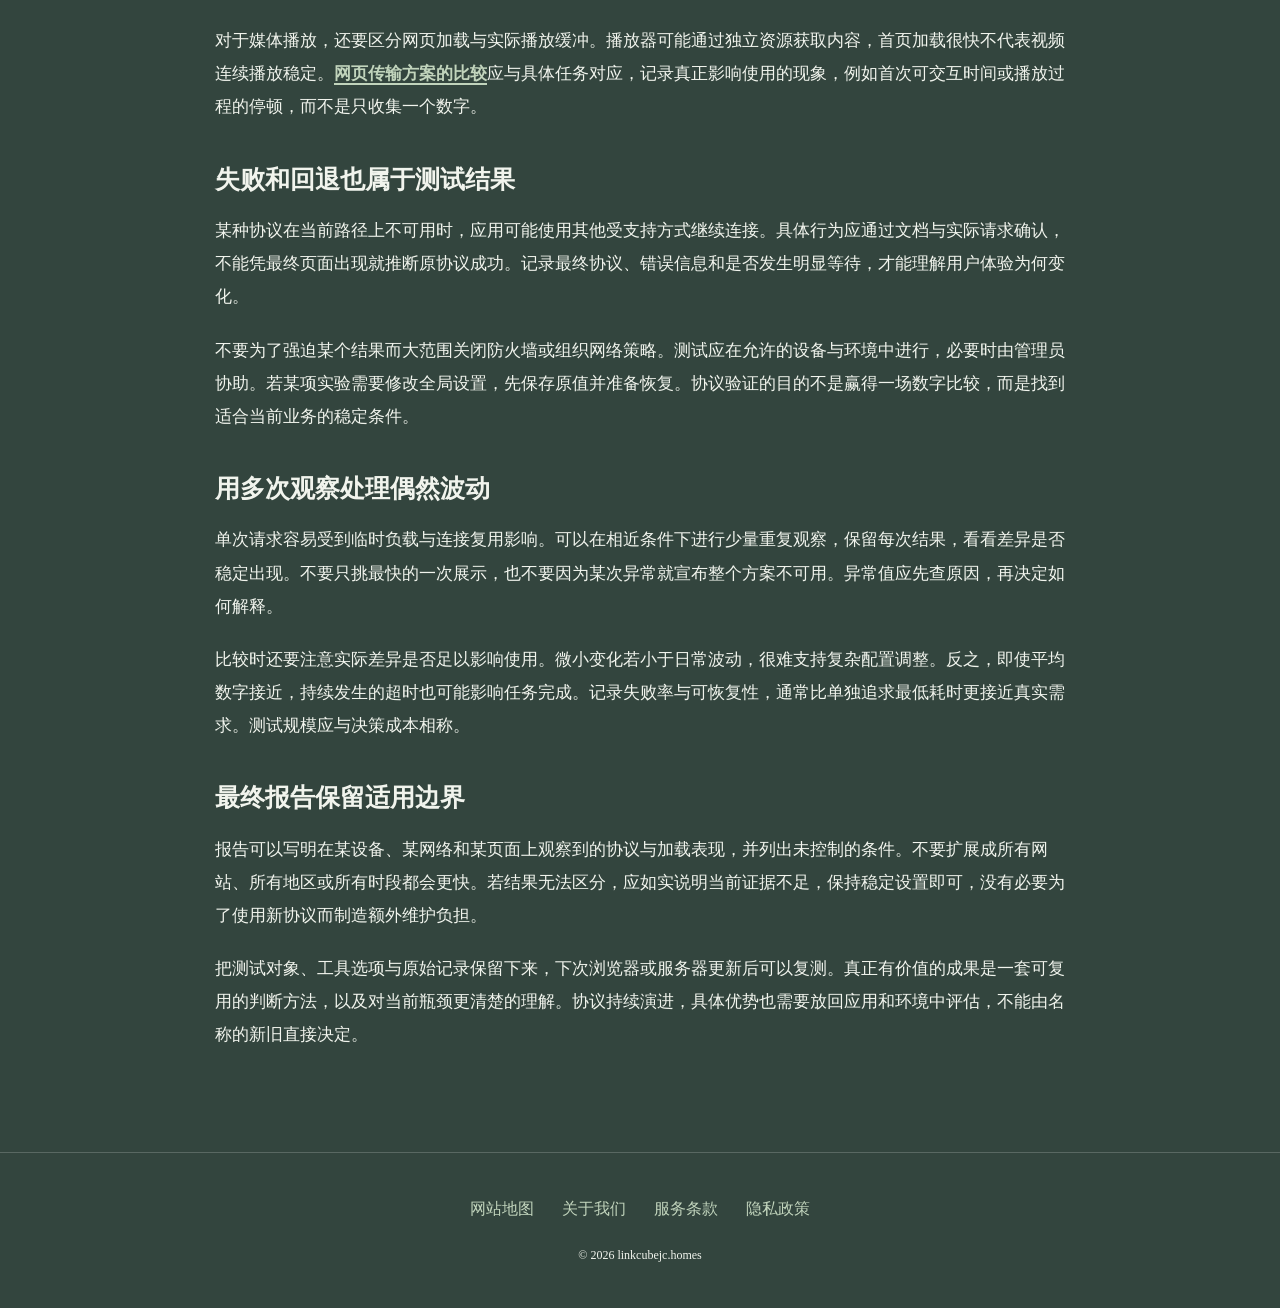
<file: linkcube-quic-http3-streaming-benchmark.html>
<!DOCTYPE html>
<html lang="zh-CN"><head><meta charset="UTF-8"><meta name="viewport" content="width=device-width,initial-scale=1"><title>HTTP/3没有自动变快：怎样做一次公平的网页传输对照｜绿叶机场</title><meta name="description" content="区分协议协商、缓存与内容变化，为HTTP/3测试建立相同页面、相同设备和清楚的结果范围。"><meta name="keywords" content="绿叶机场,HTTP/3没有自动变快：怎样做一次公平的网页传输对照,协议名称不是体验评分,网络使用指南"><link rel="canonical" href="https://linkcubejc.homes/linkcube-quic-http3-streaming-benchmark.html"><meta property="og:type" content="article"><meta property="og:title" content="HTTP/3没有自动变快：怎样做一次公平的网页传输对照｜绿叶机场"><meta property="og:description" content="区分协议协商、缓存与内容变化，为HTTP/3测试建立相同页面、相同设备和清楚的结果范围。"><meta property="og:url" content="https://linkcubejc.homes/linkcube-quic-http3-streaming-benchmark.html"><meta property="og:image" content="https://linkcubejc.homes/share.png"><meta property="og:locale" content="zh_CN"><link rel="icon" href="favicon.svg" type="image/svg+xml"><link rel="stylesheet" href="style.css"><script defer src="menu.js"></script><script type="application/ld+json">{"@context": "https://schema.org", "@type": "Article", "name": "HTTP/3没有自动变快：怎样做一次公平的网页传输对照｜绿叶机场", "url": "https://linkcubejc.homes/linkcube-quic-http3-streaming-benchmark.html", "description": "区分协议协商、缓存与内容变化，为HTTP/3测试建立相同页面、相同设备和清楚的结果范围。", "inLanguage": "zh-CN", "headline": "HTTP/3没有自动变快：怎样做一次公平的网页传输对照｜绿叶机场", "dateModified": "2026-11-14", "image": "https://linkcubejc.homes/share.png"}</script></head><body class="site-13 hero-C review-1 faq-1 nav-2"><header class="site-header"><div class="nav-wrap"><a class="brand" href="index.html"><svg class="brand-mark" viewBox="0 0 48 48" aria-hidden="true"><path d="M24 42V23 M24 29C8 31 5 20 8 10C23 10 28 19 24 29Z M24 23C25 7 36 3 43 6C44 18 37 25 24 23Z" fill="none" stroke="currentColor" stroke-width="2" stroke-linecap="round" stroke-linejoin="round"/></svg><span>绿叶机场</span></a><nav id="site-menu" aria-label="主导航"><a href="index.html">首页</a><a href="index.html#features">核心优势</a><a href="index.html#streaming">流媒体与AI</a><a href="index.html#pricing">价格套餐</a><a href="index.html#testimonials">用户评价</a><a href="index.html#faq">常见问题</a><a href="cube-journal.html">魔方特刊</a></nav><div class="nav-actions"><a class="button compact" href="https://ww012.twilightaff.com/#/?code=A56DH1Af" target="_blank" rel="sponsored nofollow noopener">立即选购</a><button type="button" class="menu-toggle" aria-label="切换主导航菜单" aria-controls="site-menu" aria-expanded="false"><span></span><span></span></button></div></div></header><main class="site-main"><article class="article-page"><header><span class="eyebrow">魔方特刊 · 更新 2026-11-14</span><h1>HTTP/3没有自动变快：怎样做一次公平的网页传输对照</h1><p class="lead">区分协议协商、缓存与内容变化，为HTTP/3测试建立相同页面、相同设备和清楚的结果范围。</p></header><div class="article-body"><h2>协议名称不是体验评分</h2><p>看到浏览器使用HTTP/3，并不能直接判断网页一定更快。页面体验还受服务器处理、资源大小、缓存和设备渲染影响。协议只描述通信的一部分安排，实际收益需要在具体环境观察。测试前先确定自己想改善的是首次打开、连续浏览还是大文件获取，不同目标需要不同判断指标。</p><p>同样，没有使用HTTP/3也不必立即视为故障。客户端、服务器与中间网络是否支持，以及连接如何协商，都会影响最终结果。应先确认当前请求实际采用什么协议，再讨论差异。不要把浏览器设置中的开关状态当成所有请求已经使用相应协议的证明。</p><h2>选择稳定且可重复的测试对象</h2><p>动态首页可能每次返回不同广告、图片或推荐内容，用它进行严格对照容易混入内容变化。可以选择自己有权访问、资源相对稳定的页面，记录测试时间与页面范围。若测试对象由他人运营，还要避免密集重复请求，普通使用强度的观察通常已经足够。</p><p>测试前写清设备、浏览器版本、网络接入方式和是否存在后台下载。保持这些条件一致，再比较连接行为。不要一边更新浏览器一边切换无线网络，否则结果无法归因。若无法控制全部条件，应在记录中标明限制，不能把一组随手截图包装成普遍有效的性能结论。</p><h2>冷启动与缓存命中分开记录</h2><p>第一次访问与再次访问可能读取不同数量的远端资源。第二次更快，可能主要来自缓存，而不是协议改变。应区分首次加载和重复加载，分别观察，不要把两种情况混成平均值。需要清理测试状态时，也应只处理相关范围，避免删除账号数据或影响其他工作。</p><p>浏览器开发工具能够提供请求与时序信息，但不同设置会改变测试环境。使用前先理解是否禁用缓存、是否限制网络以及是否保留日志。记录这些选项，才能让别人复现。测试工具本身不是透明旁观者，配置不一致时，漂亮的结果图也无法支持可靠比较。</p><p>如果测试中途发生登录跳转或验证码，应该把那次记录单独标注，因为它已不再与原页面具有相同请求流程。不要为了凑齐样本把明显不同的内容混入结果。必要时结束本轮观察，恢复正常使用状态后再重新开始。清楚排除不具可比性的样本，比增加测试次数更能提高结论质量。</p><h2>看请求阶段而非只看总时长</h2><p>一个页面总耗时较长，可能是服务端等待、资源传输或脚本执行造成。若等待服务器响应占主要部分，调整本地传输设置未必有明显效果。先按工具提供的阶段信息识别时间花在哪里，再选择对应的调查方向。不要把所有延迟都解释成带宽不足。</p><p>对于媒体播放，还要区分网页加载与实际播放缓冲。播放器可能通过独立资源获取内容，首页加载很快不代表视频连续播放稳定。<a href="https://dajichang.mom/" target="_blank" rel="noopener">网页传输方案的比较</a>应与具体任务对应，记录真正影响使用的现象，例如首次可交互时间或播放过程的停顿，而不是只收集一个数字。</p><h2>失败和回退也属于测试结果</h2><p>某种协议在当前路径上不可用时，应用可能使用其他受支持方式继续连接。具体行为应通过文档与实际请求确认，不能凭最终页面出现就推断原协议成功。记录最终协议、错误信息和是否发生明显等待，才能理解用户体验为何变化。</p><p>不要为了强迫某个结果而大范围关闭防火墙或组织网络策略。测试应在允许的设备与环境中进行，必要时由管理员协助。若某项实验需要修改全局设置，先保存原值并准备恢复。协议验证的目的不是赢得一场数字比较，而是找到适合当前业务的稳定条件。</p><h2>用多次观察处理偶然波动</h2><p>单次请求容易受到临时负载与连接复用影响。可以在相近条件下进行少量重复观察，保留每次结果，看看差异是否稳定出现。不要只挑最快的一次展示，也不要因为某次异常就宣布整个方案不可用。异常值应先查原因，再决定如何解释。</p><p>比较时还要注意实际差异是否足以影响使用。微小变化若小于日常波动，很难支持复杂配置调整。反之，即使平均数字接近，持续发生的超时也可能影响任务完成。记录失败率与可恢复性，通常比单独追求最低耗时更接近真实需求。测试规模应与决策成本相称。</p><h2>最终报告保留适用边界</h2><p>报告可以写明在某设备、某网络和某页面上观察到的协议与加载表现，并列出未控制的条件。不要扩展成所有网站、所有地区或所有时段都会更快。若结果无法区分，应如实说明当前证据不足，保持稳定设置即可，没有必要为了使用新协议而制造额外维护负担。</p><p>把测试对象、工具选项与原始记录保留下来，下次浏览器或服务器更新后可以复测。真正有价值的成果是一套可复用的判断方法，以及对当前瓶颈更清楚的理解。协议持续演进，具体优势也需要放回应用和环境中评估，不能由名称的新旧直接决定。</p></div></article></main><footer class="site-footer"><nav aria-label="页脚导航"><a href="sitemap.html">网站地图</a><a href="about.html">关于我们</a><a href="terms.html">服务条款</a><a href="privacy.html">隐私政策</a></nav><p>© 2026 linkcubejc.homes</p></footer></body></html>
</file>
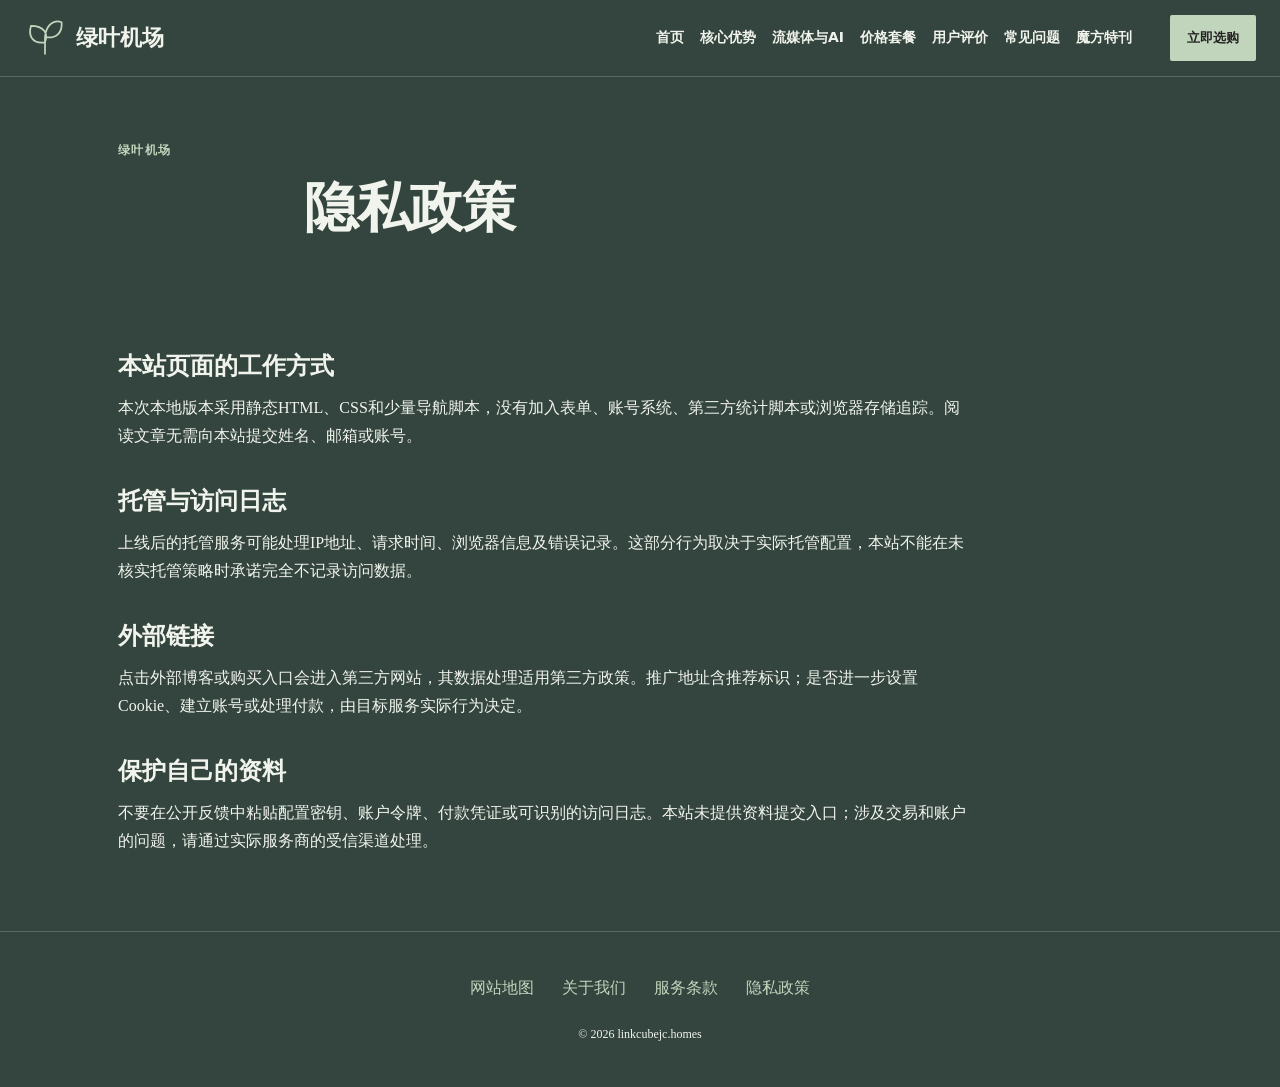
<file: privacy.html>
<!DOCTYPE html>
<html lang="zh-CN"><head><meta charset="UTF-8"><meta name="viewport" content="width=device-width,initial-scale=1"><title>隐私政策｜绿叶机场·魔方特刊</title><meta name="description" content="魔方特刊的隐私政策：说明绿叶机场资料整理、内容使用与第三方服务边界。"><meta name="keywords" content="绿叶机场,隐私政策,魔方特刊,网络使用指南"><link rel="canonical" href="https://linkcubejc.homes/privacy.html"><meta property="og:type" content="website"><meta property="og:title" content="隐私政策｜绿叶机场·魔方特刊"><meta property="og:description" content="魔方特刊的隐私政策：说明绿叶机场资料整理、内容使用与第三方服务边界。"><meta property="og:url" content="https://linkcubejc.homes/privacy.html"><meta property="og:image" content="https://linkcubejc.homes/share.png"><meta property="og:locale" content="zh_CN"><link rel="icon" href="favicon.svg" type="image/svg+xml"><link rel="stylesheet" href="style.css"><script defer src="menu.js"></script><script type="application/ld+json">{"@context": "https://schema.org", "@type": "WebPage", "name": "隐私政策｜绿叶机场·魔方特刊", "url": "https://linkcubejc.homes/privacy.html", "description": "魔方特刊的隐私政策：说明绿叶机场资料整理、内容使用与第三方服务边界。", "inLanguage": "zh-CN"}</script></head><body class="site-13 hero-C review-1 faq-1 nav-2"><header class="site-header"><div class="nav-wrap"><a class="brand" href="index.html"><svg class="brand-mark" viewBox="0 0 48 48" aria-hidden="true"><path d="M24 42V23 M24 29C8 31 5 20 8 10C23 10 28 19 24 29Z M24 23C25 7 36 3 43 6C44 18 37 25 24 23Z" fill="none" stroke="currentColor" stroke-width="2" stroke-linecap="round" stroke-linejoin="round"/></svg><span>绿叶机场</span></a><nav id="site-menu" aria-label="主导航"><a href="index.html">首页</a><a href="index.html#features">核心优势</a><a href="index.html#streaming">流媒体与AI</a><a href="index.html#pricing">价格套餐</a><a href="index.html#testimonials">用户评价</a><a href="index.html#faq">常见问题</a><a href="cube-journal.html">魔方特刊</a></nav><div class="nav-actions"><a class="button compact" href="https://ww012.twilightaff.com/#/?code=A56DH1Af" target="_blank" rel="sponsored nofollow noopener">立即选购</a><button type="button" class="menu-toggle" aria-label="切换主导航菜单" aria-controls="site-menu" aria-expanded="false"><span></span><span></span></button></div></div></header><main class="site-main"><header class="page-heading"><span class="eyebrow">绿叶机场</span><h1>隐私政策</h1></header><div class="prose"><h2>本站页面的工作方式</h2><p>本次本地版本采用静态HTML、CSS和少量导航脚本，没有加入表单、账号系统、第三方统计脚本或浏览器存储追踪。阅读文章无需向本站提交姓名、邮箱或账号。</p><h2>托管与访问日志</h2><p>上线后的托管服务可能处理IP地址、请求时间、浏览器信息及错误记录。这部分行为取决于实际托管配置，本站不能在未核实托管策略时承诺完全不记录访问数据。</p><h2>外部链接</h2><p>点击外部博客或购买入口会进入第三方网站，其数据处理适用第三方政策。推广地址含推荐标识；是否进一步设置Cookie、建立账号或处理付款，由目标服务实际行为决定。</p><h2>保护自己的资料</h2><p>不要在公开反馈中粘贴配置密钥、账户令牌、付款凭证或可识别的访问日志。本站未提供资料提交入口；涉及交易和账户的问题，请通过实际服务商的受信渠道处理。</p></div></main><footer class="site-footer"><nav aria-label="页脚导航"><a href="sitemap.html">网站地图</a><a href="about.html">关于我们</a><a href="terms.html">服务条款</a><a href="privacy.html">隐私政策</a></nav><p>© 2026 linkcubejc.homes</p></footer></body></html>
</file>
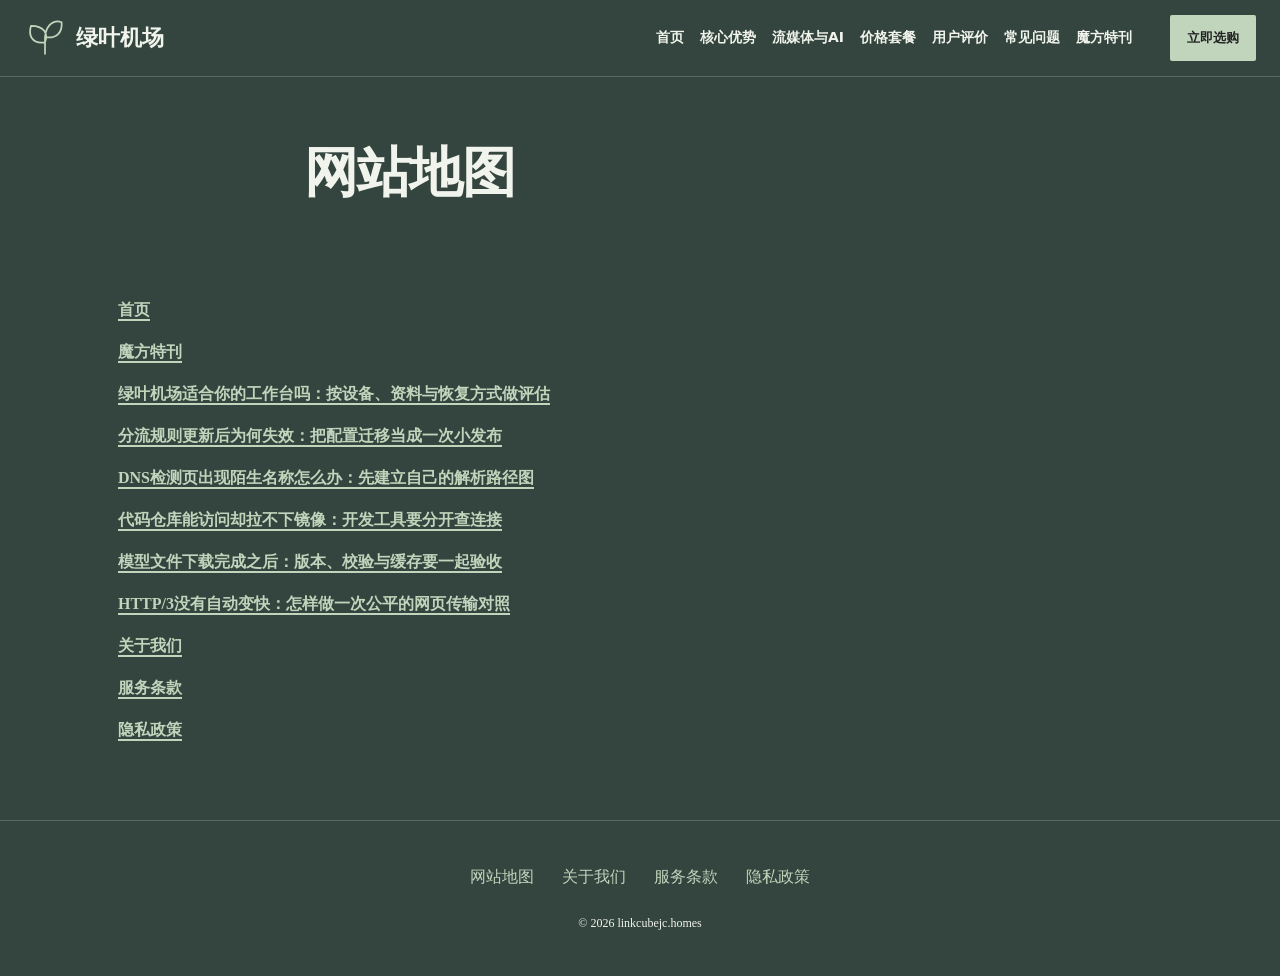
<file: sitemap.html>
<!DOCTYPE html>
<html lang="zh-CN"><head><meta charset="UTF-8"><meta name="viewport" content="width=device-width,initial-scale=1"><title>网站地图｜绿叶机场·魔方特刊</title><meta name="description" content="魔方特刊及绿叶机场资料站的首页、六篇专题文章与辅助说明入口。"><meta name="keywords" content="绿叶机场,网站地图,魔方特刊,网络使用指南"><link rel="canonical" href="https://linkcubejc.homes/sitemap.html"><meta property="og:type" content="website"><meta property="og:title" content="网站地图｜绿叶机场·魔方特刊"><meta property="og:description" content="魔方特刊及绿叶机场资料站的首页、六篇专题文章与辅助说明入口。"><meta property="og:url" content="https://linkcubejc.homes/sitemap.html"><meta property="og:image" content="https://linkcubejc.homes/share.png"><meta property="og:locale" content="zh_CN"><link rel="icon" href="favicon.svg" type="image/svg+xml"><link rel="stylesheet" href="style.css"><script defer src="menu.js"></script><script type="application/ld+json">{"@context": "https://schema.org", "@type": "WebPage", "name": "网站地图｜绿叶机场·魔方特刊", "url": "https://linkcubejc.homes/sitemap.html", "description": "魔方特刊及绿叶机场资料站的首页、六篇专题文章与辅助说明入口。", "inLanguage": "zh-CN"}</script></head><body class="site-13 hero-C review-1 faq-1 nav-2"><header class="site-header"><div class="nav-wrap"><a class="brand" href="index.html"><svg class="brand-mark" viewBox="0 0 48 48" aria-hidden="true"><path d="M24 42V23 M24 29C8 31 5 20 8 10C23 10 28 19 24 29Z M24 23C25 7 36 3 43 6C44 18 37 25 24 23Z" fill="none" stroke="currentColor" stroke-width="2" stroke-linecap="round" stroke-linejoin="round"/></svg><span>绿叶机场</span></a><nav id="site-menu" aria-label="主导航"><a href="index.html">首页</a><a href="index.html#features">核心优势</a><a href="index.html#streaming">流媒体与AI</a><a href="index.html#pricing">价格套餐</a><a href="index.html#testimonials">用户评价</a><a href="index.html#faq">常见问题</a><a href="cube-journal.html">魔方特刊</a></nav><div class="nav-actions"><a class="button compact" href="https://ww012.twilightaff.com/#/?code=A56DH1Af" target="_blank" rel="sponsored nofollow noopener">立即选购</a><button type="button" class="menu-toggle" aria-label="切换主导航菜单" aria-controls="site-menu" aria-expanded="false"><span></span><span></span></button></div></div></header><main class="site-main"><header class="page-heading"><h1>网站地图</h1></header><div class="prose"><ul class="map-links"><li><a href="index.html">首页</a></li><li><a href="cube-journal.html">魔方特刊</a></li><li><a href="linkcube-bgp-anycast-multi-path-routing.html">绿叶机场适合你的工作台吗：按设备、资料与恢复方式做评估</a></li><li><a href="linkcube-clash-singbox-rule-automation.html">分流规则更新后为何失效：把配置迁移当成一次小发布</a></li><li><a href="linkcube-dns-leak-prevention-doh-dot.html">DNS检测页出现陌生名称怎么办：先建立自己的解析路径图</a></li><li><a href="linkcube-docker-github-dev-acceleration.html">代码仓库能访问却拉不下镜像：开发工具要分开查连接</a></li><li><a href="linkcube-huggingface-ai-model-weights.html">模型文件下载完成之后：版本、校验与缓存要一起验收</a></li><li><a href="linkcube-quic-http3-streaming-benchmark.html">HTTP/3没有自动变快：怎样做一次公平的网页传输对照</a></li><li><a href="about.html">关于我们</a></li><li><a href="terms.html">服务条款</a></li><li><a href="privacy.html">隐私政策</a></li></ul></div></main><footer class="site-footer"><nav aria-label="页脚导航"><a href="sitemap.html">网站地图</a><a href="about.html">关于我们</a><a href="terms.html">服务条款</a><a href="privacy.html">隐私政策</a></nav><p>© 2026 linkcubejc.homes</p></footer></body></html>
</file>
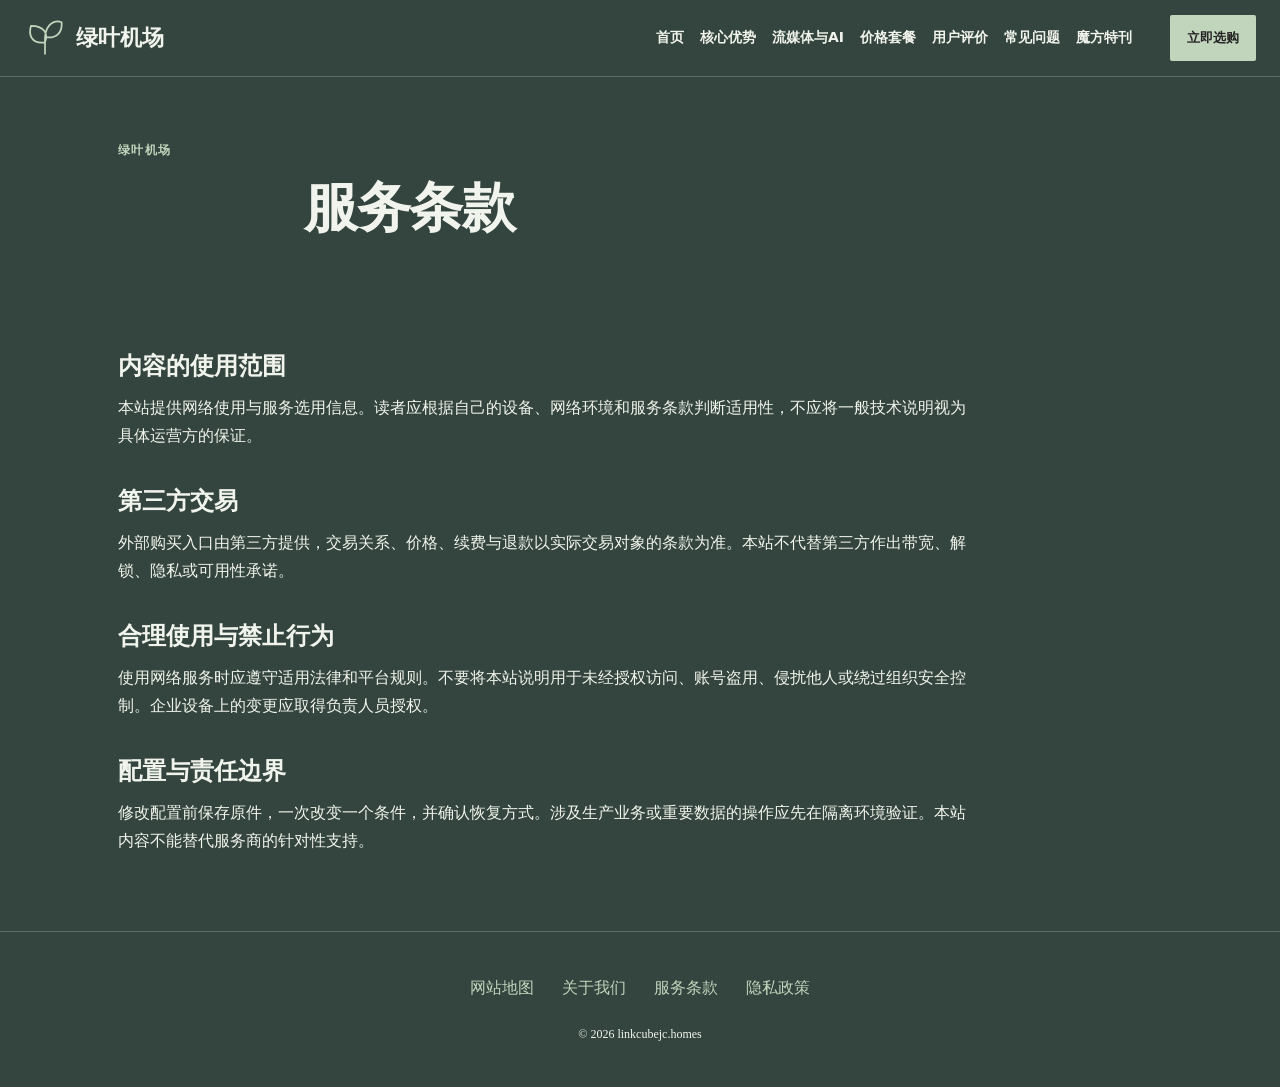
<file: terms.html>
<!DOCTYPE html>
<html lang="zh-CN"><head><meta charset="UTF-8"><meta name="viewport" content="width=device-width,initial-scale=1"><title>服务条款｜绿叶机场·魔方特刊</title><meta name="description" content="魔方特刊的服务条款：说明绿叶机场资料整理、内容使用与第三方服务边界。"><meta name="keywords" content="绿叶机场,服务条款,魔方特刊,网络使用指南"><link rel="canonical" href="https://linkcubejc.homes/terms.html"><meta property="og:type" content="website"><meta property="og:title" content="服务条款｜绿叶机场·魔方特刊"><meta property="og:description" content="魔方特刊的服务条款：说明绿叶机场资料整理、内容使用与第三方服务边界。"><meta property="og:url" content="https://linkcubejc.homes/terms.html"><meta property="og:image" content="https://linkcubejc.homes/share.png"><meta property="og:locale" content="zh_CN"><link rel="icon" href="favicon.svg" type="image/svg+xml"><link rel="stylesheet" href="style.css"><script defer src="menu.js"></script><script type="application/ld+json">{"@context": "https://schema.org", "@type": "WebPage", "name": "服务条款｜绿叶机场·魔方特刊", "url": "https://linkcubejc.homes/terms.html", "description": "魔方特刊的服务条款：说明绿叶机场资料整理、内容使用与第三方服务边界。", "inLanguage": "zh-CN"}</script></head><body class="site-13 hero-C review-1 faq-1 nav-2"><header class="site-header"><div class="nav-wrap"><a class="brand" href="index.html"><svg class="brand-mark" viewBox="0 0 48 48" aria-hidden="true"><path d="M24 42V23 M24 29C8 31 5 20 8 10C23 10 28 19 24 29Z M24 23C25 7 36 3 43 6C44 18 37 25 24 23Z" fill="none" stroke="currentColor" stroke-width="2" stroke-linecap="round" stroke-linejoin="round"/></svg><span>绿叶机场</span></a><nav id="site-menu" aria-label="主导航"><a href="index.html">首页</a><a href="index.html#features">核心优势</a><a href="index.html#streaming">流媒体与AI</a><a href="index.html#pricing">价格套餐</a><a href="index.html#testimonials">用户评价</a><a href="index.html#faq">常见问题</a><a href="cube-journal.html">魔方特刊</a></nav><div class="nav-actions"><a class="button compact" href="https://ww012.twilightaff.com/#/?code=A56DH1Af" target="_blank" rel="sponsored nofollow noopener">立即选购</a><button type="button" class="menu-toggle" aria-label="切换主导航菜单" aria-controls="site-menu" aria-expanded="false"><span></span><span></span></button></div></div></header><main class="site-main"><header class="page-heading"><span class="eyebrow">绿叶机场</span><h1>服务条款</h1></header><div class="prose"><h2>内容的使用范围</h2><p>本站提供网络使用与服务选用信息。读者应根据自己的设备、网络环境和服务条款判断适用性，不应将一般技术说明视为具体运营方的保证。</p><h2>第三方交易</h2><p>外部购买入口由第三方提供，交易关系、价格、续费与退款以实际交易对象的条款为准。本站不代替第三方作出带宽、解锁、隐私或可用性承诺。</p><h2>合理使用与禁止行为</h2><p>使用网络服务时应遵守适用法律和平台规则。不要将本站说明用于未经授权访问、账号盗用、侵扰他人或绕过组织安全控制。企业设备上的变更应取得负责人员授权。</p><h2>配置与责任边界</h2><p>修改配置前保存原件，一次改变一个条件，并确认恢复方式。涉及生产业务或重要数据的操作应先在隔离环境验证。本站内容不能替代服务商的针对性支持。</p></div></main><footer class="site-footer"><nav aria-label="页脚导航"><a href="sitemap.html">网站地图</a><a href="about.html">关于我们</a><a href="terms.html">服务条款</a><a href="privacy.html">隐私政策</a></nav><p>© 2026 linkcubejc.homes</p></footer></body></html>
</file>
<file: style.css>
:root{--bg:#33453e;--ink:#f1f4ed;--accent:#c1d4bc;--panel:#ffffff09;--line:#ffffff30;--button-ink:#242424;--font:Georgia,"Noto Serif SC","Songti SC",SimSun,serif;--width:1100px;--radius:2px;}
*{box-sizing:border-box}html{scroll-behavior:smooth}body{margin:0;background:var(--bg);color:var(--ink);font-family:var(--font);line-height:1.75}a{color:var(--accent);text-decoration-thickness:1px;text-underline-offset:4px}a:visited{color:var(--accent)}a:hover{text-decoration:underline}button,a{-webkit-tap-highlight-color:transparent}button{font:inherit}a:focus-visible,button:focus-visible,summary:focus-visible{outline:3px solid var(--accent);outline-offset:5px}svg{max-width:100%}h1,h2,h3,p{margin-top:0}h1{font-size:clamp(30px,4.2vw,58px);line-height:1.2;letter-spacing:-.025em;max-width:19ch}h2{font-size:clamp(25px,3vw,38px);line-height:1.3;margin-bottom:12px}h3{font-size:19px;line-height:1.5}p{overflow-wrap:anywhere}img{max-width:100%;height:auto}.site-header{position:sticky;top:0;z-index:20;background:var(--bg);border-bottom:1px solid var(--line)}.nav-wrap{max-width:1440px;padding:15px 24px;margin:auto;display:flex;align-items:center;gap:24px}.brand{color:var(--ink)!important;display:flex;align-items:center;gap:10px;font-weight:800;white-space:nowrap;text-decoration:none;font-size:22px}.brand-mark{width:42px;height:42px;color:var(--accent)}#site-menu{display:flex;gap:17px;margin-left:auto;align-items:center}#site-menu a{font:600 13px/1.4 system-ui,sans-serif;text-decoration:none;color:var(--ink);white-space:nowrap}#site-menu a:hover{color:var(--accent)}.nav-actions{display:flex;align-items:center;gap:10px;margin-left:auto}.button{display:inline-flex;align-items:center;justify-content:center;background:var(--accent);color:var(--button-ink)!important;padding:13px 24px;border-radius:var(--radius);font:700 15px/1.5 system-ui,sans-serif;text-decoration:none;min-height:46px;white-space:nowrap}.button:hover{filter:brightness(.94);text-decoration:none}.compact{font-size:13px;padding:10px 17px}.menu-toggle{display:none;width:44px;height:44px;border:1px solid var(--line);background:transparent;border-radius:8px;color:var(--ink);align-items:center;justify-content:center;flex-direction:column;gap:6px}.menu-toggle span{display:block;width:20px;height:2px;background:currentColor}.site-main{max-width:var(--width);margin:auto;padding:0 28px;position:relative;z-index:1}.hero-section{min-height:600px;padding:72px 0;display:grid;grid-template-columns:1.1fr .9fr;gap:52px;align-items:center}.hero-intro{font-size:18px;max-width:40em}.eyebrow{display:block;color:var(--accent);font:700 12px/1.6 system-ui,sans-serif;letter-spacing:.12em;margin-bottom:16px}.hero-actions{display:flex;gap:24px;align-items:center;flex-wrap:wrap;margin-top:30px}.text-button{font-weight:700;min-height:44px;display:inline-flex;align-items:center}.hero-art{min-width:0;width:100%;display:flex;justify-content:center;align-items:center;animation:art-sway 9s ease-in-out infinite}.hero-art>svg{width:100%;height:auto!important;aspect-ratio:13/11;max-height:460px!important}.hero-A .hero-art{grid-column:1;grid-row:1}.hero-A .hero-copy{grid-column:2}.hero-C .hero-section{grid-template-columns:1fr;text-align:center;gap:28px;padding-bottom:40px}.hero-C h1,.hero-C .hero-intro{margin-left:auto;margin-right:auto}.hero-C .hero-actions{justify-content:center}.hero-C .hero-art{width:min(660px,100%);margin:auto}.hero-D .hero-section{display:block;text-align:center;min-height:620px;padding-top:130px}.hero-D h1,.hero-D .hero-intro{margin-left:auto;margin-right:auto}.hero-D .hero-actions{justify-content:center}.hero-D .hero-section>.hero-art{display:none}.site-art{position:fixed;inset:70px 0 0;pointer-events:none;z-index:0;display:flex;align-items:center;justify-content:center;opacity:.15;animation:art-sway 12s ease-in-out infinite}.site-art>svg{width:85vw;height:80vh!important;max-height:none!important}.section{padding:70px 0;border-top:1px solid var(--line);scroll-margin-top:100px}.section-heading{margin-bottom:32px}.section-intro{max-width:750px;margin-bottom:26px}.features{display:grid;gap:24px}.feature{display:flex;gap:20px;padding:24px;border:1px solid var(--line);border-radius:var(--radius);background:var(--panel)}.feature>svg{width:46px;height:46px;flex-shrink:0;color:var(--accent)}.feature p{margin-bottom:0}.features.tiles{grid-template-columns:repeat(2,minmax(0,1fr))}.features.rail{grid-template-columns:repeat(4,minmax(0,1fr))}.features.rail .feature{display:block;padding:22px 18px}.features.rail .feature svg{margin-bottom:14px}.features.list .feature{border-width:0 0 1px;border-radius:0;background:transparent}.features.list{grid-template-columns:1fr}.features.list .feature>div{display:grid;grid-template-columns:220px 1fr;gap:28px}.use-cases{display:grid;gap:24px}.use-cases.columns{grid-template-columns:repeat(3,minmax(0,1fr))}.use-case{padding:28px;background:var(--panel);border-radius:var(--radius);position:relative;border:1px solid var(--line)}.use-cases.rows .use-case{display:grid;grid-template-columns:50px 170px 1fr;gap:12px 24px;align-items:start}.use-cases.rows .use-case>p:not(.platforms),.use-cases.rows .status{grid-column:3}.use-cases.steps .use-case:nth-child(2){margin-left:7%}.use-cases.steps .use-case:nth-child(3){margin-left:14%}.item-no,.review-mark{color:var(--accent);font-size:26px;font-weight:700}.platforms{font-size:14px;color:var(--accent)}.status{font-size:12px;border-top:1px solid var(--line);padding-top:10px;display:block}.plans{display:grid;gap:22px}.plans.cards{grid-template-columns:repeat(3,minmax(0,1fr))}.plan{padding:28px;border:1px solid var(--line);border-radius:var(--radius);background:var(--panel)}.price-value{font-size:24px;font-weight:700;color:var(--accent)}dl{margin:20px 0}dl>div{display:flex;justify-content:space-between;gap:12px;padding:10px 0;border-bottom:1px solid var(--line);font-size:14px}dd{margin:0}.plans.table .plan{display:grid;grid-template-columns:1fr 1fr 2fr;gap:8px 24px;align-items:center}.plans.table .plan>h3{grid-column:1}.plans.table .price-value{grid-column:2;grid-row:1/3}.plans.table dl{grid-column:3;grid-row:1/4;margin:0}.plans.table .small{grid-column:1/3}.small{font-size:12px;opacity:.8}.reviews{display:grid;grid-template-columns:repeat(3,minmax(0,1fr));gap:28px}.review{padding:28px 0;border-top:3px solid var(--accent)}.review h3{margin-top:16px}.faq-list{max-width:900px}.faq-list details{padding:18px 0;border-bottom:1px solid var(--line)}summary{cursor:pointer;font-weight:700;padding-right:20px}details p{margin:16px 0 4px;max-width:75ch}.site-footer{position:relative;z-index:1;padding:42px 24px;border-top:1px solid var(--line);background:var(--bg);text-align:center}.site-footer nav{display:flex;gap:28px;justify-content:center;flex-wrap:wrap}.site-footer p{font-size:12px;margin:22px 0 0}.page-heading{padding:64px 0 38px}.page-heading h1{max-width:25ch}.article-list{display:grid;gap:28px;padding-bottom:70px;counter-reset:stories}.article-card{border:1px solid var(--line);background:var(--panel);border-radius:var(--radius);padding:30px;counter-increment:stories;position:relative}.article-card::before{content:counter(stories,decimal-leading-zero);display:block;font-size:26px;color:var(--accent);margin-bottom:16px}.article-card h2{font-size:23px}.article-card p{margin-bottom:20px}.article-list.split{grid-template-columns:repeat(2,minmax(0,1fr))}.article-list.stack{grid-template-columns:1fr}.article-list.stack .article-card{display:grid;grid-template-columns:64px 1fr 1fr;gap:20px}.article-list.stack .article-card a{grid-column:2}.article-list.mosaic{grid-template-columns:repeat(3,minmax(0,1fr))}.article-list.mosaic .article-card:first-child{grid-column:span 2}.article-page{max-width:850px;margin:auto;padding:56px 0 80px}.article-page h1{max-width:100%;font-size:clamp(28px,3.5vw,44px)}.article-page .lead{font-size:18px;padding-bottom:24px;border-bottom:1px solid var(--line)}.article-body h2{font-size:25px;margin:40px 0 18px}.article-body p{font-size:17px;line-height:1.95;margin-bottom:20px}.article-body a,.article-body a:visited{color:var(--accent);font-weight:700}.sources{margin-top:40px;padding-top:20px;border-top:1px solid var(--line);font-size:12px}.sources p{overflow-wrap:anywhere}.prose{max-width:850px;padding-bottom:60px}.prose h2{font-size:24px;margin-top:36px}.map-links{list-style:none;padding:0;display:grid;gap:14px}.site-0 .section-heading,.site-6 .section-heading,.site-12 .section-heading{border-left:5px solid var(--accent);padding-left:22px}.site-1 .section-heading,.site-7 .section-heading,.site-13 .section-heading{text-align:center}.site-2 .section-heading,.site-8 .section-heading,.site-14 .section-heading{display:flex;align-items:baseline;gap:30px;flex-wrap:wrap}.site-3 .section,.site-9 .section,.site-15 .section{border-top-width:3px}.site-4 .feature,.site-10 .feature,.site-16 .feature{border-inline-start:5px solid var(--accent)}.site-5 .use-case,.site-11 .use-case,.site-17 .use-case{border-top:4px solid var(--accent)}@keyframes art-sway{0%,100%{transform:translateY(0)}50%{transform:translateY(-8px)}}
@media(max-width:1240px){#site-menu{display:none;position:absolute;left:0;right:0;top:100%;padding:22px;background:var(--bg);border-bottom:1px solid var(--line);box-shadow:0 12px 20px #0001;margin:0;flex-direction:column;align-items:stretch;gap:0}#site-menu.is-open{display:flex}#site-menu a{padding:12px}.menu-toggle{display:flex}.features.rail{grid-template-columns:repeat(2,minmax(0,1fr))}.nav-wrap{position:relative}.nav-actions{margin-left:auto}}
@media(max-width:768px){.site-main{padding:0 22px}.hero-section,.hero-A .hero-section{grid-template-columns:1fr;gap:24px;padding:42px 0;min-height:0}.hero-A .hero-copy,.hero-A .hero-art{grid-column:auto;grid-row:auto}.hero-A .hero-copy{order:0}.hero-A .hero-art{order:1}.hero-art>svg{max-height:340px!important}.hero-D .hero-section{padding:75px 0;min-height:520px}.hero-intro{font-size:16px}.hero-copy h1{max-width:21ch}.section{padding:48px 0}.features.tiles,.features.rail,.use-cases.columns,.plans.cards,.reviews,.article-list.split,.article-list.mosaic{grid-template-columns:1fr}.features.list .feature>div{display:block}.features.rail .feature{display:flex}.use-cases.rows .use-case{display:block}.use-cases.steps .use-case:nth-child(n){margin-left:0}.plans.table .plan{display:block}.article-list.mosaic .article-card:first-child{grid-column:auto}.article-list.stack .article-card{display:block}.page-heading{padding-top:40px}.article-page{padding-top:38px}.article-body p{font-size:16px}.nav-wrap{padding:12px 16px;gap:12px}.brand{font-size:19px;gap:7px}.brand-mark{width:32px;height:32px}.compact{padding:10px 12px;font-size:12px}.site-footer nav{gap:14px 24px}.site-art{opacity:.09}.section-heading{display:block!important}}
@media(max-width:360px){.site-main{padding:0 16px}.nav-wrap{padding:10px 12px}.brand-mark{width:28px}.brand{font-size:17px}.nav-actions{gap:7px}.compact{padding:9px}.menu-toggle{width:38px;height:40px}.hero-actions{gap:18px}.feature,.plan,.use-case,.article-card{padding:21px}.hero-copy h1{font-size:29px}}
@media(prefers-reduced-motion:reduce){html{scroll-behavior:auto}*,*::before,*::after{animation:none!important;transition:none!important}}

.review-1 .reviews{grid-template-columns:1fr}.review-1 .review{display:grid;grid-template-columns:70px 180px 1fr;gap:14px;align-items:baseline;padding:22px 0;border-top-width:1px}.review-1 .review h3{margin:0}.review-1 .review .small{grid-column:3}.review-2 .reviews{grid-template-columns:1.3fr 1fr}.review-2 .review:first-child{grid-row:span 2;padding:36px;border:1px solid var(--line);border-radius:var(--radius);background:var(--panel)}.faq-1 .faq-list{max-width:none;display:grid;grid-template-columns:1fr 1fr;gap:24px}.faq-1 details:last-child{grid-column:span 2}.faq-2 .faq-list{margin-left:22%;border-left:3px solid var(--accent);padding-left:28px}.site-0 .hero-section{grid-template-columns:1.25fr .75fr}.site-1 .hero-section{grid-template-columns:1.1fr 1fr}.site-4 .hero-section{gap:90px}.site-5 .hero-copy{border-left:3px solid var(--accent);padding-left:30px}.site-6 .hero-art{border:1px solid var(--line);border-radius:50%;padding:25px}.site-7 .hero-section{padding-top:52px}.site-7 .hero-art{max-width:520px}.site-9 h1{font-size:clamp(32px,4.8vw,65px)}.site-10 .hero-section{grid-template-columns:.8fr 1.2fr}.site-11 .hero-copy{max-width:900px;margin:auto}.site-13 .hero-art{max-width:570px}.site-14 .hero-copy{border-bottom:4px solid var(--accent);padding-bottom:32px}.site-15 h1{font-weight:500;letter-spacing:-.04em}.site-17 .hero-section{gap:80px}.site-art{opacity:.3}.hero-D .article-page,.hero-D .prose{background:color-mix(in srgb,var(--bg) 88%,transparent);padding:36px}.hero-D .hero-copy{position:relative}.hero-D .hero-copy::before{content:'';position:absolute;inset:-25px -15px;background:radial-gradient(ellipse,var(--bg),transparent 75%);z-index:-1;pointer-events:none}
@media(min-width:1241px){.nav-1 .nav-wrap{display:grid;grid-template-columns:1fr auto 1fr;gap:10px 30px}.nav-1 .brand{grid-column:2;grid-row:1;justify-content:center}.nav-1 .nav-actions{grid-column:3;grid-row:1}.nav-1 #site-menu{grid-column:1/4;grid-row:2;justify-content:center;margin:auto;padding-top:6px}.nav-1 .section{scroll-margin-top:160px}.nav-2 .nav-wrap{display:grid;grid-template-columns:auto 1fr auto;gap:10px 35px}.nav-2 .brand{grid-row:1/3}.nav-2 #site-menu{grid-column:2/4;grid-row:2;justify-content:flex-end;margin:0}.nav-2 .nav-actions{grid-column:3;grid-row:1}.nav-2 .section{scroll-margin-top:150px}}
@media(max-width:768px){.hero-section{grid-template-columns:1fr!important;gap:26px!important}.hero-copy{border-left:0!important;padding-left:0!important}.review-1 .review{display:block}.review-1 .review h3{margin:12px 0}.review-2 .reviews{grid-template-columns:1fr}.review-2 .review:first-child{grid-row:auto;padding:24px}.faq-1 .faq-list{grid-template-columns:1fr;gap:0}.faq-1 details:last-child{grid-column:auto}.faq-2 .faq-list{margin-left:0;padding-left:20px}.site-art{opacity:.22}.hero-D .article-page,.hero-D .prose{padding:26px 10px}}
.site-2 .site-art{opacity:.85}.site-12 .site-art{opacity:1}.site-12 .site-art path{opacity:.65}.site-16 .site-art{opacity:.6}@media(max-width:768px){.site-2 .site-art{opacity:.7}.site-12 .site-art{opacity:1}.site-16 .site-art{opacity:.5}}.site-5 .hero-art{position:relative}.site-5 .hero-art>svg:first-child{position:absolute;inset:0}.site-5 .coffee-mark{position:relative}.roast-bean{animation:roast-rock 9s ease-in-out infinite}@keyframes roast-rock{0%,100%{transform:rotate(-3deg)}50%{transform:rotate(5deg)}}@media(prefers-reduced-motion:reduce){.roast-bean{animation:none!important}}h1,h2{text-wrap:balance}
/* Card presentation revision */
a,a:link,a:visited,a:hover,a:focus{text-decoration:none!important}.features,.features.rail,.features.tiles,.features.list{display:grid;grid-template-columns:repeat(2,minmax(0,1fr));gap:24px}.features.list .feature>div{display:block}.feature,.features.rail .feature{display:block;padding:28px}.feature>svg{margin-bottom:16px}.use-cases,.use-cases.rows,.use-cases.steps,.use-cases.columns{display:grid;grid-template-columns:repeat(3,minmax(0,1fr));gap:24px}.use-cases.rows .use-case{display:block}.use-cases.steps .use-case:nth-child(n){margin-left:0}.plans,.plans.table,.plans.cards{grid-template-columns:repeat(3,minmax(0,1fr));align-items:stretch}.plans.table .plan,.plan{display:flex;flex-direction:column;padding:30px;border-radius:var(--radius)}.plan .price-value{font-size:40px;margin:16px 0}.price-value small{font-size:14px;font-weight:400}.quota{padding:18px 0;border-top:1px solid var(--line);border-bottom:1px solid var(--line)}.quota strong{font-size:28px}.plan ul{padding-left:19px;flex:1}.plan li{margin:14px 0}.reviews,.review-1 .reviews,.review-2 .reviews{display:grid;grid-template-columns:repeat(3,minmax(0,1fr));gap:24px}.review,.review-1 .review,.review-2 .review:first-child{display:block;grid-row:auto;padding:26px;border:1px solid var(--line);border-radius:var(--radius);background:var(--panel)}.faq-1 .faq-list{display:block}.faq-2 .faq-list{margin-left:0}.site-5 .hero-copy{border-left:0;padding-left:0}@media(max-width:768px){.features,.features.rail,.features.tiles,.features.list,.use-cases,.use-cases.rows,.use-cases.steps,.use-cases.columns,.plans,.plans.cards,.plans.table,.reviews,.review-1 .reviews,.review-2 .reviews{grid-template-columns:1fr}}

/* Final vertical cards, including the independent article index. */
.features,.features.rail,.features.tiles,.features.list{grid-template-columns:repeat(4,minmax(0,1fr));align-items:stretch}
.feature,.features.list .feature,.features.rail .feature{display:flex;flex-direction:column;border:1px solid var(--line);border-radius:var(--radius);background:var(--panel);padding:25px 22px;min-height:275px}
.features.list .feature>div{display:block}.feature p{font-size:15px}.feature>svg{margin:0 0 18px}.use-case{min-height:280px;display:flex!important;flex-direction:column}.use-case .platforms{margin-top:0}
.plan{min-height:430px}.plan ul{margin-bottom:0}.reviews .review{min-height:270px}.reviews .review .small{line-height:1.8}
.article-list,.article-list.split,.article-list.stack,.article-list.mosaic{grid-template-columns:repeat(3,minmax(0,1fr));align-items:stretch}
.article-list .article-card,.article-list.stack .article-card{display:flex;flex-direction:column;gap:0;min-height:320px;padding:28px}.article-list.mosaic .article-card:first-child{grid-column:auto}.article-card a{margin-top:auto;align-self:flex-start;padding:8px 0}.article-card h2{font-size:22px}
@media(max-width:1100px) and (min-width:769px){.features,.features.rail,.features.tiles,.features.list{grid-template-columns:repeat(2,minmax(0,1fr))}.article-list,.article-list.split,.article-list.stack,.article-list.mosaic{grid-template-columns:repeat(2,minmax(0,1fr))}.plan{padding:22px!important}.price-value{font-size:34px!important}}
@media(max-width:768px){.features,.features.rail,.features.tiles,.features.list,.article-list,.article-list.split,.article-list.stack,.article-list.mosaic{grid-template-columns:1fr}.feature,.features.list .feature,.features.rail .feature,.use-case,.reviews .review{min-height:0}.plan{min-height:400px}.article-list .article-card{min-height:265px}.hero-art{max-width:100%}.site-art{max-width:100vw}}

/* ==========================================================================
   Navigation Alignment, Article Hyperlinks & Clickable Cards Update
   ========================================================================== */

/* 1. Ensure CTA button and all menu items stay on the exact same row */
.site-header .nav-wrap,
.nav-0 .nav-wrap,
.nav-1 .nav-wrap,
.nav-2 .nav-wrap {
  display: flex !important;
  align-items: center !important;
  justify-content: flex-start !important;
  gap: 20px !important;
  flex-wrap: nowrap !important;
  grid-template-columns: none !important;
  grid-template-rows: none !important;
}

.site-header .brand,
.nav-0 .brand,
.nav-1 .brand,
.nav-2 .brand {
  flex-shrink: 0 !important;
  margin-right: auto !important;
  grid-column: auto !important;
  grid-row: auto !important;
}

.site-header #site-menu,
.nav-0 #site-menu,
.nav-1 #site-menu,
.nav-2 #site-menu {
  display: flex !important;
  align-items: center !important;
  gap: 16px !important;
  margin: 0 !important;
  padding: 0 !important;
  flex-shrink: 0 !important;
  grid-column: auto !important;
  grid-row: auto !important;
}

.site-header #site-menu a,
.nav-0 #site-menu a,
.nav-1 #site-menu a,
.nav-2 #site-menu a {
  white-space: nowrap !important;
  font-size: 14px !important;
}

.site-header .nav-actions,
.nav-0 .nav-actions,
.nav-1 .nav-actions,
.nav-2 .nav-actions {
  display: flex !important;
  align-items: center !important;
  gap: 12px !important;
  margin-left: 18px !important;
  flex-shrink: 0 !important;
  grid-column: auto !important;
  grid-row: auto !important;
}

.site-header .nav-actions .button,
.nav-0 .nav-actions .button,
.nav-1 .nav-actions .button,
.nav-2 .nav-actions .button {
  white-space: nowrap !important;
}

/* Responsive mobile drawer below 980px */
@media (max-width: 980px) {
  .site-header #site-menu,
  .nav-0 #site-menu,
  .nav-1 #site-menu,
  .nav-2 #site-menu {
    display: none !important;
    position: absolute !important;
    left: 0 !important;
    right: 0 !important;
    top: 100% !important;
    padding: 18px 24px !important;
    background: var(--bg) !important;
    border-bottom: 1px solid var(--line) !important;
    box-shadow: 0 12px 24px rgba(0, 0, 0, 0.15) !important;
    flex-direction: column !important;
    align-items: stretch !important;
    gap: 0 !important;
    z-index: 100 !important;
  }
  .site-header #site-menu.is-open,
  .nav-0 #site-menu.is-open,
  .nav-1 #site-menu.is-open,
  .nav-2 #site-menu.is-open {
    display: flex !important;
  }
  .site-header #site-menu a,
  .nav-0 #site-menu a,
  .nav-1 #site-menu a,
  .nav-2 #site-menu a {
    padding: 12px 0 !important;
    border-bottom: 1px solid var(--line) !important;
  }
  .site-header #site-menu a:last-child,
  .nav-0 #site-menu a:last-child,
  .nav-1 #site-menu a:last-child,
  .nav-2 #site-menu a:last-child {
    border-bottom: none !important;
  }
  .site-header .menu-toggle {
    display: flex !important;
  }
}

/* 2. Article & prose hyperlinks prominent colored styling */
.article-page a:not(.button):not(.brand),
.article-body a:not(.button):not(.brand),
.prose a:not(.button):not(.brand),
article a:not(.button):not(.brand) {
  color: var(--accent) !important;
  font-weight: 700 !important;
  text-decoration: underline !important;
  text-decoration-thickness: 2px !important;
  text-underline-offset: 4px !important;
  transition: opacity 0.2s ease !important;
}

.article-page a:not(.button):not(.brand):hover,
.article-body a:not(.button):not(.brand):hover,
.prose a:not(.button):not(.brand):hover,
article a:not(.button):not(.brand):hover {
  text-decoration: underline !important;
  opacity: 0.8 !important;
}

/* 3. Entire Article Card Clickable */
.article-list .article-card,
.article-card {
  position: relative !important;
  cursor: pointer !important;
  transition: transform 0.2s ease, box-shadow 0.2s ease, border-color 0.2s ease !important;
}

.article-list .article-card:hover,
.article-card:hover {
  transform: translateY(-4px) !important;
  box-shadow: 0 10px 24px rgba(0, 0, 0, 0.15) !important;
  border-color: var(--accent) !important;
}

.article-card a {
  color: var(--accent) !important;
  font-weight: 700 !important;
  position: static !important;
}

.article-card a::after {
  content: "" !important;
  position: absolute !important;
  inset: 0 !important;
  z-index: 2 !important;
  cursor: pointer !important;
}

/* 4. Pricing Plan Purchase Button */
.plan .button {
  width: 100% !important;
  margin-top: 24px !important;
  text-align: center !important;
  box-shadow: 0 4px 14px rgba(0, 0, 0, 0.12) !important;
  transition: transform 0.2s ease, filter 0.2s ease, box-shadow 0.2s ease !important;
}
.plan .button:hover {
  transform: translateY(-2px) !important;
  filter: brightness(0.92) !important;
  box-shadow: 0 6px 18px rgba(0, 0, 0, 0.18) !important;
}
</file>
<file: seo-guide.css>
.seo-plan-guide .seo-cost-form{display:grid;grid-template-columns:repeat(3,minmax(0,1fr));gap:1rem;margin:1.5rem 0}.seo-plan-guide label{display:grid;gap:.45rem;min-width:0}.seo-plan-guide input{width:100%;min-width:0;min-height:44px;padding:.7rem;border:1px solid currentColor;border-radius:8px;background:transparent;color:inherit;font:inherit}.seo-plan-guide button{cursor:pointer;min-height:44px;border:1px solid currentColor;font:inherit}.seo-plan-guide output{grid-column:1/-1;display:block;overflow-wrap:anywhere}.seo-reading a{text-decoration:underline;text-underline-offset:3px}.seo-reading li{margin:.7rem 0}#pricing .price-value{font-size:clamp(1.2rem,2vw,1.7rem);line-height:1.5}.hero-section h1{text-wrap:balance}#pricing,#plan-guide{scroll-margin-top:100px}@media(max-width:680px){.seo-plan-guide .seo-cost-form{grid-template-columns:1fr}}
</file>
